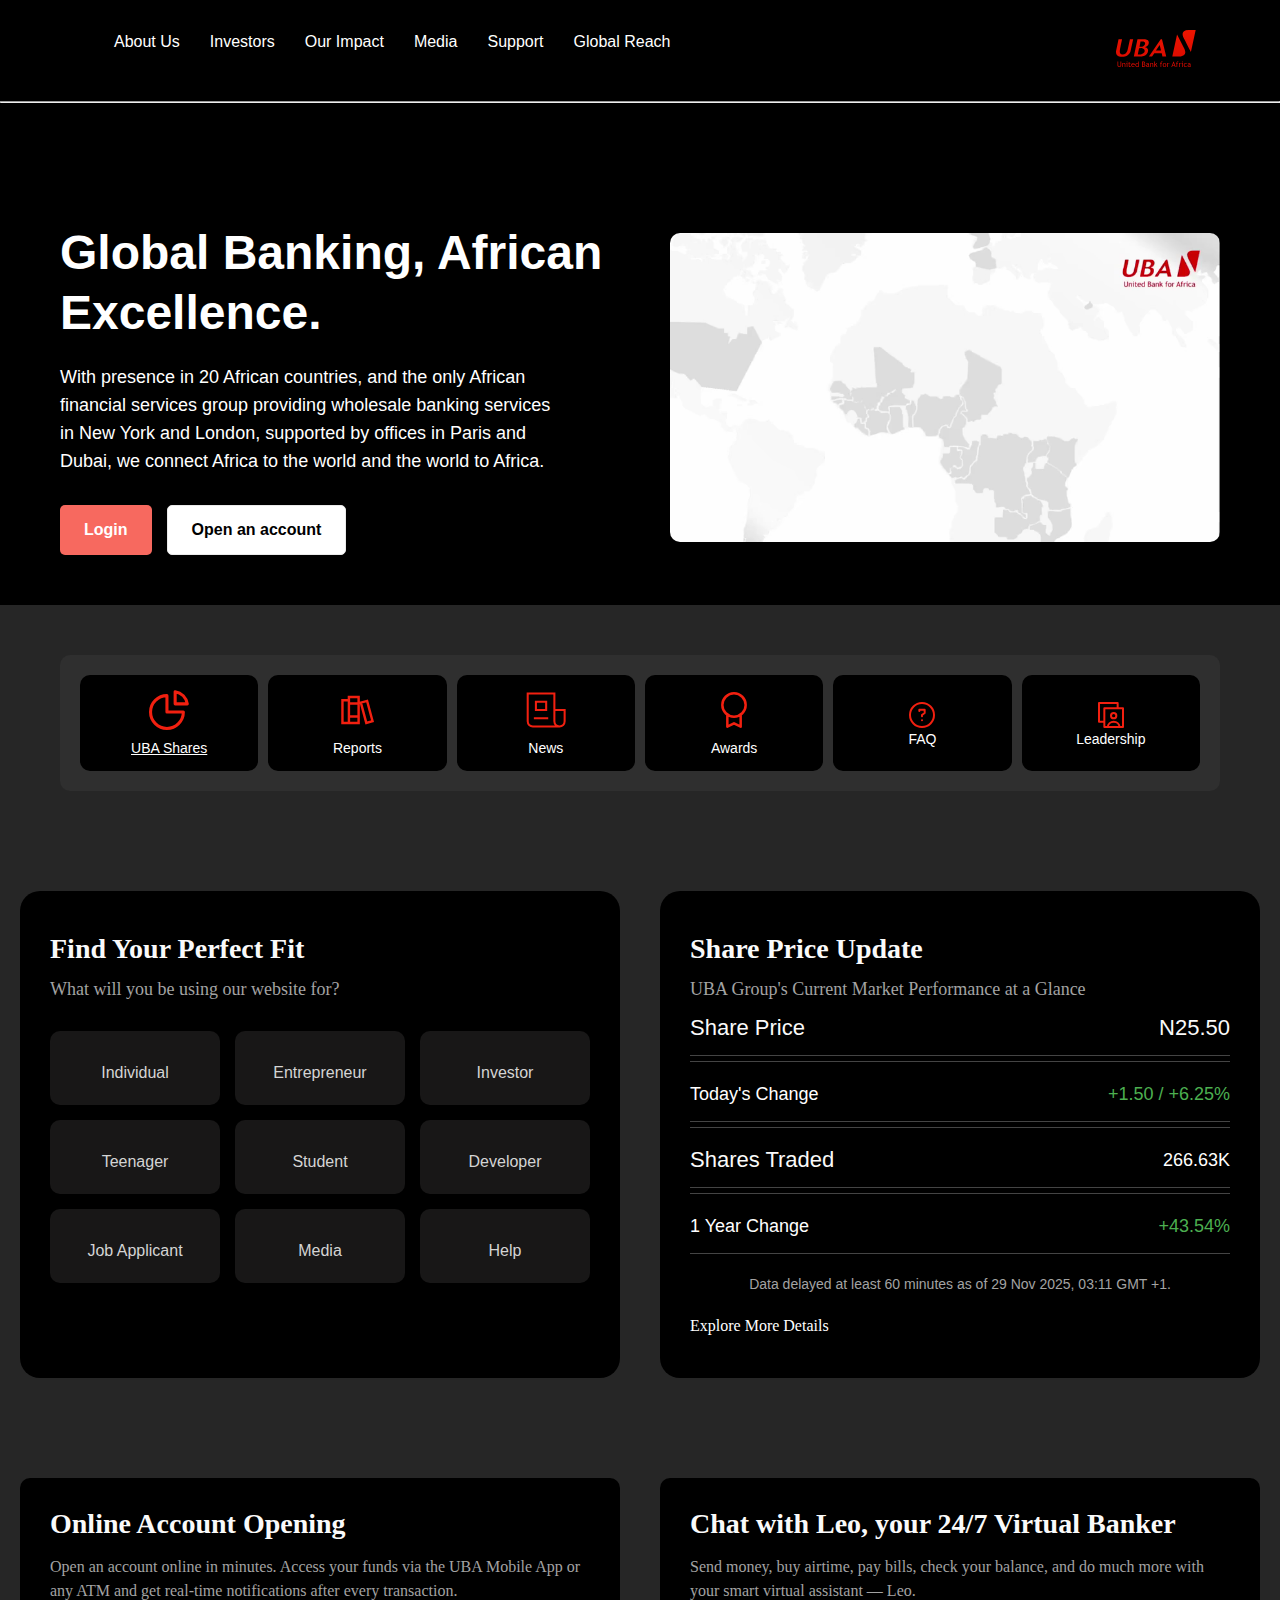
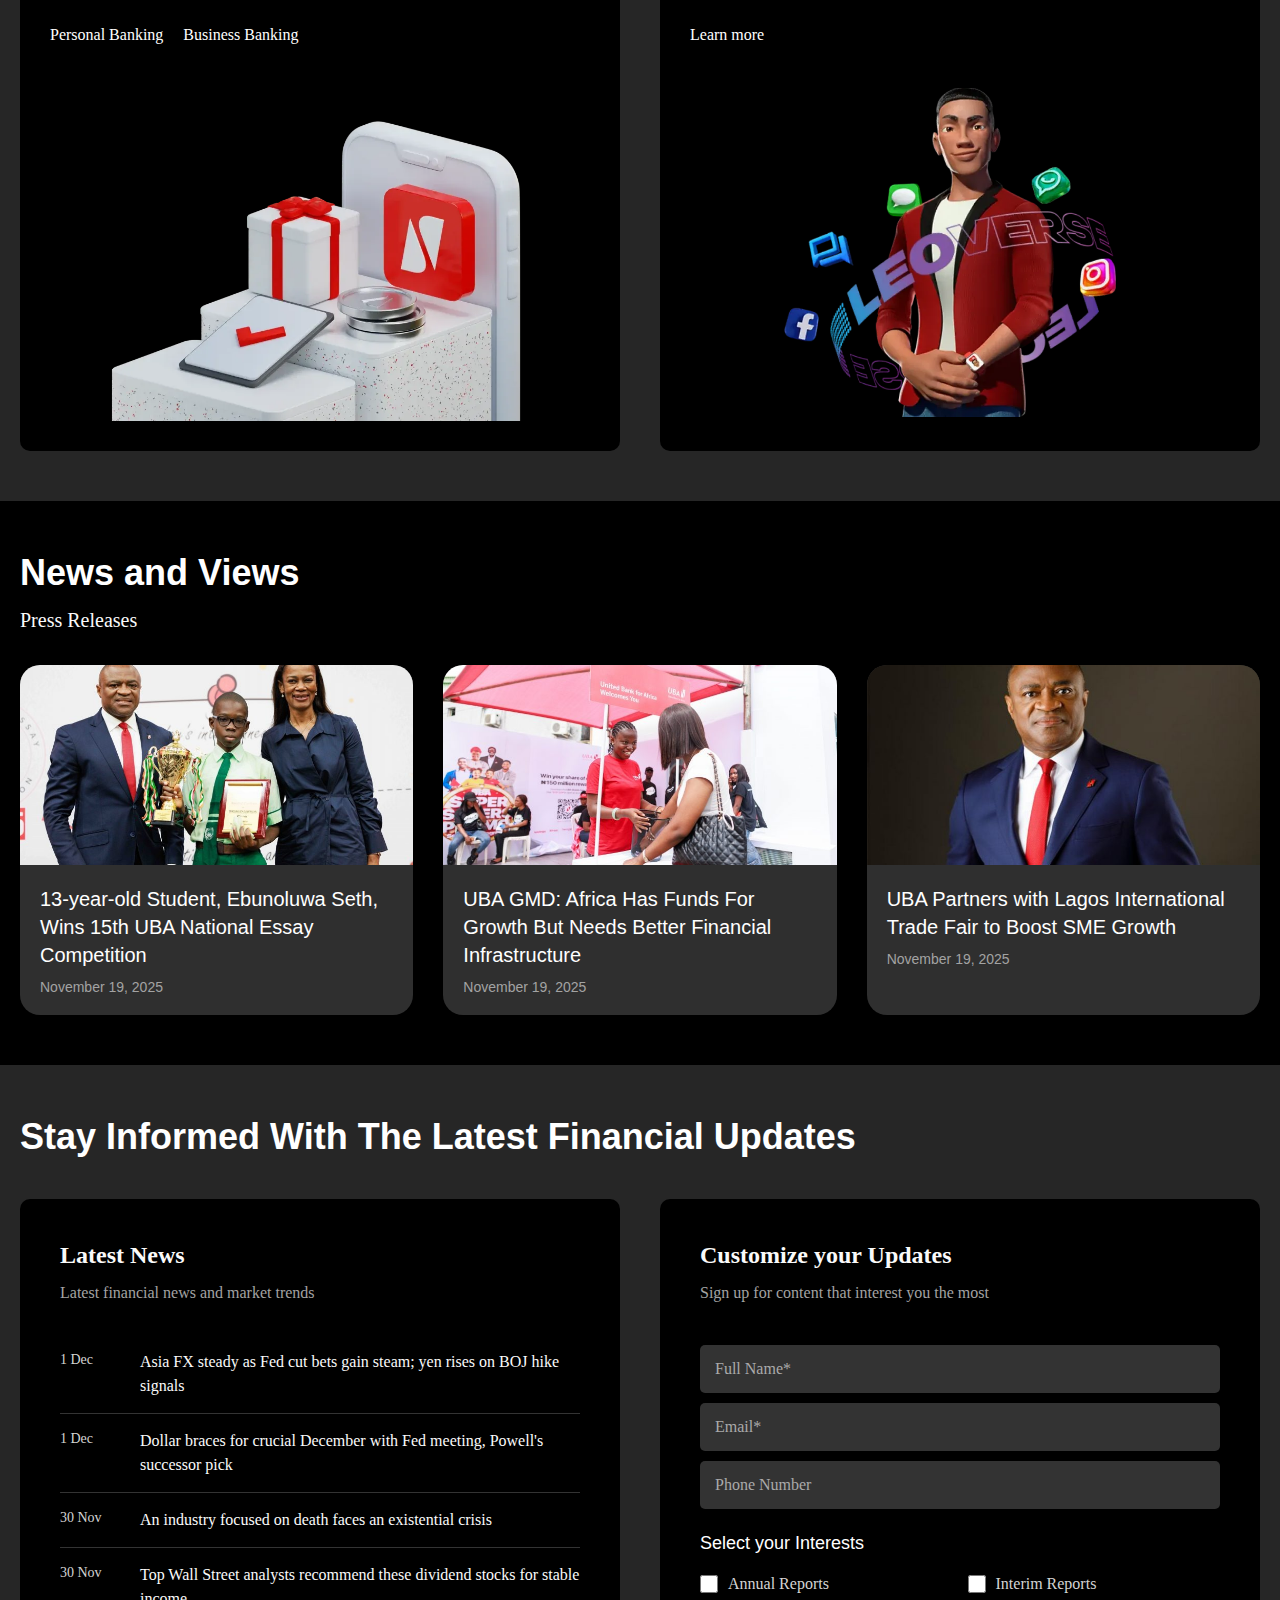
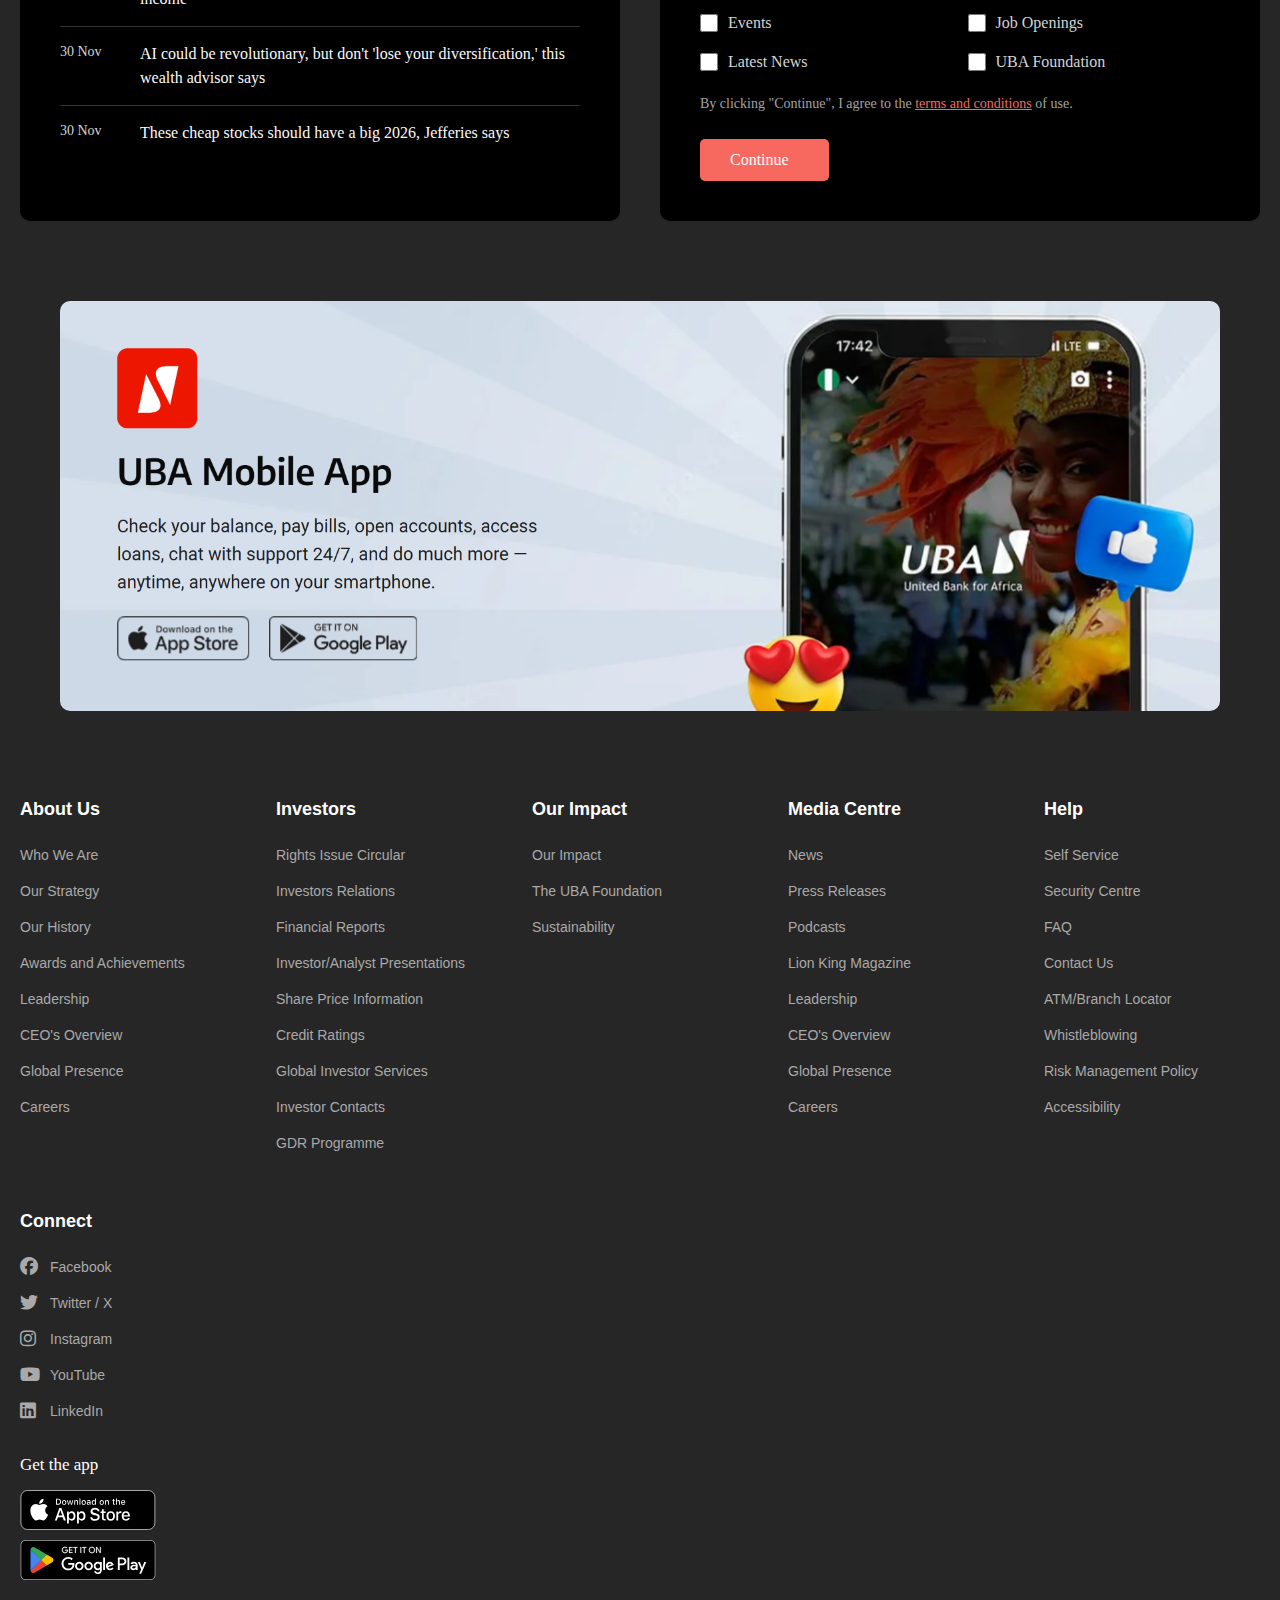
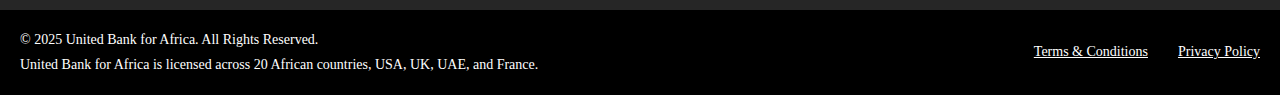
<file: index.html>
<!DOCTYPE html>
<html lang="en">

<head>
    <meta charset="UTF-8">
    <meta name="viewport" content="width=device-width, initial-scale=1.0">
    <link rel="stylesheet" href="./additional/index.css">
    <link rel="stylesheet" href="https://microsoft.github.io/vscode-codicons/dist/codicon.css">
    <link rel="stylesheet" href="https://cdnjs.cloudflare.com/ajax/libs/font-awesome/6.4.0/css/all.min.css">
    <title>UBA - United Bank for Africa</title>
</head>

<body>
    <header>
        <div class="header-container">
            <div class="header-div-container">
                <div class="header-div-one">
                    <i class="codicon codicon-home" style="color: #F5F5F5; font-size: 18px;"></i>
                    <div class="d-drop">
                        <span style="display: flex;"> <a class="about-us" href=""><span>About Us</span></a><i
                                class="codicon codicon-chevron-down"
                                style="color: #F5F5F5; font-size: 18px;"></i></span>
                        <div class="dropdown">
                            <div class="dropdown-flex">
                                <div>
                                    <div class="who-we-are-flex">
                                        <div class="who-we-are">
                                            <div class="ok">
                                                <h4 class="who-we-are-h4">Who We Are</h4>
                                                <p class="who-we-are-p">Africa's Global Bank; 24 countries, 4 continents
                                                    and over 1,000 branches.</p>
                                            </div>
                                        </div>
                                        <div class="who-we-are">
                                            <div class="ok">
                                                <h4 class="who-we-are-h4">CEO's Overview</h4>
                                                <p class="who-we-are-p">Get insights and strategic vision from our CEO.
                                                </p>
                                            </div>
                                        </div>
                                        <div class="who-we-are">
                                            <div class="ok">
                                                <h4 class="who-we-are-h4">Our History</h4>
                                                <p class="who-we-are-p">Our journey from foundation to industry
                                                    leadership.</p>
                                            </div>
                                        </div>
                                    </div>
                                    <div class="who-we-are-flex-two">
                                        <div class="who-we-are">
                                            <div class="ok">
                                                <h4 class="who-we-are-h4">Awards and Achievements</h4>
                                                <p class="who-we-are-p">Recognitions for our excellent financial
                                                    services since 1949.</p>
                                            </div>
                                        </div>
                                        <div class="who-we-are">
                                            <div class="ok">
                                                <h4 class="who-we-are-h4">Leadership</h4>
                                                <p class="who-we-are-p">Our leadership comprises globally respected
                                                    experts shaping International Finance.</p>
                                            </div>
                                        </div>
                                        <div class="who-we-are">
                                            <div class="ok">
                                                <a class="who-we-are-h4" href="./strategy/index.html">Our Strategy</a>
                                                <p class="who-we-are-p">At UBA Group, strategy means value for
                                                    customers, shareholders, and communities everywhere we operate.</p>
                                            </div>
                                        </div>
                                    </div>
                                </div>
                                <div class="dropdown-link">
                                    <p class="Quick-links">Quick links</p>
                                    <div class="global-presence">
                                        <a class="glo" href="">Global Presence</a>
                                    </div>
                                    <div class="global-presence">
                                        <a class="glo" href="">Africa Day 2024</a>
                                    </div>
                                    <div class="global-presence">
                                        <a class="glo" href="./header/index.html">Special Projects</a>
                                    </div>
                                </div>
                            </div>
                        </div>
                    </div>
                    <div>
                        <a class="Investors" href="">Investors <i class="codicon codicon-chevron-down"
                                style="color: #F5F5F5; font-size: 10px;"></i></a>
                        <div class="dropdown">
                            <div class="dropdown-flex">
                                <div>
                                    <div class="who-we-are-flex">
                                        <div class="who-we-are">
                                            <div class="ok">
                                                <h4 class="who-we-are-h4">Investors Relations</h4>
                                                <p class="who-we-are-p">Explore UBA Group's financial reports and
                                                    insights designed to inform shareholders and investors.</p>
                                            </div>
                                        </div>
                                        <div class="who-we-are">
                                            <div class="ok">
                                                <h4 class="who-we-are-h4">Financial Reports</h4>
                                                <p class="who-we-are-p">Our full range of financial statements and
                                                    reports.</p>
                                            </div>
                                        </div>
                                        <div class="who-we-are">
                                            <div class="ok">
                                                <h4 class="who-we-are-h4">Investor/Analyst Presentations</h4>
                                                <p class="who-we-are-p">Key insights and financial overviews for
                                                    stakeholders from analysts.</p>
                                            </div>
                                        </div>
                                    </div>
                                </div>
                                <div class="dropdown-link">
                                    <p class="Quick-links">Quick links</p>
                                    <div class="global-presence">
                                        <a class="glo" href="">Credit Ratings</a>
                                    </div>
                                    <div class="global-presence">
                                        <a class="glo" href="">63rd AGM 2025</a>
                                    </div>
                                </div>
                            </div>
                        </div>
                    </div>
                    <div>
                        <a class="Impact" href="">Our Impact <i class="codicon codicon-chevron-down"
                                style="color: #F5F5F5; font-size: 10px;"></i></a>
                        <div class="dropdown">
                            <div class="dropdown-flex">
                                <div>
                                    <div class="who-we-are-flex">
                                        <div class="who-we-are">
                                            <div class="ok">
                                                <h4 class="who-we-are-h4">Our Impact</h4>
                                                <p class="who-we-are-p">Our community development and sustainability
                                                    initiatives.</p>
                                            </div>
                                        </div>
                                        <div class="who-we-are">
                                            <div class="ok">
                                                <h4 class="who-we-are-h4">UBA Foundation</h4>
                                                <p class="who-we-are-p">
                                                    Empowering communities through education and economic development.
                                                </p>
                                            </div>
                                        </div>
                                        <div class="who-we-are">
                                            <div class="ok">
                                                <h4 class="who-we-are-h4">Sustainability</h4>
                                                <p class="who-we-are-p">Eco-friendly initiatives to reduce our
                                                    environmental footprint.</p>
                                            </div>
                                        </div>
                                    </div>
                                </div>
                                <div class="dropdown-link">
                                    <p class="Quick-links">Quick links</p>
                                    <div class="global-presence">
                                        <a class="glo" href="">Trade Products</a>
                                    </div>
                                    <div class="global-presence">
                                        <a class="glo" href="">Sustainability Report 2023</a>
                                    </div>
                                </div>
                            </div>
                        </div>
                    </div>
                    <div>
                        <a class="Media" href="">Media <i class="codicon codicon-chevron-down"
                                style="color: #F5F5F5; font-size: 10px;"></i></a>
                        <div class="dropdown">
                            <div class="dropdown-flex">
                                <div>
                                    <div class="who-we-are-flex">
                                        <div class="who-we-are">
                                            <div class="ok">
                                                <h4 class="who-we-are-h4">Media Centre</h4>
                                                <p class="who-we-are-p">
                                                    Latest news, media releases, opinions, images and videos from UBA.
                                                </p>
                                            </div>
                                        </div>
                                        <div class="who-we-are">
                                            <div class="ok">
                                                <h4 class="who-we-are-h4">The Lion King Online</h4>
                                                <p class="who-we-are-p">Lion King Online is our quarterly in-house
                                                    publication. </p>
                                            </div>
                                        </div>
                                        <div class="who-we-are">
                                            <div class="ok">
                                                <h4 class="who-we-are-h4">Press Releases</h4>
                                                <p class="who-we-are-p">Discover recent news and updates in our latest
                                                    press releases.</p>
                                            </div>
                                        </div>
                                    </div>
                                </div>
                                <div class="dropdown-link">
                                    <div class="global-presence">
                                        <a class="glo" href="">Blog</a>
                                    </div>
                                    <div class="global-presence">
                                        <a class="glo" href="">Podcasts</a>
                                    </div>
                                    <div class="global-presence">
                                        <a class="glo" href="">Events</a>
                                    </div>
                                </div>
                            </div>
                        </div>
                    </div>
                    <div>
                        <a class="Support" href="">Support <i class="codicon codicon-chevron-down"
                                style="color: #F5F5F5; font-size: 10px;"></i></a>
                        <div class="dropdown">
                            <div class="dropdown-flex">
                                <div>
                                    <div class="who-we-are-flex">
                                        <div class="who-we-are">
                                            <div class="ok">
                                                <h4 class="who-we-are-h4">Help</h4>
                                                <p class="who-we-are-p">Find the answers and guidance you need in our
                                                    Help center.</p>
                                            </div>
                                        </div>
                                        <div class="who-we-are">
                                            <div class="ok">
                                                <h4 class="who-we-are-h4">Self Service</h4>
                                                <p class="who-we-are-p">Access our self-service portal for account
                                                    management and support.
                                                </p>
                                            </div>
                                        </div>
                                        <div class="who-we-are">
                                            <div class="ok">
                                                <h4 class="who-we-are-h4">Frequently Asked Questions</h4>
                                                <p class="who-we-are-p">Get instant help by browsing through our
                                                    detailed FAQs.</p>
                                            </div>
                                        </div>
                                    </div>
                                </div>
                                <div class="dropdown-link">
                                    <p class="Quick-links">Quick links</p>
                                    <div class="global-presence">
                                        <a class="glo" href="">Security Centre</a>
                                    </div>
                                    <div class="global-presence">
                                        <a class="glo" href="">Contact Us</a>
                                    </div>
                                </div>
                            </div>
                        </div>
                    </div>
                    <div>
                        <a class="Global" href="">Global Reach</a>
                    </div>
                    <i class="codicon codicon-search"
                        style="color: rgb(196, 63, 63); font-size: 20px; cursor: pointer;"></i>
                    <!-- <img src="../uba images/global.svg" alt="" style="width: 20px; cursor: pointer;"> -->
                </div>
                <div class="header-div-two">
                    <img class="uba-logo" src="./uba images/imgi_97_UBA-Logo.svg" alt="UBA Logo">
                </div>
            </div>
        </div>
        <hr class="hr">
    </header>
    <!-- Hero Section -->
    <section class="hero-section">
        <div class="flex-three">
            <div class="hero-content">
                <h1 class="first-h1">Global Banking, African Excellence.</h1>
                <p class="second-p">With presence in 20 African countries, and the only African financial services group
                    providing wholesale banking services in New York and London, supported by offices in Paris and
                    Dubai, we connect Africa to the world and the world to Africa.</p>
                <div class="bt-one">
                    <button class="Login">Login</button>
                    <button class="open-an-account">Open an account</button>
                </div>
            </div>
            <div class="uba-image">
                <div class="video-placeholder">
                    <video>
                        <source src="./uba images/United Bank for Africa.mkv" type="">
                    </video>
                </div>
            </div>
        </div>
    </section>

    <!-- Quick Links Section -->
    <section class="quick-links-section">
        <div class="all-container">
            <div class="container">
                <div class="share-container">
                    <img class="img-one" src="./uba images/download.svg" alt="Shares Icon">
                    <a class="uba-shares" href="./CONTACT/index.html">UBA Shares</a>
                </div>
                <div class="share-container">
                    <img class="img-one" src="./uba images/download (3).svg" alt="Reports Icon">
                    <p class="uba-shares">Reports</p>
                </div>
                <div class="share-container">
                    <img class="img-one" src="./uba images/download (2).svg" alt="News Icon">
                    <p class="uba-shares">News</p>
                </div>
                <div class="share-container">
                    <img class="img-one" src="./uba images/download (6).svg" alt="Awards Icon">
                    <p class="uba-shares">Awards</p>
                </div>
                <div class="share-container">
                    <img src="./uba images/download (5).svg" alt="FAQ Icon">
                    <p class="uba-shares">FAQ</p>
                </div>
                <div class="share-container">
                    <img src="./uba images/download (4).svg" alt="Leadership Icon">
                    <p class="uba-shares">Leadership</p>
                </div>
            </div>
        </div>
    </section>

    <!-- Features Section -->
    <section class="features-section">
        <div class="features-container">
            <div class="fit-section">
                <div class="main-color-div">
                    <div class="fit-div">
                        <div class="find-h2-p">
                            <h2 class="fit-h2">Find Your Perfect Fit</h2>
                            <p class="fit-p">What will you be using our website for?</p>
                        </div>
                        <div class="indivdual-grid">
                            <div class="indivdual">
                                <i class="codicon codicon-home feature-icon"></i>
                                <p class="indivdual-p">Individual</p>
                            </div>
                            <div class="indivdual">
                                <i class="codicon codicon-terminal-cmd feature-icon"></i>
                                <p class="indivdual-p">Entrepreneur</p>
                            </div>
                            <div class="indivdual">
                                <i class="codicon codicon-split-horizontal feature-icon"></i>
                                <p class="indivdual-p">Investor</p>
                            </div>
                            <div class="indivdual">
                                <i class="codicon codicon-person feature-icon"></i>
                                <p class="indivdual-p">Teenager</p>
                            </div>
                            <div class="indivdual">
                                <i class="codicon codicon-symbol-method feature-icon"></i>
                                <p class="indivdual-p">Student</p>
                            </div>
                            <div class="indivdual">
                                <i class="codicon codicon-organization feature-icon"></i>
                                <p class="indivdual-p">Developer</p>
                            </div>
                            <div class="indivdual">
                                <i class="codicon codicon-repo-clone feature-icon"></i>
                                <p class="indivdual-p">Job Applicant</p>
                            </div>
                            <div class="indivdual">
                                <i class="codicon codicon-server feature-icon"></i>
                                <p class="indivdual-p">Media</p>
                            </div>
                            <div class="indivdual">
                                <i class="codicon codicon-rocket feature-icon"></i>
                                <p class="indivdual-p">Help</p>
                            </div>
                        </div>
                    </div>
                </div>
            </div>

            <div class="share-price-section">
                <div class="main-color-div-two">
                    <div class="fit-div">
                        <h2 class="fit-h2">Share Price Update</h2>
                        <p class="fit-p">UBA Group's Current Market Performance at a Glance</p>
                        <div class="share-prize-flex">
                            <p class="share-prize-p">Share Price</p>
                            <p class="share-prize-p">N25.50</p>
                        </div>
                        <hr class="divider">
                        <div class="share-prize-flex">
                            <p class="share-prize-second-p-">Today's Change</p>
                            <p class="share-prize-second-p- positive">+1.50 / +6.25%</p>
                        </div>
                        <hr class="divider">
                        <div class="share-prize-flex">
                            <p class="share-prize-p">Shares Traded</p>
                            <p class="share-prize-second-p-">266.63K</p>
                        </div>
                        <hr class="divider">
                        <div class="share-prize-flex">
                            <p class="share-prize-second-p-">1 Year Change</p>
                            <p class="share-prize-second-p- positive">+43.54%</p>
                        </div>
                        <p class="fit-p-two">Data delayed at least 60 minutes as of 29 Nov 2025, 03:11 GMT +1.</p>
                        <div class="Explore">
                            <a class="explore-more-details-a" href="#">Explore More Details<i
                                    class="codicon codicon-chevron-right"
                                    style="color: #F5F5F5; font-size: 15px;"></i></a>
                        </div>
                    </div>
                </div>
            </div>
        </div>
    </section>

    <!-- Services Section -->
    <section class="services-section">
        <div class="leo-flex">
            <div class="banking">
                <div class="abi">
                    <h2 class="first-h2">Online Account Opening</h2>
                    <p class="abi-p">Open an account online in minutes. Access your funds via the UBA Mobile App or any
                        ATM and get real-time notifications after every transaction.</p>
                    <div class="container-flex">
                        <a class="first-a" href="#">Personal Banking <i class="codicon codicon-chevron-right"
                                style="color: #F5F5F5; font-size: 15px;"></i></a>
                        <a class="second-a" href="#">Business Banking <i class="codicon codicon-chevron-right"
                                style="color: #F5F5F5; font-size: 15px;"></i></a>
                    </div>
                </div>
                <img class="Opening" src="./uba images/imgi_121_account-opening-1-1024x623.webp" alt="Account Opening">
            </div>

            <div class="banking-two">
                <div class="abi-two">
                    <h2 class="second-h2">Chat with Leo, your 24/7 Virtual Banker</h2>
                    <p class="abi-secondp">Send money, buy airtime, pay bills, check your balance, and do much more with
                        your smart virtual assistant — Leo.</p>
                    <div class="container-flextwo">
                        <a class="third-a" href="#">Learn more <i class="codicon codicon-chevron-right"
                                style="color: #F5F5F5; font-size: 12px;"></i></a>
                    </div>
                </div>
                <div class="Opening-two-div">
                    <img class="Opening-two" src="./uba images/imgi_124_chat_leo-1024x623.webp"
                        alt="Leo Chat Assistant">
                </div>
            </div>
        </div>
    </section>

    <!-- News Section -->
    <section class="news-section">
        <div class="news-div">
            <h1 class="news-and-views-h1">News and Views</h1>
            <p class="news-p">Press Releases</p>
            <div class="news-grid">
                <div class="news-card">
                    <div class="news-image">
                        <img class="wrapper-img" src="./uba images/imgi_14_UBA-NEC-01-768x512.jpg"
                            alt="UBA Student Award">
                    </div>
                    <div class="textbox">
                        <p class="sqi">13-year-old Student, Ebunoluwa Seth, Wins 15th UBA National Essay Competition</p>
                        <p class="november">November 19, 2025</p>
                    </div>
                </div>

                <div class="news-card">
                    <div class="news-image">
                        <img class="wrapper-img" src="./uba images/imgi_16_LITF-768x512.jpg" alt="UBA GMD Speech">
                    </div>
                    <div class="textbox">
                        <p class="sqi">UBA GMD: Africa Has Funds For Growth But Needs Better Financial Infrastructure
                        </p>
                        <p class="november">November 19, 2025</p>
                    </div>
                </div>

                <div class="news-card">
                    <div class="news-image">
                        <img class="wrapper-img" src="./uba images/imgi_15_Oliver-Alawuba-768x512.jpg"
                            alt="UBA LITF Event">
                    </div>
                    <div class="textbox">
                        <p class="sqi">UBA Partners with Lagos International Trade Fair to Boost SME Growth</p>
                        <p class="november">November 19, 2025</p>
                    </div>
                </div>
            </div>
        </div>
    </section>

    <!-- Updates Section -->
    <section class="updates-section">
        <div class="stay-fit-div-t">
            <h1 class="stay-h1">Stay Informed With The Latest Financial Updates</h1>
        </div>
        <div class="stay-fit-div">
            <div class="stay-fit-div-black">
                <div class="internal-stay-fit-div">
                    <h2 class="Latest">Latest News</h2>
                    <p class="trends">Latest financial news and market trends</p>

                    <div class="news-item">
                        <div class="dec-flex">
                            <p class="dec">1 Dec</p>
                            <p class="asia">Asia FX steady as Fed cut bets gain steam; yen rises on BOJ hike signals</p>
                        </div>
                    </div>

                    <div class="news-item">
                        <div class="dec-flex">
                            <p class="dec">1 Dec</p>
                            <p class="asia">Dollar braces for crucial December with Fed meeting, Powell's successor pick
                            </p>
                        </div>
                    </div>

                    <div class="news-item">
                        <div class="dec-flex">
                            <p class="dec">30 Nov</p>
                            <p class="asia">An industry focused on death faces an existential crisis</p>
                        </div>
                    </div>

                    <div class="news-item">
                        <div class="dec-flex">
                            <p class="dec">30 Nov</p>
                            <p class="asia">Top Wall Street analysts recommend these dividend stocks for stable income
                            </p>
                        </div>
                    </div>

                    <div class="news-item">
                        <div class="dec-flex">
                            <p class="dec">30 Nov</p>
                            <p class="asia">AI could be revolutionary, but don't 'lose your diversification,' this
                                wealth advisor says</p>
                        </div>
                    </div>

                    <div class="news-item">
                        <div class="dec-flex">
                            <p class="dec">30 Nov</p>
                            <p class="asia">These cheap stocks should have a big 2026, Jefferies says</p>
                        </div>
                    </div>
                </div>
            </div>

            <div class="stay-fit-div-black">
                <div class="internal-stay-fit-div">
                    <h2 class="Latest">Customize your Updates</h2>
                    <p class="trends">Sign up for content that interest you the most</p>
                    <form action="#" class="subscription-form">
                        <input class="full-name" type="text" id="name" name="fullname" required
                            placeholder="Full Name*">
                        <input class="full-name" type="email" id="email" name="email" required placeholder="Email*">
                        <input class="full-name" type="tel" id="phone" name="phone" placeholder="Phone Number">
                        <h3 class="select">Select your Interests</h3>

                        <div class="interest-grid">
                            <div class="interest-item">
                                <input class="checkbox" type="checkbox" id="reports">
                                <label class="kkk" for="reports">Annual Reports</label>
                            </div>
                            <div class="interest-item">
                                <input class="checkbox" type="checkbox" id="interim">
                                <label class="kkk" for="interim">Interim Reports</label>
                            </div>
                            <div class="interest-item">
                                <input class="checkbox" type="checkbox" id="events">
                                <label class="kkk" for="events">Events</label>
                            </div>
                            <div class="interest-item">
                                <input class="checkbox" type="checkbox" id="jobs">
                                <label class="kkk" for="jobs">Job Openings</label>
                            </div>
                            <div class="interest-item">
                                <input class="checkbox" type="checkbox" id="news">
                                <label class="kkk" for="news">Latest News</label>
                            </div>
                            <div class="interest-item">
                                <input class="checkbox" type="checkbox" id="foundation">
                                <label class="kkk" for="foundation">UBA Foundation</label>
                            </div>
                        </div>

                        <p class="form-p">By clicking "Continue", I agree to the <a class="terms" href="#">terms and
                                conditions</a> of use.</p>
                        <div class="form-submit">
                            <button type="submit" class="continue-btn">Continue <i
                                    class="codicon codicon-chevron-right"></i></button>
                        </div>
                    </form>
                </div>
            </div>
        </div>
    </section>
    <!-- Partners Section -->
    <section class="partners-section">
        <div class="partners-container">
            <img class="uba-google-image" src="./uba images/uba google img.png" alt="UBA Google Partners">
        </div>
    </section>

    <!-- Footer -->
    <footer>
        <div class="footer-padding">
            <div class="footer-grid">
                <div class="footer-column">
                    <h4 class="footer-about-us">About Us</h4>
                    <a href="#" class="footer-link">Who We Are</a>
                    <a href="#" class="footer-link">Our Strategy</a>
                    <a href="#" class="footer-link">Our History</a>
                    <a href="#" class="footer-link">Awards and Achievements</a>
                    <a href="#" class="footer-link">Leadership</a>
                    <a href="#" class="footer-link">CEO's Overview</a>
                    <a href="#" class="footer-link">Global Presence</a>
                    <a href="#" class="footer-link">Careers</a>
                </div>

                <div class="footer-column">
                    <h4 class="footer-about-us">Investors</h4>
                    <a href="#" class="footer-link">Rights Issue Circular</a>
                    <a href="#" class="footer-link">Investors Relations</a>
                    <a href="#" class="footer-link">Financial Reports</a>
                    <a href="#" class="footer-link">Investor/Analyst Presentations</a>
                    <a href="#" class="footer-link">Share Price Information</a>
                    <a href="#" class="footer-link">Credit Ratings</a>
                    <a href="#" class="footer-link">Global Investor Services</a>
                    <a href="#" class="footer-link">Investor Contacts</a>
                    <a href="#" class="footer-link">GDR Programme</a>
                </div>

                <div class="footer-column">
                    <h4 class="footer-about-us">Our Impact</h4>
                    <a href="#" class="footer-link">Our Impact</a>
                    <a href="#" class="footer-link">The UBA Foundation</a>
                    <a href="#" class="footer-link">Sustainability</a>
                </div>

                <div class="footer-column">
                    <h4 class="footer-about-us">Media Centre</h4>
                    <a href="#" class="footer-link">News</a>
                    <a href="#" class="footer-link">Press Releases</a>
                    <a href="#" class="footer-link">Podcasts</a>
                    <a href="#" class="footer-link">Lion King Magazine</a>
                    <a href="#" class="footer-link">Leadership</a>
                    <a href="#" class="footer-link">CEO's Overview</a>
                    <a href="#" class="footer-link">Global Presence</a>
                    <a href="#" class="footer-link">Careers</a>
                </div>

                <div class="footer-column">
                    <h4 class="footer-about-us">Help</h4>
                    <a href="#" class="footer-link">Self Service</a>
                    <a href="#" class="footer-link">Security Centre</a>
                    <a href="#" class="footer-link">FAQ</a>
                    <a href="./footer/index.html" class="footer-link">Contact Us</a>
                    <a href="#" class="footer-link">ATM/Branch Locator</a>
                    <a href="#" class="footer-link">Whistleblowing</a>
                    <a href="#" class="footer-link">Risk Management Policy</a>
                    <a href="#" class="footer-link">Accessibility</a>
                </div>

                <div class="footer-column">
                    <h4 class="footer-about-us">Connect</h4>
                    <a href="#" class="footer-link social-link"><i class="fab fa-facebook"></i> Facebook</a>
                    <a href="#" class="footer-link social-link"><i class="fab fa-twitter"></i> Twitter / X</a>
                    <a href="#" class="footer-link social-link"><i class="fab fa-instagram"></i> Instagram</a>
                    <a href="#" class="footer-link social-link"><i class="fab fa-youtube"></i> YouTube</a>
                    <a href="#" class="footer-link social-link"><i class="fab fa-linkedin"></i> LinkedIn</a>

                    <h4 class="footer-about-us_1">Get the app</h4>
                    <div class="app-badges">
                        <img src="./uba images/imgi_26_Mobile-app-store-badge-2.svg" alt="App Store">
                        <img src="./uba images/imgi_27_playstore.svg" alt="Google Play">
                    </div>
                </div>
            </div>
        </div>

        <div class="copywright-color">
            <div class="copywright-div">
                <div class="copyright-text">
                    <h2 class="copywright-h2">© 2025 United Bank for Africa. All Rights Reserved.</h2>
                    <h2 class="copywright_h2">United Bank for Africa is licensed across 20 African countries, USA, UK,
                        UAE, and France.</h2>
                </div>
                <div class="footer-links">
                    <a href="#" class="footer-legal-link">Terms & Conditions</a>
                    <a href="#" class="footer-legal-link">Privacy Policy</a>
                </div>
            </div>
        </div>
    </footer>

</body>

</html>
</file>
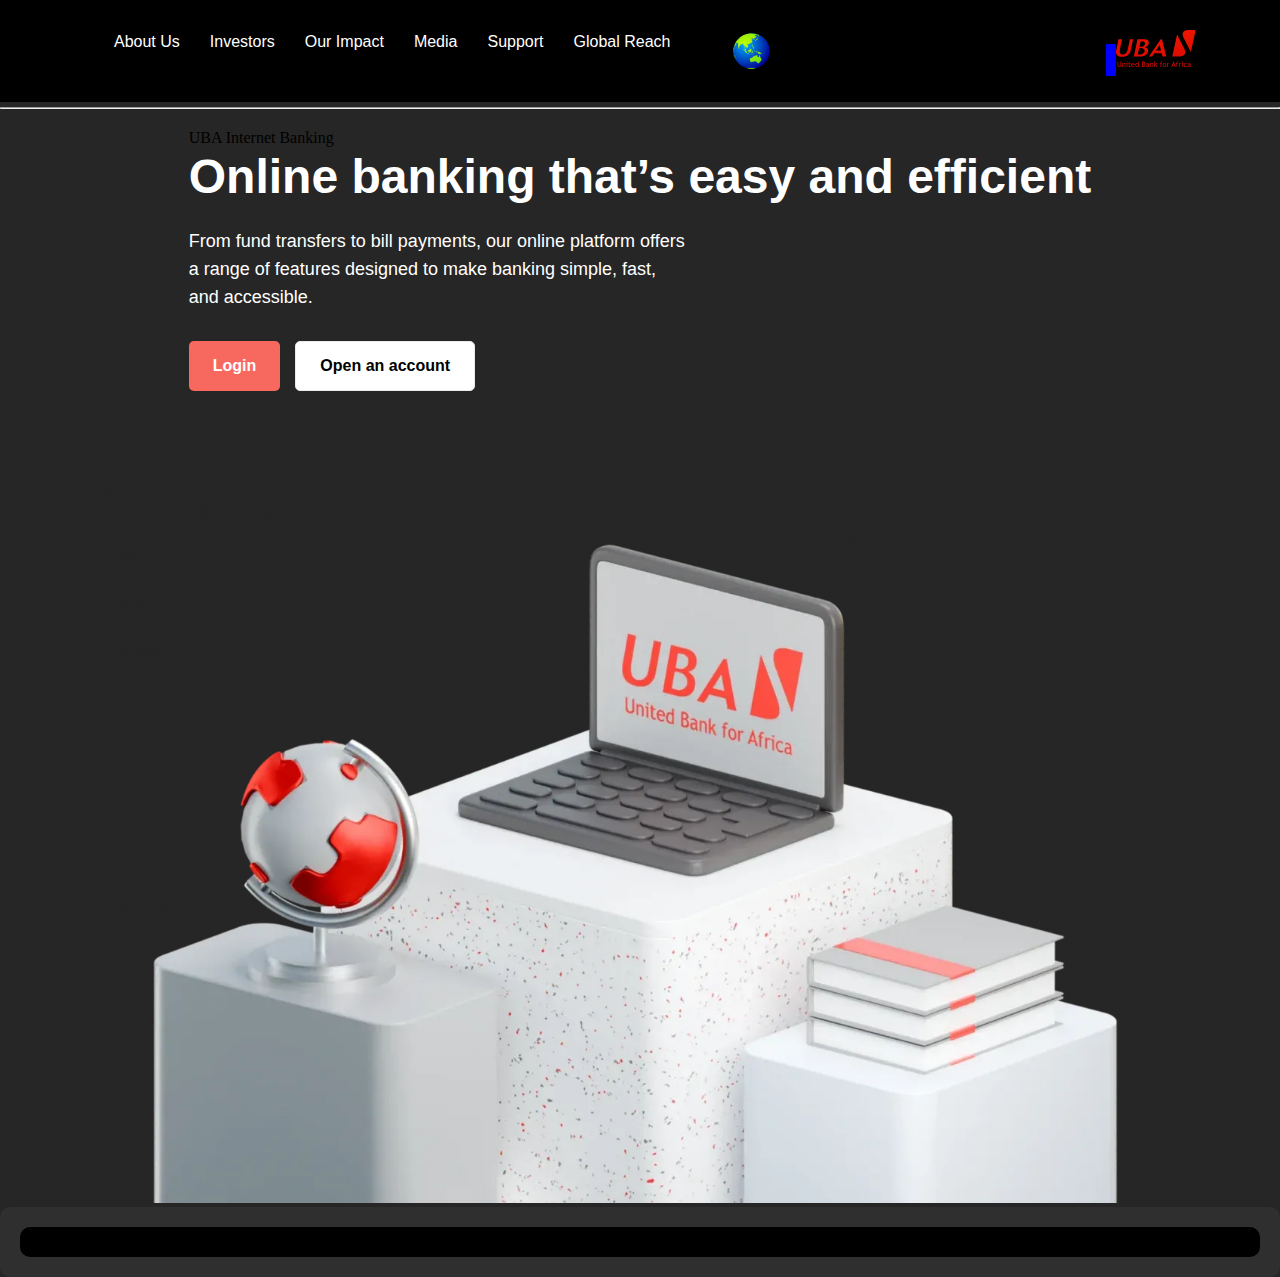
<file: additional/index.html>
<!DOCTYPE html>
<html lang="en">

<head>
    <meta charset="UTF-8">
    <meta name="viewport" content="width=device-width, initial-scale=1.0">
    <link rel="stylesheet" href="index.css">
    <link rel="stylesheet" href="https://microsoft.github.io/vscode-codicons/dist/codicon.css">
    <title>Document</title>
</head>

<body>
    <header>
        <div class="header-container">
            <div class="header-div-container">
                <div class="header-div-one">
                    <i class="codicon codicon-home" style="color: #F5F5F5; font-size: 20px;"></i>
                    <div>
                        <a class="about-us" href="">About Us <i class="codicon codicon-chevron-down"
                                style="color: #F5F5F5; font-size: 10px;"></i></a>
                    </div>
                    <div>
                        <a class="Investors" href="">Investors <i class="codicon codicon-chevron-down"
                                style="color: #F5F5F5; font-size: 10px;"></i></a>
                    </div>
                    <div>
                        <a class="Impact" href="">Our Impact <i class="codicon codicon-chevron-down"
                                style="color: #F5F5F5; font-size: 10px;"></i></a>
                    </div>
                    <div>
                        <a class="Media" href="">Media <i class="codicon codicon-chevron-down"
                                style="color: #F5F5F5; font-size: 10px;"></i></a>
                    </div>
                    <div>
                        <a class="Support" href="">Support <i class="codicon codicon-chevron-down"
                                style="color: #F5F5F5; font-size: 10px;"></i></a>
                    </div>
                    <div>
                        <a class="Global" href="">Global Reach <i class="codicon codicon-chevron-down"
                                style="color: #F5F5F5; font-size: 10px;"></i></a>
                    </div>
                    <i class="codicon codicon-search" style="color: rgb(196, 63, 63); font-size: 30px;"></i>
                    <img src="../uba images/global.svg" alt="">
                </div>
                <div class="header-div-two">
                    <!-- <div class="border-one"> -->
                    <i class="codicon codicon-lock-small"
                        style="color: red; font-size: 20px; border: thick solid blue;"></i>
                    <img class="uba-logo" src="../uba images/imgi_97_UBA-Logo.svg" alt="">
                    <!-- </div> -->

                </div>
            </div>
        </div>
        <hr style="color: blue; font-size: 20px; margin-top: 5px;">

    </header>
    <section>
        <div class="flex-three">
            <div class="first-img">
                <p class="first-p">UBA Internet Banking</p>
                <h1 class="first-h1">Online banking that’s easy and efficient</h1>
                <p class="second-p">From fund transfers to bill payments, our online platform offers a range of features
                    designed to make banking simple, fast, and accessible.</p>
                <div class="bt-one">
                    <button class="Login">Login</button>
                    <button class="open-an-account">Open an account</button>
                </div>
            </div>
            <div class="uba-image">
                <img class="ii" src="../uba images/imgi_100_internet-1536x995.webp" alt="">
            </div>
        </div>
        <div class="container">
            <div class="share-container">

            </div>
        </div>
    </section>
</body>

</html>
</file>
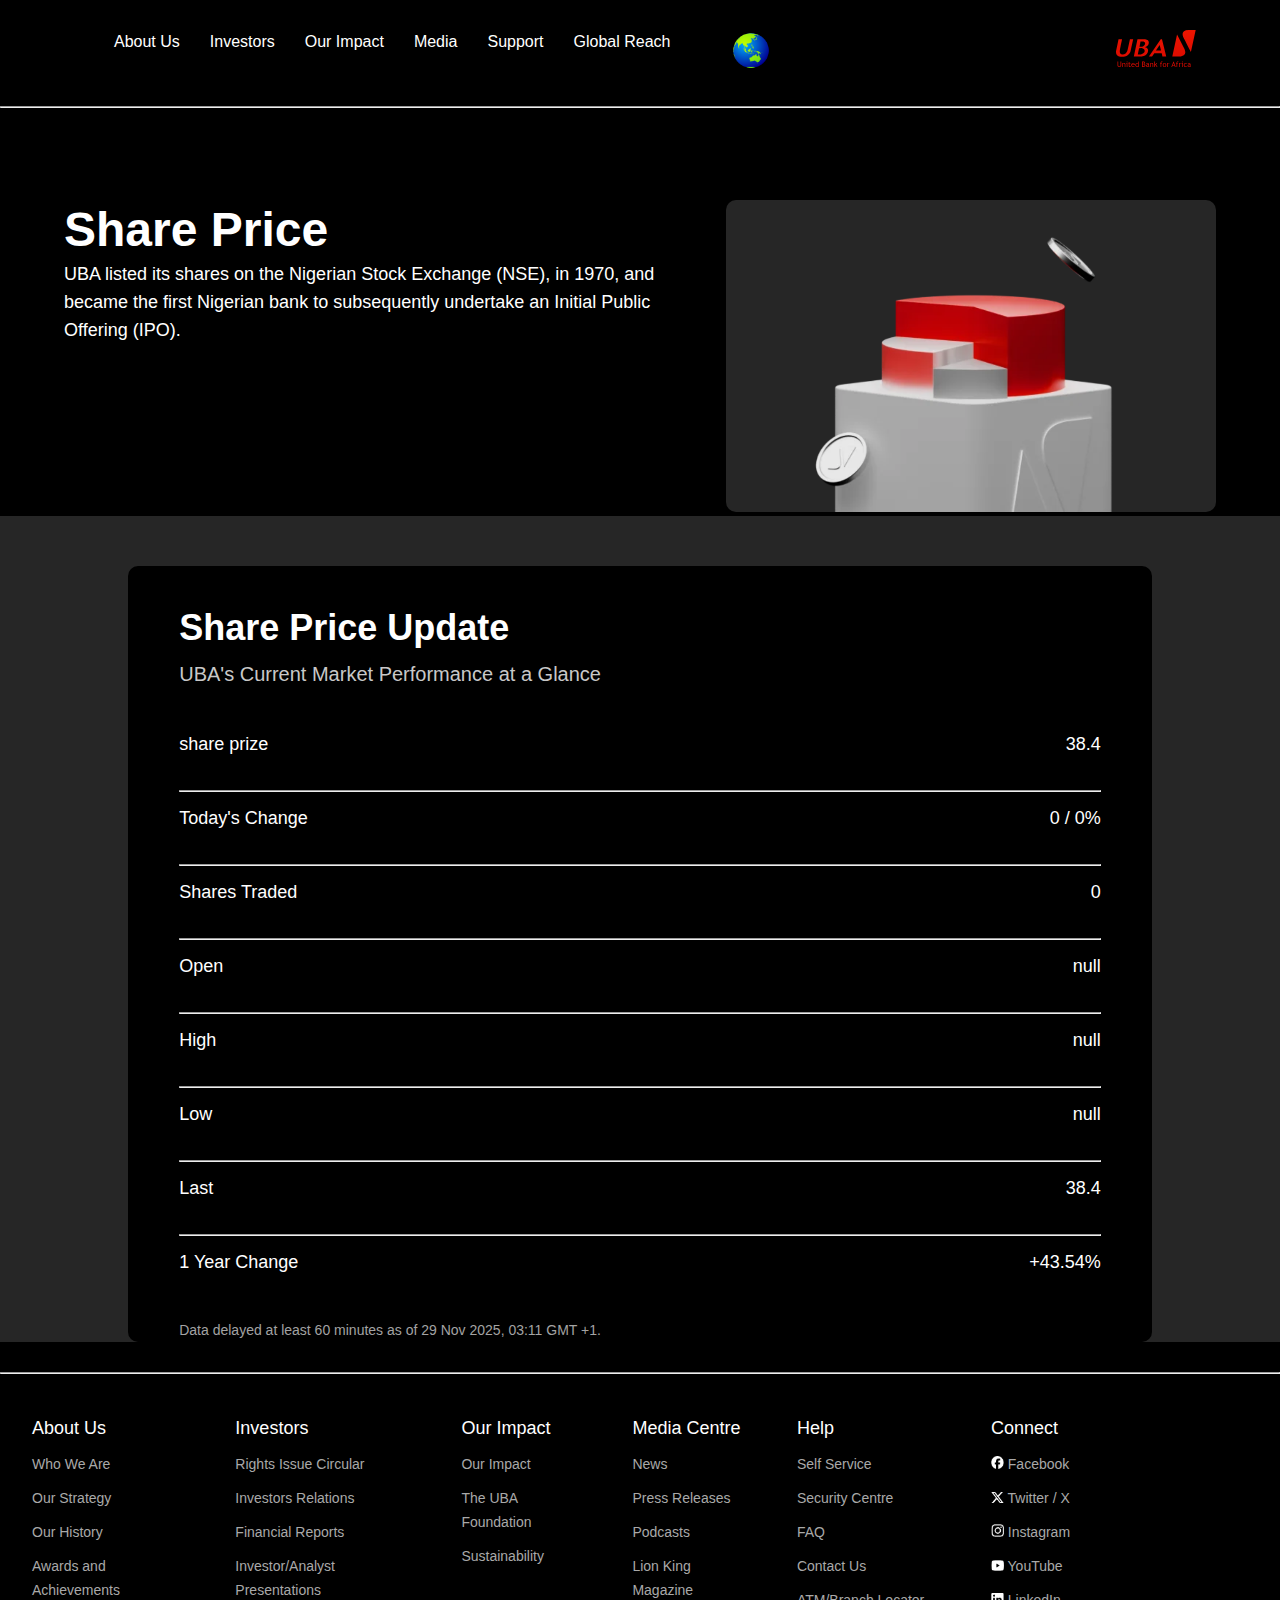
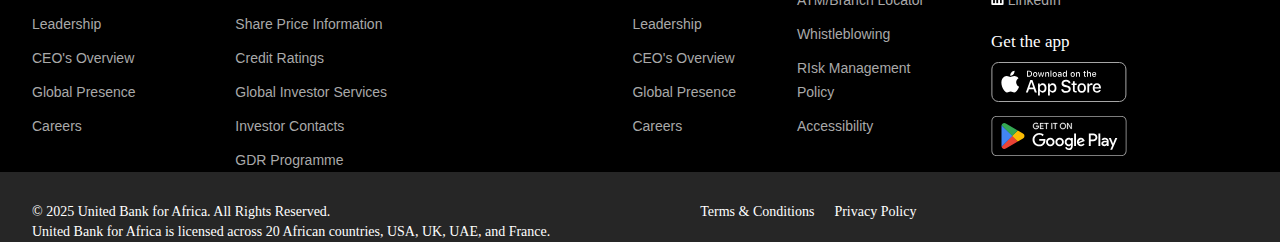
<file: CONTACT/index.html>
<!DOCTYPE html>
<html lang="en">

<head>
    <meta charset="UTF-8">
    <meta name="viewport" content="width=device-width, initial-scale=1.0">
    <title>Contact</title>
    <link rel="stylesheet" href="https://microsoft.github.io/vscode-codicons/dist/codicon.css">
    <link rel="stylesheet" href="./index.css">
</head>

<body>
    <header>
        <div class="header-container">
            <div class="header-div-container">
                <div class="header-div-one">
                    <i class="codicon codicon-home" style="color: #F5F5F5; font-size: 20px;"></i>
                    <div class="d-drop">
                        <span style="display: flex;"> <a class="about-us" href=""><span>About Us</span></a><i
                                class="codicon codicon-chevron-down"
                                style="color: #F5F5F5; font-size: 20px;"></i></span>
                        <div class="dropdown">
                            <div class="dropdown-flex">
                                <div>
                                    <div class="who-we-are-flex">
                                        <div class="who-we-are">
                                            <div class="ok">
                                                <h4 class="who-we-are-h4">Who We Are</h4>
                                                <p class="who-we-are-p">Africa's Global Bank; 24 countries, 4 continents
                                                    and over 1,000 branches.</p>
                                            </div>
                                        </div>
                                        <div class="who-we-are">
                                            <div class="ok">
                                                <h4 class="who-we-are-h4">CEO's Overview</h4>
                                                <p class="who-we-are-p">Get insights and strategic vision from our CEO.
                                                </p>
                                            </div>
                                        </div>
                                        <div class="who-we-are">
                                            <div class="ok">
                                                <h4 class="who-we-are-h4">Our History</h4>
                                                <p class="who-we-are-p">Our journey from foundation to industry
                                                    leadership.</p>
                                            </div>
                                        </div>
                                    </div>
                                    <div class="who-we-are-flex-two">
                                        <div class="who-we-are">
                                            <div class="ok">
                                                <h4 class="who-we-are-h4">Awards and Achievements</h4>
                                                <p class="who-we-are-p">Recognitions for our excellent financial
                                                    services since 1949.</p>
                                            </div>
                                        </div>
                                        <div class="who-we-are">
                                            <div class="ok">
                                                <h4 class="who-we-are-h4">Leadership</h4>
                                                <p class="who-we-are-p">Our leadership comprises globally respected
                                                    experts shaping International Finance.</p>
                                            </div>
                                        </div>
                                        <div class="who-we-are">
                                            <div class="ok">
                                                <h4 class="who-we-are-h4">Our Strategy</h4>
                                                <p class="who-we-are-p">At UBA Group, strategy means value for
                                                    customers, shareholders, and communities everywhere we operate.</p>
                                            </div>
                                        </div>
                                    </div>
                                </div>
                                <div class="dropdown-link">
                                    <p class="Quick-links">Quick links</p>
                                    <div class="global-presence">
                                        <a class="glo" href="">Global Presence</a>
                                    </div>
                                    <div class="global-presence">
                                        <a class="glo" href="">Africa Day 2024</a>
                                    </div>
                                    <div class="global-presence">
                                        <a class="glo" href="../header/index.html">Special Projects</a>
                                    </div>
                                </div>
                            </div>
                        </div>
                    </div>
                    <div>
                        <a class="Investors" href="">Investors <i class="codicon codicon-chevron-down"
                                style="color: #F5F5F5; font-size: 10px;"></i></a>
                        <div class="dropdown">
                            <div class="dropdown-flex">
                                <div>
                                    <div class="who-we-are-flex">
                                        <div class="who-we-are">
                                            <div class="ok">
                                                <h4 class="who-we-are-h4">Investors Relations</h4>
                                                <p class="who-we-are-p">Explore UBA Group's financial reports and
                                                    insights designed to inform shareholders and investors.</p>
                                            </div>
                                        </div>
                                        <div class="who-we-are">
                                            <div class="ok">
                                                <h4 class="who-we-are-h4">Financial Reports</h4>
                                                <p class="who-we-are-p">Our full range of financial statements and
                                                    reports.</p>
                                            </div>
                                        </div>
                                        <div class="who-we-are">
                                            <div class="ok">
                                                <h4 class="who-we-are-h4">Investor/Analyst Presentations</h4>
                                                <p class="who-we-are-p">Key insights and financial overviews for
                                                    stakeholders from analysts.</p>
                                            </div>
                                        </div>
                                    </div>
                                </div>
                                <div class="dropdown-link">
                                    <p class="Quick-links">Quick links</p>
                                    <div class="global-presence">
                                        <a class="glo" href="">Credit Ratings</a>
                                    </div>
                                    <div class="global-presence">
                                        <a class="glo" href="">63rd AGM 2025</a>
                                    </div>
                                </div>
                            </div>
                        </div>
                    </div>
                    <div>
                        <a class="Impact" href="">Our Impact <i class="codicon codicon-chevron-down"
                                style="color: #F5F5F5; font-size: 10px;"></i></a>
                        <div class="dropdown">
                            <div class="dropdown-flex">
                                <div>
                                    <div class="who-we-are-flex">
                                        <div class="who-we-are">
                                            <div class="ok">
                                                <h4 class="who-we-are-h4">Our Impact</h4>
                                                <p class="who-we-are-p">Our community development and sustainability
                                                    initiatives.</p>
                                            </div>
                                        </div>
                                        <div class="who-we-are">
                                            <div class="ok">
                                                <h4 class="who-we-are-h4">UBA Foundation</h4>
                                                <p class="who-we-are-p">
                                                    Empowering communities through education and economic development.
                                                </p>
                                            </div>
                                        </div>
                                        <div class="who-we-are">
                                            <div class="ok">
                                                <h4 class="who-we-are-h4">Sustainability</h4>
                                                <p class="who-we-are-p">Eco-friendly initiatives to reduce our
                                                    environmental footprint.</p>
                                            </div>
                                        </div>
                                    </div>
                                </div>
                                <div class="dropdown-link">
                                    <p class="Quick-links">Quick links</p>
                                    <div class="global-presence">
                                        <a class="glo" href="">Trade Products</a>
                                    </div>
                                    <div class="global-presence">
                                        <a class="glo" href="">Sustainability Report 2023</a>
                                    </div>
                                </div>
                            </div>
                        </div>
                    </div>
                    <div>
                        <a class="Media" href="">Media <i class="codicon codicon-chevron-down"
                                style="color: #F5F5F5; font-size: 10px;"></i></a>
                        <div class="dropdown">
                            <div class="dropdown-flex">
                                <div>
                                    <div class="who-we-are-flex">
                                        <div class="who-we-are">
                                            <div class="ok">
                                                <h4 class="who-we-are-h4">Media Centre</h4>
                                                <p class="who-we-are-p">
                                                    Latest news, media releases, opinions, images and videos from UBA.
                                                </p>
                                            </div>
                                        </div>
                                        <div class="who-we-are">
                                            <div class="ok">
                                                <h4 class="who-we-are-h4">The Lion King Online</h4>
                                                <p class="who-we-are-p">Lion King Online is our quarterly in-house
                                                    publication. </p>
                                            </div>
                                        </div>
                                        <div class="who-we-are">
                                            <div class="ok">
                                                <h4 class="who-we-are-h4">Press Releases</h4>
                                                <p class="who-we-are-p">Discover recent news and updates in our latest
                                                    press releases.</p>
                                            </div>
                                        </div>
                                    </div>
                                </div>
                                <div class="dropdown-link">
                                    <div class="global-presence">
                                        <a class="glo" href="">Blog</a>
                                    </div>
                                    <div class="global-presence">
                                        <a class="glo" href="">Podcasts</a>
                                    </div>
                                    <div class="global-presence">
                                        <a class="glo" href="">Events</a>
                                    </div>
                                </div>
                            </div>
                        </div>
                    </div>
                    <div>
                        <a class="Support" href="">Support <i class="codicon codicon-chevron-down"
                                style="color: #F5F5F5; font-size: 10px;"></i></a>
                        <div class="dropdown">
                            <div class="dropdown-flex">
                                <div>
                                    <div class="who-we-are-flex">
                                        <div class="who-we-are">
                                            <div class="ok">
                                                <h4 class="who-we-are-h4">Help</h4>
                                                <p class="who-we-are-p">Find the answers and guidance you need in our
                                                    Help center.</p>
                                            </div>
                                        </div>
                                        <div class="who-we-are">
                                            <div class="ok">
                                                <h4 class="who-we-are-h4">Self Service</h4>
                                                <p class="who-we-are-p">Access our self-service portal for account
                                                    management and support.
                                                </p>
                                            </div>
                                        </div>
                                        <div class="who-we-are">
                                            <div class="ok">
                                                <h4 class="who-we-are-h4">Frequently Asked Questions</h4>
                                                <p class="who-we-are-p">Get instant help by browsing through our
                                                    detailed FAQs.</p>
                                            </div>
                                        </div>
                                    </div>
                                </div>
                                <div class="dropdown-link">
                                    <p class="Quick-links">Quick links</p>
                                    <div class="global-presence">
                                        <a class="glo" href="">Security Centre</a>
                                    </div>
                                    <div class="global-presence">
                                        <a class="glo" href="">Contact Us</a>
                                    </div>
                                </div>
                            </div>
                        </div>
                    </div>
                    <div>
                        <a class="Global" href="">Global Reach</a>
                    </div>
                    <i class="codicon codicon-search" style="color: rgb(196, 63, 63); font-size: 30px;"></i>
                    <img src="../uba images/global.svg" alt="">
                </div>
                <div class="header-div-two">
                    <img class="uba-logo" src="../uba images/imgi_97_UBA-Logo.svg" alt="">
                </div>
            </div>
        </div>
        <hr class="hr" style="color: blue; font-size: 20px; margin-top: 5px;">
    </header>
    <section>
        <div class="ww">
            <div class="aa">
                <div class="plsw">
                    <h1 class="o">Share Price</h1>
                    <h2 class="q">UBA listed its shares on the Nigerian Stock Exchange (NSE), in 1970, and became the
                        first Nigerian bank to subsequently undertake an Initial Public Offering (IPO).</h2>
                </div>
                <div>
                    <img class="l" src="../uba images/share prize.png" alt="">
                </div>
            </div>
        </div>
    </section>
    <section>
        <div class="section">
            <div class="fit">
                <div class="range">
                    <div class="International">
                        <h1 class="Update">Share Price Update</h1>
                        <h4 class="range-h4">UBA's Current Market Performance at a Glance</h4>
                        <div class="jl">
                            <div class="dk">
                                <p class="hkj">share prize</p>
                                <p class="hkj">38.4</p>
                            </div>
                            <hr class="hr" style="color: blue; font-size: 20px; margin-top: 30px;">
                            <div class="dk">
                                <p class="hkj">Today's Change</p>
                                <p class="hkj">0 / 0%</p>
                            </div>
                            <hr class="hr" style="color: blue; font-size: 20px; margin-top: 30px;">
                        </div>
                        <div class="dk">
                            <p class="hkj">Shares Traded</p>
                            <p class="hkj">0</p>
                        </div>
                        <hr class="hr" style="color: blue; font-size: 20px; margin-top: 30px;">
                        <div class="dk">
                            <p class="hkj">Open</p>
                            <p class="hkj">null</p>
                        </div>
                        <hr class="hr" style="color: blue; font-size: 20px; margin-top: 30px;">
                        <div class="dk">
                            <p class="hkj">High</p>
                            <p class="hkj">null</p>
                        </div>
                        <hr class="hr" style="color: blue; font-size: 20px; margin-top: 30px;">
                        <div class="dk">
                            <p class="hkj">Low</p>
                            <p class="hkj">null</p>
                        </div>
                        <hr class="hr" style="color: blue; font-size: 20px; margin-top: 30px;">
                        <div class="dk">
                            <p class="hkj">Last</p>
                            <p class="hkj">38.4</p>
                        </div>
                        <hr class="hr" style="color: blue; font-size: 20px; margin-top: 30px;">
                        <div class="dk">
                            <p class="hkj">1 Year Change</p>
                            <p class="hkj">+43.54% </p>
                        </div>
                        <p class="fit-p-two">Data delayed at least 60 minutes as of 29 Nov 2025, 03:11 GMT +1.</p>
                    </div>
                </div>
            </div>
        </div>
    </section>
    <hr class="hr" style="color: blue; font-size: 20px; margin-top: 30px;">
    <section>
        <div class="footer-padding">
            <div class="kk">
                <div class="footer-top">
                    <h4 class="footer-about-us">About Us</h4>
                    <p class="footer-p">Who We Are</p>
                    <p class="footer-p">Our Strategy</p>
                    <p class="footer-p">Our History</p>
                    <p class="footer-p-diff">Awards and Achievements</p>
                    <p class="footer-p">Leadership</p>
                    <p class="footer-p">CEO's Overview</p>
                    <p class="footer-p">Global Presence</p>
                    <p class="footer-p">Careers</p>
                </div>
                <div class="footer-top">
                    <h4 class="footer-about-us">Investors</h4>
                    <p class="footer-p">Rights Issue Circular</p>
                    <p class="footer-p">Investors Relations</p>
                    <p class="footer-p">Financial Reports</p>
                    <p class="footer-p-diff">Investor/Analyst Presentations</p>
                    <p class="footer-p">Share Price Information</p>
                    <p class="footer-p">Credit Ratings</p>
                    <p class="footer-p">Global Investor Services</p>
                    <p class="footer-p">Investor Contacts</p>
                    <p class="footer-p">GDR Programme</p>
                </div>
                <div class="footer-top">
                    <h4 class="footer-about-us">Our Impact</h4>
                    <p class="footer-p">Our Impact</p>
                    <p class="footer-p">The UBA Foundation</p>
                    <p class="footer-p">Sustainability</p>
                </div>
                <div class="footer-top">
                    <h4 class="footer-about-us">Media Centre</h4>
                    <p class="footer-p">News</p>
                    <p class="footer-p">Press Releases</p>
                    <p class="footer-p">Podcasts</p>
                    <p class="footer-p">Lion King Magazine</p>
                    <p class="footer-p">Leadership</p>
                    <p class="footer-p">CEO's Overview</p>
                    <p class="footer-p">Global Presence</p>
                    <p class="footer-p">Careers</p>
                </div>
                <div class="footer-top">
                    <h4 class="footer-about-us">Help</h4>
                    <p class="footer-p">Self Service</p>
                    <p class="footer-p">Security Centre</p>
                    <p class="footer-p">FAQ</p>
                    <p class="footer-p"><a class="contact-a" href="../footer/index.html">Contact Us</a></p>
                    <p class="footer-p">ATM/Branch Locator</p>
                    <p class="footer-p">Whistleblowing</p>
                    <p class="footer-p-diff">RIsk Management Policy</p>
                    <p class="footer-p">Accessibility</p>
                </div>
                <div class="footer-top">
                    <h4 class="footer-about-us">Connect</h4>
                    <p class="footer-p"><img style="width: 5%;" src="../uba images/imgi_110_default.jpeg" alt="">
                        Facebook</p>
                    <p class="footer-p"><img style="width: 5%;" src="../uba images/imgi_111_default.jpeg" alt="">
                        Twitter / X</p>
                    <p class="footer-p"><img style="width: 5%;" src="../uba images/imgi_112_default.jpeg" alt="">
                        Instagram</p>
                    <p class="footer-p"><img style="width: 5%;" src="../uba images/imgi_113_default.jpeg" alt="">
                        YouTube</p>
                    <p class="footer-p"><img style="width: 5%;" src="../uba images/imgi_114_default.jpeg" alt="">
                        LinkedIn</p>
                    <h4 class="footer-about-us_1">Get the app</h4>
                    <img style="padding-top: 10px;" src="../uba images/imgi_26_Mobile-app-store-badge-2.svg" alt="">
                    <img style="padding-top: 10px;" src="../uba images/imgi_27_playstore.svg" alt="">
                </div>
            </div>
        </div>
    </section>
    <section>
        <div class="copywright-color">
            <div class="copywright-div">
                <div>
                    <h2 class="copywright-h2">© 2025 United Bank for Africa. All Rights Reserved.</h2>
                    <h2 class="copywright_h2">United Bank for Africa is licensed across 20 African countries, USA, UK,
                        UAE, and
                        France.</h2>
                </div>
                <div class="j">
                    <h2 class="copywright-h2">Terms & Conditions</h2>
                    <h2 class="copywright_h">Privacy Policy</h2>
                </div>
            </div>
        </div>
    </section>
</body>

</html>
</file>
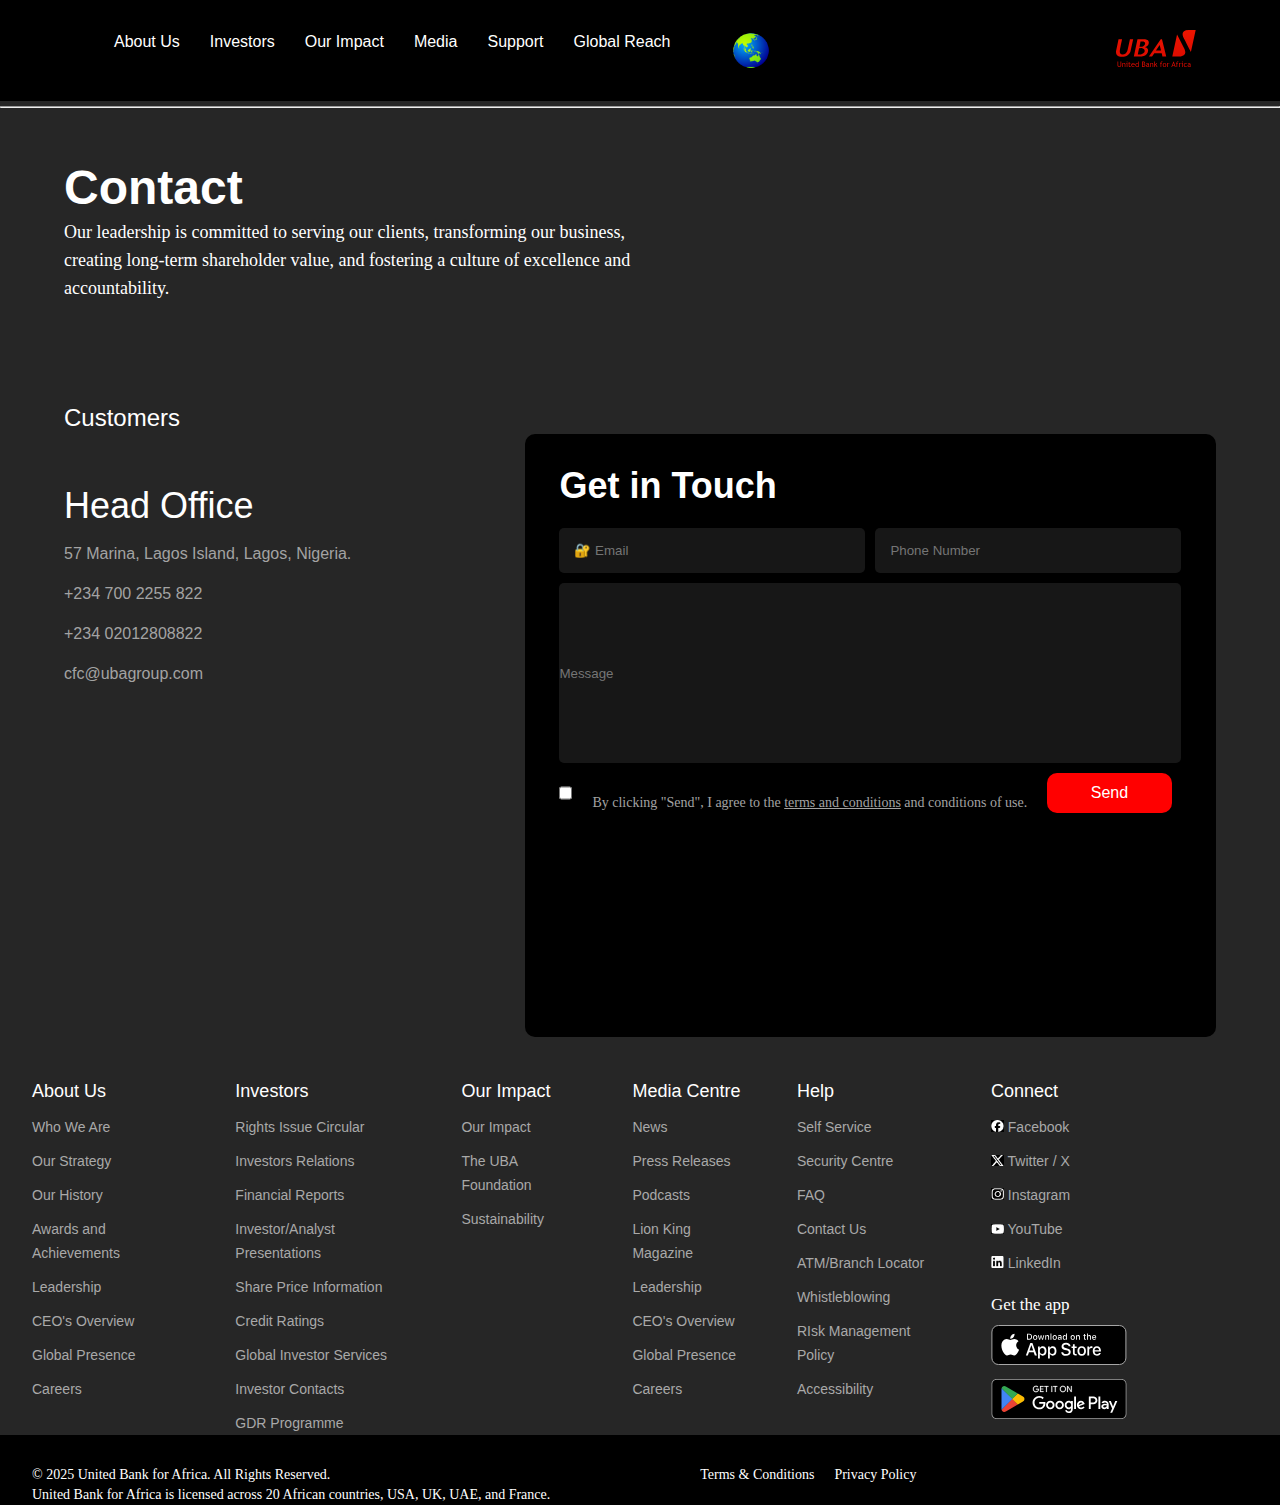
<file: footer/index.html>
<!DOCTYPE html>
<html lang="en">

<head>
    <meta charset="UTF-8">
    <meta name="viewport" content="width=device-width, initial-scale=1.0">
    <link rel="stylesheet" href="https://microsoft.github.io/vscode-codicons/dist/codicon.css">
    <title>Document</title>
    <style>
        * {
            margin: 0;
            padding: 0;
            box-sizing: border-box;
        }

        body {
            background-color: #262626;
            width: 100%;
        }

        .header-container {
            display: flex;
            width: 100%;
            padding: 20px 0;
            background-color: black;
        }

        header {
            width: 100%;
        }

        .header-div-container {
            width: 90%;
            display: flex;
            justify-content: space-between;
            margin: auto;
        }

        .header-div-one {
            padding: 10px 20px;
            display: flex;
            gap: 30px;
        }

        .header-div-two {
            padding: 10px 20px;
        }

        .uba-logo {
            width: 80px;
        }

        .border-one {
            padding: 0px 20px;
        }

        .first-img {
            padding-top: 20px;
            margin: auto;
        }

        .about-us {
            font-family: "UBA Sans", Roboto, sans-serif;
            font-size: 16px;
            text-decoration: none;
            font-weight: 500;
            text-wrap: nowrap;
            line-height: 24px;
            color: white;
        }

        .Investors {
            font-family: "UBA Sans", Roboto, sans-serif;
            font-size: 16px;
            text-decoration: none;
            font-weight: 500;
            line-height: 24px;
            text-wrap: nowrap;
            color: white;
        }

        .Impact {
            font-family: "UBA Sans", Roboto, sans-serif;
            font-size: 16px;
            text-decoration: none;
            font-weight: 500;
            text-wrap: nowrap;
            line-height: 24px;
            color: white;
        }

        .Media {
            font-family: "UBA Sans", Roboto, sans-serif;
            font-size: 16px;
            text-decoration: none;
            font-weight: 500;
            line-height: 24px;
            text-wrap: nowrap;
            color: white;
        }

        .Support {
            font-family: "UBA Sans", Roboto, sans-serif;
            font-size: 16px;
            text-decoration: none;
            font-weight: 500;
            line-height: 24px;
            color: white;
            text-wrap: nowrap;
        }

        .Global {
            font-family: "UBA Sans", Roboto, sans-serif;
            font-size: 16px;
            text-wrap: nowrap;
            text-decoration: none;
            font-weight: 500;
            line-height: 24px;
            color: white;
        }

        .dropdown {
            width: 100%;
            padding: 12px 0;
            background-color: black;
            position: absolute;
            box-shadow: 2px 2px 2px whitesmoke;
            left: 0;
            top: 93px;
            z-index: 100;
            display: none;
        }

        .dropdown::before {
            content: '';
            position: absolute;
            top: -70px;
            left: 0;
            width: 100%;
            height: 200px;
        }

        .dropdown-flex {
            display: flex;
            gap: 15px;
        }

        .header-div-one>div:hover .dropdown {
            display: block;
        }

        .header-div-one .dropdown:hover {
            display: block;
        }

        .who-we-are-flex {
            display: flex;
            gap: 30px;
        }

        .who-we-are {
            padding: 10px 0;
            background-color: #F7695F;
            width: 250px;
            border-radius: 10px;
            background-color: black;
        }

        .ok {
            width: 90%;
            margin: auto;
        }

        .who-we-are-h4 {
            font-family: "UBA Sans", Roboto, sans-serif;
            font-size: 16px;
            font-weight: 600;
            line-height: 24px;
            color: rgb(212, 212, 212);
        }

        .who-we-are-p {
            font-family: Roboto;
            font-size: 14px;
            font-weight: 400;
            line-height: 20px;
            color: rgb(163, 163, 163);
        }

        .who-we-are-flex-two {
            padding-top: 10px;
            display: flex;
            gap: 30px;
        }

        .Quick-links {
            font-family: "UBA Sans", Roboto, sans-serif;
            font-size: 14px;
            font-weight: 600;
            line-height: 20px;
            color: rgb(212, 212, 212);
        }

        .global-presence {
            padding-top: 20px;
        }

        .glo {
            text-decoration: none;
            font-size: 16px;
            font-family: "UBA Sans", Roboto, sans-serif;
            font-weight: 600;
            line-height: 24px;
            color: white;
        }

        .glo::after {
            content: '';
            width: 0%;
            height: 2px;
            background: red;
            display: block;
            transition: 0.5s;
        }

        .glo:hover::after {
            width: 90px;
        }

        .contact {
            font-family: "UBA Sans", Roboto, sans-serif;
            font-size: 48px;
            font-weight: 700;
            line-height: 60px;
            color: rgb(255, 255, 255);
            margin-top: 50px;
        }

        .contact-div {
            margin: auto;
            width: 90%;
        }

        .contact-p {
            font-family: Roboto;
            font-size: 18px;
            font-weight: 400;
            line-height: 28px;
            color: rgb(255, 255, 255);
        }

        .fit {
            width: 50%;
        }

        .customers {
            font-family: "UBA Sans", Roboto, sans-serif;
            font-size: 24px;
            font-weight: 400;
            line-height: 32px;
            color: rgb(255, 255, 255);
            padding-top: 100px;
        }

        .head-h1 {
            font-family: "UBA Sans", Roboto, sans-serif;
            font-size: 36px;
            font-weight: 500;
            line-height: 44px;
            color: rgb(255, 255, 255);
            padding-top: 50px;
        }

        .fivty-seven {
            height: 2px;
            background-color: white;
            width: 100px;
            margin-top: 20px;
        }

        .p {
            font-family: Roboto, sans-serif;
            font-size: 16px;
            font-weight: 400;
            line-height: 28px;
            color: rgb(163, 163, 163);
            padding-top: 10px;
        }

        .p-a {
            font-family: Roboto, sans-serif;
            font-size: 16px;
            font-weight: 400;
            line-height: 28px;
            color: rgb(163, 163, 163);
            padding-top: 10px;
        }

        .p-a:hover {
            text-decoration: underline;
            cursor: pointer;
        }

        .black {
            height: 67vh;
            background-color: black;
            width: 60%;
            border-radius: 10px;
        }

        .h1 {
            padding-top: 30px;
        }

        .h1 {
            font-family: "UBA Sans", Roboto, sans-serif;
            font-size: 36px;
            font-weight: 600;
            line-height: 44px;
            color: rgb(255, 255, 255);
        }

        .get-in-touch {
            width: 90%;
            margin: auto;
        }

        .b {
            width: 100%;
            background-color: #171717;
            padding: 15px;
            border: none;
            border-radius: 5px;
        }

        .b- {
            width: 100%;
            background-color: #171717;
            height: 20vh;
            border: none;
            border-radius: 5px;
            margin-top: 10px;
        }

        .b-:focus {
            color: rgb(60, 194, 36);
        }

        .b:focus {
            color: rgb(60, 194, 36);
        }

        input {
            outline: none;
        }

        .head {
            display: flex;
            justify-content: space-between;
        }

        .head- {
            display: flex;
            margin-top: 10px;
            gap: 20px;
        }

        .flex-input {
            display: flex;
            gap: 10px;
            margin-top: 20px;
        }

        .input {
            width: 50%;
            background-color: #171717;
            padding: 15px;
            border: none;
            border-radius: 5px;
        }

        .input:focus {
            color: rgb(60, 194, 36);
        }

        .by {
            font-family: Roboto;
            font-size: 14px;
            font-weight: 400;
            line-height: 20px;
            color: rgb(163, 163, 163);
            padding-top: 20px;
        }

        .by a {
            font-family: Roboto;
            font-size: 14px;
            font-weight: 400;
            line-height: 20px;
            color: rgb(163, 163, 163);
            padding-top: 20px;
        }

        .btn {
            background-color: red;
            width: 20%;
            border: none;
            border-radius: 10px;
            transition: transform 0.3s ease;
            cursor: pointer;
        }

        .btn:hover {
            transform: translateY(-5px);
            transition: 0.3s;
        }

        .btn-p {
            font-family: Roboto, sans-serif;
            font-size: 16px;
            font-weight: 500;
            line-height: 24px;
            color: rgb(255, 255, 255);
        }

        .footer-padding {
            background-color: #262626;
        }

        .footer-about-us {
            font-family: "UBA Sans", sans-serif;
            font-size: 18px;
            font-weight: 400;
            line-height: 28px;
            color: rgb(255, 255, 255);
        }

        .footer-p {
            font-family: "UBA Sans", Roboto, sans-serif;
            font-size: 14px;
            font-weight: 500;
            line-height: 24px;
            color: rgb(169, 169, 169);
            padding-top: 10px;
            width: 100%;
        }

        .footer-p:hover,
        .footer-p-diff:hover,
        .contact-a:hover {
            text-decoration: underline;
        }

        .footer-p-diff,
        .contact-a {
            font-family: "UBA Sans", Roboto, sans-serif;
            font-size: 14px;
            font-weight: 500;
            line-height: 24px;
            color: rgb(169, 169, 169);
            padding-top: 10px;
            width: 90%;
            text-decoration: none;
        }

        .kk {
            display: flex;
            margin: auto;
            padding-top: 40px;
            width: 95%;
            gap: 50px;
        }

        .footer-about-us_1 {
            font-family: Roboto;
            font-size: 17px;
            font-weight: 500;
            line-height: 20px;
            color: rgb(255, 255, 255);
            padding-top: 20px;
        }

        .copywright-color {
            background-color: black;
        }

        .copywright-h2 {
            font-family: Roboto;
            font-size: 14px;
            font-weight: 400;
            line-height: 20px;
            padding-top: 30px;
            color: rgb(255, 255, 255);
        }

        .copywright_h2,
        .copywright_h {
            font-family: Roboto;
            font-size: 14px;
            font-weight: 400;
            line-height: 20px;
            color: rgb(255, 255, 255);
        }

        .copywright_h {
            padding-top: 30px;
        }

        .copywright-div {
            margin: auto;
            width: 95%;
            display: flex;
            gap: 150px;
        }

        .j {
            display: flex;
            gap: 20px;
        }

        .uba-google-image {
            width: 100%;
        }

        /* ================= RESPONSIVE STYLES ================= */

        /* For tablets and small laptops (1024px and below) */
/* ================= RESPONSIVE STYLES ================= */

/* For tablets and small laptops (1024px and below) */
@media screen and (max-width: 1024px) {
    .header-div-container {
        width: 95%;
    }
    
    .header-div-one {
        gap: 20px;
    }
    
    .contact-div {
        width: 95%;
    }
    
    .contact {
        font-size: 40px;
        line-height: 50px;
        margin-top: 90px;
    }
    
    .fit {
        width: 70%;
    }
    
    .contact-p {
        font-size: 16px;
        line-height: 24px;
    }
    
    .customers {
        font-size: 22px;
        line-height: 30px;
        padding-top: 80px;
    }
    
    .head-h1 {
        font-size: 32px;
        line-height: 40px;
    }
    
    .black {
        width: 55%;
        height: auto;
        padding-bottom: 30px;
    }
    
    .h1 {
        font-size: 32px;
        line-height: 40px;
    }
    
    .kk {
        width: 95%;
        gap: 30px;
        flex-wrap: wrap;
    }
    
    .footer-top {
        flex: 1 1 calc(50% - 30px);
        min-width: 200px;
    }
    
    .copywright-div {
        gap: 50px;
    }
}

/* For tablets (955px and below) */
@media screen and (max-width: 955px) {
    .header-div-container {
        flex-direction: column;
        align-items: center;
        gap: 15px;
        padding: 10px 0;
    }
    
    .header-div-one {
        width: 100%;
        display: flex;
        flex-wrap: wrap;
        gap: 10px;
        padding: 5px;
        justify-content: center;
        position: relative;
    }
    
    .header-div-one > div {
        min-width: 140px;
        max-width: 160px;
        text-align: center;
        position: relative;
        flex: none;
    }
    
    .header-div-two {
        width: 100%;
        text-align: center;
        padding: 10px 0;
    }
    
    .uba-logo {
        width: 70px;
    }
    
    .about-us, .Investors, .Impact, .Media, .Support, .Global {
        font-size: 13px;
        position: relative;
        padding: 8px 5px;
        display: flex;
        align-items: center;
        justify-content: center;
        gap: 5px;
    }
    
    /* DROPDOWN FIXED - FULL SCREEN WIDTH WITH SCROLL */
    .dropdown {
        position: fixed;
        top: 70px;
        left: 0;
        width: 100vw !important;
        height: auto;
        max-height: 80vh;
        overflow-y: auto;
        z-index: 1000;
        box-shadow: 0 4px 20px rgba(0,0,0,0.3);
        display: none;
        padding: 10px 0;
        margin: 0;
    }
    
    .header-div-one > div:hover .dropdown,
    .d-drop:hover .dropdown {
        display: block;
    }
    
    .dropdown-flex {
        flex-direction: column;
        padding: 15px 20px;
        gap: 10px;
        width: 100%;
    }
    
    .who-we-are-flex, .who-we-are-flex-two {
        flex-direction: column;
        gap: 10px;
        width: 100%;
    }
    
    .who-we-are {
        width: 100%;
        padding: 10px 0;
    }
    
    .ok {
        width: 90%;
        margin: auto;
    }
    
    /* Hide search and globe icons on tablet */
    .codicon-search,
    .header-div-one img[src*="global.svg"] {
        display: none;
    }
    
    .contact {
        font-size: 36px;
        line-height: 44px;
        text-align: center;
        margin-top: 20px;
    }
    
    .fit {
        width: 100%;
    }
    
    .contact-p {
        font-size: 16px;
        line-height: 24px;
        text-align: center;
    }
    
    .customers {
        font-size: 20px;
        line-height: 28px;
        padding-top: 40px;
        text-align: center;
    }
    
    .head {
        flex-direction: column;
        gap: 40px;
    }
    
    .head-h1 {
        font-size: 28px;
        line-height: 36px;
        padding-top: 20px;
        text-align: center;
    }
    
    .p, .p-a {
        text-align: center;
        font-size: 15px;
        line-height: 22px;
    }
    
    .black {
        width: 100%;
        height: auto;
        margin-top: 20px;
        padding-bottom: 30px;
    }
    
    .h1 {
        font-size: 28px;
        line-height: 36px;
        text-align: center;
        padding-top: 20px;
    }
    
    .flex-input {
        flex-direction: column;
        gap: 15px;
        margin-top: 20px;
    }
    
    .input {
        width: 100%;
        padding: 12px;
    }
    
    .b- {
        height: 15vh;
        margin-top: 15px;
    }
    
    .head- {
        flex-direction: column;
        gap: 20px;
        margin-top: 20px;
    }
    
    .btn {
        width: 100%;
        padding: 15px 0;
    }
    
    .by {
        width: 100%;
        text-align: center;
        font-size: 14px;
        line-height: 20px;
    }
    
    .btn-p {
        font-size: 16px;
    }
    
    .kk {
        gap: 20px;
    }
    
    .footer-top {
        flex: 1 1 100%;
    }
    
    .footer-about-us {
        font-size: 16px;
    }
    
    .footer-p, .footer-p-diff {
        font-size: 13px;
    }
    
    .copywright-div {
        flex-direction: column;
        gap: 20px;
        width: 90%;
        text-align: center;
    }
    
    .j {
        justify-content: center;
        gap: 30px;
    }
}

/* For mobile phones (768px and below) */
@media screen and (max-width: 768px) {
    .header-div-one {
        flex-wrap: wrap;
        gap: 8px;
        justify-content: center;
    }
    
    .header-div-one > div {
        min-width: 120px;
        max-width: 140px;
        flex: none;
    }
    
    .about-us, .Investors, .Impact, .Media, .Support, .Global {
        font-size: 12px;
        padding: 6px 4px;
    }
    
    /* DROPDOWN FIXED - FULL SCREEN WIDTH WITH SCROLL */
    .dropdown {
        position: fixed;
        top: 70px;
        left: 0;
        width: 100vw !important;
        max-height: 75vh;
        overflow-y: auto;
    }
    
    .codicon {
        font-size: 12px !important;
    }
    
    .codicon-chevron-down {
        font-size: 10px !important;
    }
    
    .contact {
        font-size: 32px;
        line-height: 40px;
        margin-top: 15px;
    }
    
    .contact-p {
        font-size: 15px;
        line-height: 22px;
    }
    
    .customers {
        font-size: 18px;
        line-height: 26px;
        padding-top: 30px;
    }
    
    .head-h1 {
        font-size: 24px;
        line-height: 32px;
        padding-top: 15px;
    }
    
    .h1 {
        font-size: 24px;
        line-height: 32px;
        padding-top: 15px;
    }
    
    .p, .p-a {
        font-size: 14px;
        line-height: 22px;
    }
    
    .b, .input {
        padding: 12px;
        font-size: 14px;
    }
    
    .b- {
        height: 12vh;
        font-size: 14px;
    }
    
    .btn-p {
        font-size: 15px;
    }
    
    .by {
        font-size: 12px;
        line-height: 18px;
    }
    
    .footer-about-us {
        font-size: 15px;
    }
    
    .footer-p, .footer-p-diff {
        font-size: 12px;
    }
    
    .footer-about-us_1 {
        font-size: 14px;
    }
    
    .footer-p img {
        width: 8% !important;
    }
    
    .copywright-h2, .copywright_h2, .copywright_h {
        font-size: 12px;
    }
}

/* For small phones (480px and below) */
@media screen and (max-width: 480px) {
    .header-div-one {
        flex-direction: row;
        flex-wrap: wrap;
        gap: 5px;
    }
    
    .header-div-one > div {
        min-width: 100px;
        max-width: 110px;
        flex: none;
    }
    
    .about-us, .Investors, .Impact, .Media, .Support, .Global {
        font-size: 11px;
        padding: 5px 2px;
    }
    
    /* DROPDOWN FIXED - FULL SCREEN WIDTH WITH SCROLL */
    .dropdown {
        top: 65px;
        width: 100vw !important;
        left: 0;
        max-height: 70vh;
        overflow-y: auto;
    }
    
    .who-we-are {
        padding: 10px 0;
    }
    
    .who-we-are-h4 {
        font-size: 14px;
    }
    
    .who-we-are-p {
        font-size: 12px;
    }
    
    .contact {
        font-size: 28px;
        line-height: 36px;
    }
    
    .contact-p {
        font-size: 14px;
        line-height: 20px;
    }
    
    .customers {
        font-size: 16px;
        line-height: 24px;
        padding-top: 25px;
    }
    
    .head-h1 {
        font-size: 22px;
        line-height: 28px;
    }
    
    .h1 {
        font-size: 22px;
        line-height: 28px;
    }
    
    .p, .p-a {
        font-size: 13px;
        line-height: 20px;
    }
    
    .input, .b {
        padding: 10px;
        font-size: 13px;
    }
    
    .b- {
        height: 10vh;
        font-size: 13px;
    }
    
    .btn-p {
        font-size: 14px;
    }
    
    .by {
        font-size: 11px;
        line-height: 16px;
    }
    
    .footer-about-us {
        font-size: 14px;
    }
    
    .footer-p, .footer-p-diff {
        font-size: 11px;
    }
    
    .copywright-h2, .copywright_h2, .copywright_h {
        font-size: 11px;
    }
}

/* For very small phones (360px and below) */
@media screen and (max-width: 360px) {
    .header-div-one > div {
        min-width: 90px;
        max-width: 100px;
        flex: none;
    }
    
    .about-us, .Investors, .Impact, .Media, .Support, .Global {
        font-size: 10px;
        padding: 4px 1px;
    }
    
    .dropdown {
        top: 60px;
        max-height: 65vh;
    }
    
    .contact {
        font-size: 24px;
        line-height: 32px;
    }
    
    .contact-p {
        font-size: 13px;
        line-height: 18px;
    }
    
    .customers {
        font-size: 15px;
        line-height: 22px;
        padding-top: 20px;
    }
    
    .head-h1 {
        font-size: 20px;
        line-height: 26px;
    }
    
    .h1 {
        font-size: 20px;
        line-height: 26px;
    }
    
    .p, .p-a {
        font-size: 12px;
        line-height: 18px;
    }
    
    .input, .b {
        padding: 8px;
        font-size: 12px;
    }
    
    .b- {
        height: 8vh;
        font-size: 12px;
    }
    
    .btn-p {
        font-size: 13px;
    }
    
    .by {
        font-size: 10px;
        line-height: 14px;
    }
    
    .footer-about-us {
        font-size: 13px;
    }
    
    .footer-p, .footer-p-diff {
        font-size: 10px;
    }
    
    .copywright-h2, .copywright_h2, .copywright_h {
        font-size: 10px;
    }
}
    </style>
</head>

<body>
    <header>
        <div class="header-container">
            <div class="header-div-container">
                <div class="header-div-one">
                    <i class="codicon codicon-home" style="color: #F5F5F5; font-size: 20px;"></i>
                    <div class="d-drop">
                        <span style="display: flex;"> <a class="about-us" href=""><span>About Us</span></a><i
                                class="codicon codicon-chevron-down"
                                style="color: #F5F5F5; font-size: 20px;"></i></span>
                        <div class="dropdown">
                            <div class="dropdown-flex">
                                <div>
                                    <div class="who-we-are-flex">
                                        <div class="who-we-are">
                                            <div class="ok">
                                                <h4 class="who-we-are-h4">Who We Are</h4>
                                                <p class="who-we-are-p">Africa's Global Bank; 24 countries, 4 continents
                                                    and over 1,000 branches.</p>
                                            </div>
                                        </div>
                                        <div class="who-we-are">
                                            <div class="ok">
                                                <h4 class="who-we-are-h4">CEO's Overview</h4>
                                                <p class="who-we-are-p">Get insights and strategic vision from our CEO.
                                                </p>
                                            </div>
                                        </div>
                                        <div class="who-we-are">
                                            <div class="ok">
                                                <h4 class="who-we-are-h4">Our History</h4>
                                                <p class="who-we-are-p">Our journey from foundation to industry
                                                    leadership.</p>
                                            </div>
                                        </div>
                                    </div>
                                    <div class="who-we-are-flex-two">
                                        <div class="who-we-are">
                                            <div class="ok">
                                                <h4 class="who-we-are-h4">Awards and Achievements</h4>
                                                <p class="who-we-are-p">Recognitions for our excellent financial
                                                    services since 1949.</p>
                                            </div>
                                        </div>
                                        <div class="who-we-are">
                                            <div class="ok">
                                                <h4 class="who-we-are-h4">Leadership</h4>
                                                <p class="who-we-are-p">Our leadership comprises globally respected
                                                    experts shaping International Finance.</p>
                                            </div>
                                        </div>
                                        <div class="who-we-are">
                                            <div class="ok">
                                                <h4 class="who-we-are-h4">Our Strategy</h4>
                                                <p class="who-we-are-p">At UBA Group, strategy means value for
                                                    customers, shareholders, and communities everywhere we operate.</p>
                                            </div>
                                        </div>
                                    </div>
                                </div>
                                <div class="dropdown-link">
                                    <p class="Quick-links">Quick links</p>
                                    <div class="global-presence">
                                        <a class="glo" href="">Global Presence</a>
                                    </div>
                                    <div class="global-presence">
                                        <a class="glo" href="">Africa Day 2024</a>
                                    </div>
                                    <div class="global-presence">
                                        <a class="glo" href="../header/index.html">Special Projects</a>
                                    </div>
                                </div>
                            </div>
                        </div>
                    </div>
                    <div>
                        <a class="Investors" href="">Investors <i class="codicon codicon-chevron-down"
                                style="color: #F5F5F5; font-size: 10px;"></i></a>
                        <div class="dropdown">
                            <div class="dropdown-flex">
                                <div>
                                    <div class="who-we-are-flex">
                                        <div class="who-we-are">
                                            <div class="ok">
                                                <h4 class="who-we-are-h4">Investors Relations</h4>
                                                <p class="who-we-are-p">Explore UBA Group's financial reports and
                                                    insights designed to inform shareholders and investors.</p>
                                            </div>
                                        </div>
                                        <div class="who-we-are">
                                            <div class="ok">
                                                <h4 class="who-we-are-h4">Financial Reports</h4>
                                                <p class="who-we-are-p">Our full range of financial statements and
                                                    reports.</p>
                                            </div>
                                        </div>
                                        <div class="who-we-are">
                                            <div class="ok">
                                                <h4 class="who-we-are-h4">Investor/Analyst Presentations</h4>
                                                <p class="who-we-are-p">Key insights and financial overviews for
                                                    stakeholders from analysts.</p>
                                            </div>
                                        </div>
                                    </div>
                                </div>
                                <div class="dropdown-link">
                                    <p class="Quick-links">Quick links</p>
                                    <div class="global-presence">
                                        <a class="glo" href="">Credit Ratings</a>
                                    </div>
                                    <div class="global-presence">
                                        <a class="glo" href="">63rd AGM 2025</a>
                                    </div>
                                </div>
                            </div>
                        </div>
                    </div>
                    <div>
                        <a class="Impact" href="">Our Impact <i class="codicon codicon-chevron-down"
                                style="color: #F5F5F5; font-size: 10px;"></i></a>
                        <div class="dropdown">
                            <div class="dropdown-flex">
                                <div>
                                    <div class="who-we-are-flex">
                                        <div class="who-we-are">
                                            <div class="ok">
                                                <h4 class="who-we-are-h4">Our Impact</h4>
                                                <p class="who-we-are-p">Our community development and sustainability
                                                    initiatives.</p>
                                            </div>
                                        </div>
                                        <div class="who-we-are">
                                            <div class="ok">
                                                <h4 class="who-we-are-h4">UBA Foundation</h4>
                                                <p class="who-we-are-p">
                                                    Empowering communities through education and economic development.
                                                </p>
                                            </div>
                                        </div>
                                        <div class="who-we-are">
                                            <div class="ok">
                                                <h4 class="who-we-are-h4">Sustainability</h4>
                                                <p class="who-we-are-p">Eco-friendly initiatives to reduce our
                                                    environmental footprint.</p>
                                            </div>
                                        </div>
                                    </div>
                                </div>
                                <div class="dropdown-link">
                                    <p class="Quick-links">Quick links</p>
                                    <div class="global-presence">
                                        <a class="glo" href="">Trade Products</a>
                                    </div>
                                    <div class="global-presence">
                                        <a class="glo" href="">Sustainability Report 2023</a>
                                    </div>
                                </div>
                            </div>
                        </div>
                    </div>
                    <div>
                        <a class="Media" href="">Media <i class="codicon codicon-chevron-down"
                                style="color: #F5F5F5; font-size: 10px;"></i></a>
                        <div class="dropdown">
                            <div class="dropdown-flex">
                                <div>
                                    <div class="who-we-are-flex">
                                        <div class="who-we-are">
                                            <div class="ok">
                                                <h4 class="who-we-are-h4">Media Centre</h4>
                                                <p class="who-we-are-p">
                                                    Latest news, media releases, opinions, images and videos from UBA.
                                                </p>
                                            </div>
                                        </div>
                                        <div class="who-we-are">
                                            <div class="ok">
                                                <h4 class="who-we-are-h4">The Lion King Online</h4>
                                                <p class="who-we-are-p">Lion King Online is our quarterly in-house
                                                    publication. </p>
                                            </div>
                                        </div>
                                        <div class="who-we-are">
                                            <div class="ok">
                                                <h4 class="who-we-are-h4">Press Releases</h4>
                                                <p class="who-we-are-p">Discover recent news and updates in our latest
                                                    press releases.</p>
                                            </div>
                                        </div>
                                    </div>
                                </div>
                                <div class="dropdown-link">
                                    <div class="global-presence">
                                        <a class="glo" href="">Blog</a>
                                    </div>
                                    <div class="global-presence">
                                        <a class="glo" href="">Podcasts</a>
                                    </div>
                                    <div class="global-presence">
                                        <a class="glo" href="">Events</a>
                                    </div>
                                </div>
                            </div>
                        </div>
                    </div>
                    <div>
                        <a class="Support" href="">Support <i class="codicon codicon-chevron-down"
                                style="color: #F5F5F5; font-size: 10px;"></i></a>
                        <div class="dropdown">
                            <div class="dropdown-flex">
                                <div>
                                    <div class="who-we-are-flex">
                                        <div class="who-we-are">
                                            <div class="ok">
                                                <h4 class="who-we-are-h4">Help</h4>
                                                <p class="who-we-are-p">Find the answers and guidance you need in our
                                                    Help center.</p>
                                            </div>
                                        </div>
                                        <div class="who-we-are">
                                            <div class="ok">
                                                <h4 class="who-we-are-h4">Self Service</h4>
                                                <p class="who-we-are-p">Access our self-service portal for account
                                                    management and support.
                                                </p>
                                            </div>
                                        </div>
                                        <div class="who-we-are">
                                            <div class="ok">
                                                <h4 class="who-we-are-h4">Frequently Asked Questions</h4>
                                                <p class="who-we-are-p">Get instant help by browsing through our
                                                    detailed FAQs.</p>
                                            </div>
                                        </div>
                                    </div>
                                </div>
                                <div class="dropdown-link">
                                    <p class="Quick-links">Quick links</p>
                                    <div class="global-presence">
                                        <a class="glo" href="">Security Centre</a>
                                    </div>
                                    <div class="global-presence">
                                        <a class="glo" href="">Contact Us</a>
                                    </div>
                                </div>
                            </div>
                        </div>
                    </div>
                    <div>
                        <a class="Global" href="">Global Reach</a>
                    </div>
                    <i class="codicon codicon-search" style="color: rgb(196, 63, 63); font-size: 30px;"></i>
                    <img src="../uba images/global.svg" alt="">
                </div>
                <div class="header-div-two">
                    <img class="uba-logo" src="../uba images/imgi_97_UBA-Logo.svg" alt="">
                </div>
            </div>
        </div>
        <hr class="hr" style="color: blue; font-size: 20px; margin-top: 5px;">
    </header>
    <section>
        <div class="contact-div">
            <h1 class="contact">Contact</h1>
            <div class="fit">
                <p class="contact-p">Our leadership is committed to serving our clients, transforming our business,
                    creating
                    long-term shareholder value, and fostering a culture of excellence and accountability.</p>
                <p class="customers">Customers</p>
            </div>
            <div class="head">
                <div>
                    <h1 class="head-h1">Head Office</h1>
                    <div class="fifty-seven">
                        <p class="p"> <i class="codicon codicon-terminal-git-bash"
                                style="color: red; font-size: 20px;"></i>
                            57 Marina, Lagos Island, Lagos, Nigeria.</p>
                        <p class="p-a"> <i class="codicon codicon-call-incoming"
                                style="color: red; font-size: 20px;"></i>
                            +234 700 2255 822</p>
                        <p class="p-a"><i class="codicon codicon-call-outgoing"
                                style="color: red; font-size: 20px;"></i>
                            +234
                            02012808822</p>
                        <p class="p-a"><i class="codicon codicon-mail" style="color: red; font-size: 20px;"></i>
                            cfc@ubagroup.com</p>
                    </div>

                </div>
                <div class="black">
                    <div class="get-in-touch">
                        <div class="hi">
                            <h1 class="h1">Get in Touch</h1>
                            <div class="flex-input">
                                <input class="input" type="email" id="Email" required placeholder="🔐 Email">
                                <input class="input" type="" name=" id=" number placeholder="Phone Number"
                                    maxlength="11" required>
                            </div>
                            <form action="">
                            <input class="b-" type="text" placeholder="Message" required>
                            </form>
                        </div>
                        <div class="head-">
                          <input type="checkbox">  <p class="by">By clicking "Send", I agree to the <a href="">terms and conditions</a> and
                                conditions of use.
                            </p>
                            <button class="btn">
                                <p class="btn-p">Send</p>
                            </button>
                        </div>
                    </div>
                </div>
            </div>
        </div>
    </section>
    <section>
        <div class="footer-padding">
            <div class="kk">
                <div class="footer-top">
                    <h4 class="footer-about-us">About Us</h4>
                    <p class="footer-p">Who We Are</p>
                    <p class="footer-p">Our Strategy</p>
                    <p class="footer-p">Our History</p>
                    <p class="footer-p-diff">Awards and Achievements</p>
                    <p class="footer-p">Leadership</p>
                    <p class="footer-p">CEO's Overview</p>
                    <p class="footer-p">Global Presence</p>
                    <p class="footer-p">Careers</p>
                </div>
                <div class="footer-top">
                    <h4 class="footer-about-us">Investors</h4>
                    <p class="footer-p">Rights Issue Circular</p>
                    <p class="footer-p">Investors Relations</p>
                    <p class="footer-p">Financial Reports</p>
                    <p class="footer-p-diff">Investor/Analyst Presentations</p>
                    <p class="footer-p">Share Price Information</p>
                    <p class="footer-p">Credit Ratings</p>
                    <p class="footer-p">Global Investor Services</p>
                    <p class="footer-p">Investor Contacts</p>
                    <p class="footer-p">GDR Programme</p>
                </div>
                <div class="footer-top">
                    <h4 class="footer-about-us">Our Impact</h4>
                    <p class="footer-p">Our Impact</p>
                    <p class="footer-p">The UBA Foundation</p>
                    <p class="footer-p">Sustainability</p>

                </div>
                <div class="footer-top">
                    <h4 class="footer-about-us">Media Centre</h4>
                    <p class="footer-p">News</p>
                    <p class="footer-p">Press Releases</p>
                    <p class="footer-p">Podcasts</p>
                    <p class="footer-p">Lion King Magazine</p>
                    <p class="footer-p">Leadership</p>
                    <p class="footer-p">CEO's Overview</p>
                    <p class="footer-p">Global Presence</p>
                    <p class="footer-p">Careers</p>
                </div>
                <div class="footer-top">
                    <h4 class="footer-about-us">Help</h4>
                    <p class="footer-p">Self Service</p>
                    <p class="footer-p">Security Centre</p>
                    <p class="footer-p">FAQ</p>
                    <p class="footer-p"><a class="contact-a" href="../additional/index.html">Contact Us</a></p>
                    <p class="footer-p">ATM/Branch Locator</p>
                    <p class="footer-p">Whistleblowing</p>
                    <p class="footer-p-diff">RIsk Management Policy</p>
                    <p class="footer-p">Accessibility</p>
                </div>
                <div class="footer-top">
                    <h4 class="footer-about-us">Connect</h4>
                    <p class="footer-p"><img style="width: 5%;" src="../uba images/imgi_110_default.jpeg" alt="">
                        Facebook</p>
                    <p class="footer-p"><img style="width: 5%;" src="../uba images/imgi_111_default.jpeg" alt="">
                        Twitter / X</p>
                    <p class="footer-p"><img style="width: 5%;" src="../uba images/imgi_112_default.jpeg" alt="">
                        Instagram</p>
                    <p class="footer-p"><img style="width: 5%;" src="../uba images/imgi_113_default.jpeg" alt="">
                        YouTube</p>
                    <p class="footer-p"><img style="width: 5%;" src="../uba images/imgi_114_default.jpeg" alt="">
                        LinkedIn</p>
                    <h4 class="footer-about-us_1">Get the app</h4>
                    <img style="padding-top: 10px;" src="../uba images/imgi_26_Mobile-app-store-badge-2.svg" alt="">
                    <img style="padding-top: 10px;" src="../uba images/imgi_27_playstore.svg" alt="">
                </div>
            </div>
        </div>
    </section>
    <section>
        <div class="copywright-color">
            <div class="copywright-div">
                <div>
                    <h2 class="copywright-h2">© 2025 United Bank for Africa. All Rights Reserved.</h2>
                    <h2 class="copywright_h2">United Bank for Africa is licensed across 20 African countries, USA, UK,
                        UAE, and
                        France.</h2>
                </div>
                <div class="j">
                    <h2 class="copywright-h2">Terms & Conditions</h2>
                    <h2 class="copywright_h">Privacy Policy</h2>
                </div>
            </div>
        </div>
    </section>
</body>

</html>
</file>
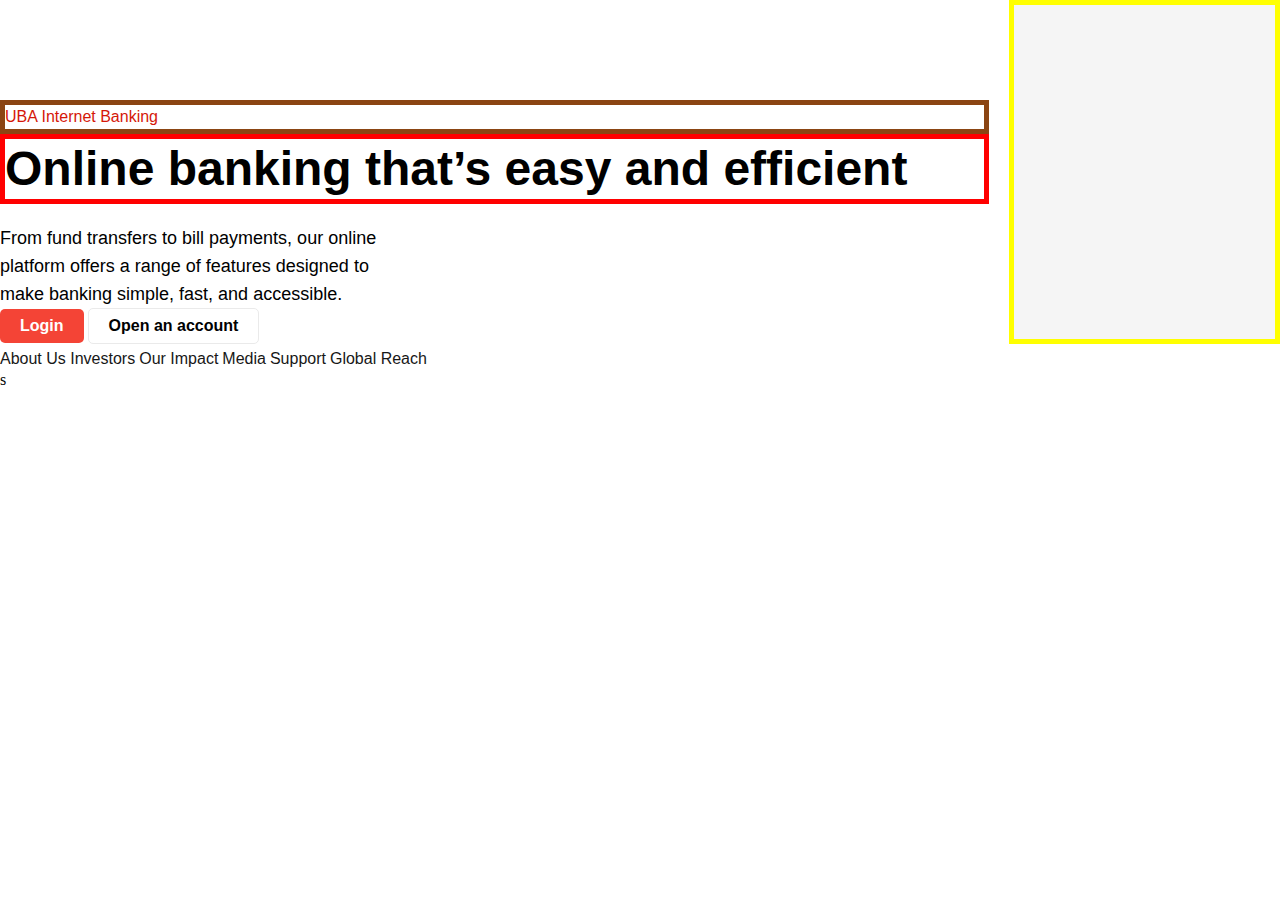
<file: additional/first.html>
<!DOCTYPE html>
<html lang="en">

<head>
    <meta charset="UTF-8">
    <meta name="viewport" content="width=device-width, initial-scale=1.0">
    <link rel="stylesheet" href="https://microsoft.github.io/vscode-codicons/dist/codicon.css">
    <title>Document</title>
    <style>
        * {
            margin: 0;
            padding: 0;
            box-sizing: border-box;
        }

        .flex-one {
            display: flex;
        }

        .first-div {
            padding-top: 100px;
            margin: auto;
            width: 1100px;
        }

        .first-p {
            font-family: Roboto, sans-serif;
            font-size: 16px;
            border: thick solid saddlebrown;
            font-weight: 500;
            line-height: 24px;
            color: rgb(213, 23, 9);
        }

        .first-h1 {
            font-family: "UBA Sans", Roboto, sans-serif;
            font-size: 48px;
            font-weight: 700;
            border: thick solid red;
            /* width: 400px; */
            line-height: 60px;
            color: rgb(0, 0, 0);
        }

        .second-p {
            font-family: Roboto, sans-serif;
            font-size: 18px;
            width: 400px;
            padding-top: 20px;
            font-weight: 400;
            line-height: 28px;
            color: rgb(0, 0, 0);
        }

        .Login {
            /* width: 90px; */
            padding: 5px 20px;
            font-family: Roboto, sans-serif;
            font-size: 16px;
            font-weight: 550;
            line-height: 24px;
            border: none;
            border-radius: 5px;
            color: #fff;
            background-color: rgb(244, 68, 54);
        }

        .open-an-account {
            padding: 5px 20px;
            font-family: Roboto, sans-serif;
            font-size: 16px;
            font-weight: 550;
            line-height: 24px;
            color: black;
            border: thin solid rgb(234, 234, 234);
            border-radius: 5px;
            background-color: #FFFFFF;
        }

        .first-img {
            background-color: #F5F5F5;
            padding: 50px 0px;
            width: 300px;
            border: thick solid yellow;
            margin-left: 20px;
        }

        .about-us {
            font-family: "UBA Sans", Roboto, sans-serif;
            font-size: 16px;
            text-decoration: none;
            font-weight: 500;
            line-height: 24px;
            color: rgb(23, 23, 23);
        }

        .Investors {
            font-family: "UBA Sans", Roboto, sans-serif;
            font-size: 16px;
            text-decoration: none;
            font-weight: 500;
            line-height: 24px;
            color: rgb(23, 23, 23);
        }

        .Impact {
            font-family: "UBA Sans", Roboto, sans-serif;
            font-size: 16px;
            text-decoration: none;
            font-weight: 500;
            line-height: 24px;
            color: rgb(23, 23, 23);
        }

        .Media {
            font-family: "UBA Sans", Roboto, sans-serif;
            font-size: 16px;
            text-decoration: none;
            font-weight: 500;
            line-height: 24px;
            color: rgb(23, 23, 23);
        }

        .Support {
            font-family: "UBA Sans", Roboto, sans-serif;
            font-size: 16px;
            text-decoration: none;
            font-weight: 500;
            line-height: 24px;
            color: rgb(23, 23, 23);
        }

        .Global {
            font-family: "UBA Sans", Roboto, sans-serif;
            font-size: 16px;
            text-decoration: none;
            font-weight: 500;
            line-height: 24px;
            color: rgb(23, 23, 23);
        }
        
    </style>
</head>

<body>
    <section>
        <div class="flex-one">
            <div class="first-div">
                <p class="first-p">UBA Internet Banking</p>
                <h1 class="first-h1">Online banking that’s easy and efficient</h1>
                <p class="second-p">From fund transfers to bill payments, our online platform offers a range of features
                    designed to make
                    banking simple, fast, and accessible.</p>
                <div>
                    <button class="Login">Login</button>
                    <button class="open-an-account">Open an account</button>
                </div>
            </div>
            <div class="first-img">
                <!-- <img src="../uba images/imgi_100_internet-1536x995.webp" alt=""> -->
            </div>
        </div>
        <a class="about-us" href="">About Us <i class="codicon codicon-chevron-down" style="color: black; font-size: 24px; width: 30px;"></i></a>
        <a class="Investors" href="">Investors</a>
        <a class="Impact" href="">Our Impact</a>
        <a class="Media" href="">Media</a>
        <a class="Support" href="">Support</a>
        <a class="Global" href="">Global Reach</a>
    </section>
    s
</body>
    <section>
        <div class="banking">

        </div>
    </section>
</html>
<!-- 
    .banking{
        
    } -->
</file>
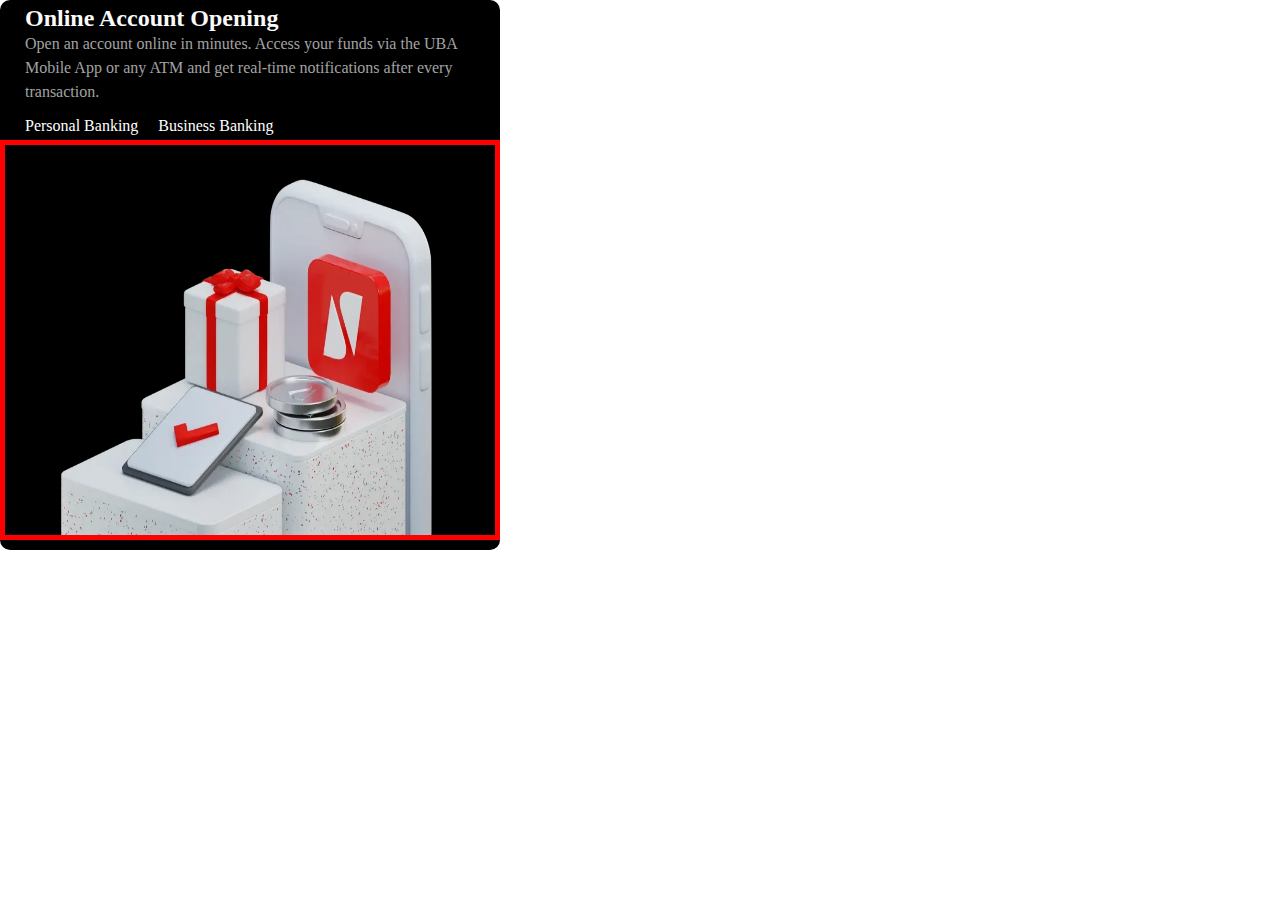
<file: additional/leo.html>
<html lang="en">

<head>
    <meta charset="UTF-8">
    <meta name="viewport" content="width=device-width, initial-scale=1.0">
    <link rel="stylesheet" href="https://microsoft.github.io/vscode-codicons/dist/codicon.css">
    <title>Document</title>
    <style>
        * {
            margin: 0;
            padding: 0;
            box-sizing: border-box;
        }

        .banking {
            /* padding: 10px 0px; */
            height: 550px;
            border-radius: 10px;
            width: 500px;
            background-color: black;
        }

        .first-h2 {
            /* font-family: "Encode Sans";
            font-size: 24px;
            font-weight: 600;
            /* line-height: 32px; */
            color: rgb(250, 250, 250);
            padding-top: 5px;
        }

        .abi {
            width: 90%;
            margin: auto;
        }

        .abi-p {
            font-family: Roboto;
            font-size: 16px;
            font-weight: 400;
            line-height: 24px;
            color: rgb(163, 163, 163);
        }

        .first-a {
            font-family: Roboto;
            font-size: 16px;
            font-weight: 500;
            line-height: 24px;
            color: rgb(255, 255, 255);
            text-decoration: none;

        }

        .first-a::after {
            content: '';
            width: 0%;
            height: 2px;
            background: red;
            display: block;
            transition: 0.5s;
        }

        .first-a:hover::after {
            width: 150px;
        }
         .first-a:hover{
            color: red;
            transition: 0.9s;
        }

        .second-a {
            font-family: Roboto;
            font-size: 16px;
            font-weight: 500;
            line-height: 24px;
            color: rgb(255, 255, 255);
            text-decoration: none;
        }
          .second-a::after {
            content: '';
            width: 0%;
            height: 2px;
            background: red;
            color: red;
            display: block;
            transition: 0.5s;
        }
         .second-a:hover::after {
            width: 150px;
        }
        .second-a:hover{
            color: red;
            transition: 0.9s;
        }

        .container-flex {
            padding-top: 10px;
            display: flex;
            gap: 20px;
        }
        .Opening {
            width: 500px;
            height: 400px;
            border: thick solid red;
            /* margin-top: -150px;
            margin-left: 520px; */
        }
    </style>
</head>

<body>
    <div class="banking">
        <div class="abi">
            <h2 class="first-h2">Online Account Opening</h2>
            <p class="abi-p">Open an account online in minutes. Access your funds via the UBA Mobile App or any ATM and
                get real-time notifications after every transaction.</p>
            <div class="container-flex">
                <a class="first-a" href="">Personal Banking <i id="right" class="codicon codicon-chevron-right"
                        style="color: #F5F5F5; font-size: 15px;"></i></a>
                <a class="second-a" href="">Business Banking <i class="codicon codicon-chevron-right"
                        style="color: #F5F5F5; font-size: 15px;"></i></a>
            </div>
        </div>
        <img class="Opening"  src="../uba images/imgi_121_account-opening-1-1024x623.webp" alt="">
    </div>
</body>

</html>
</file>
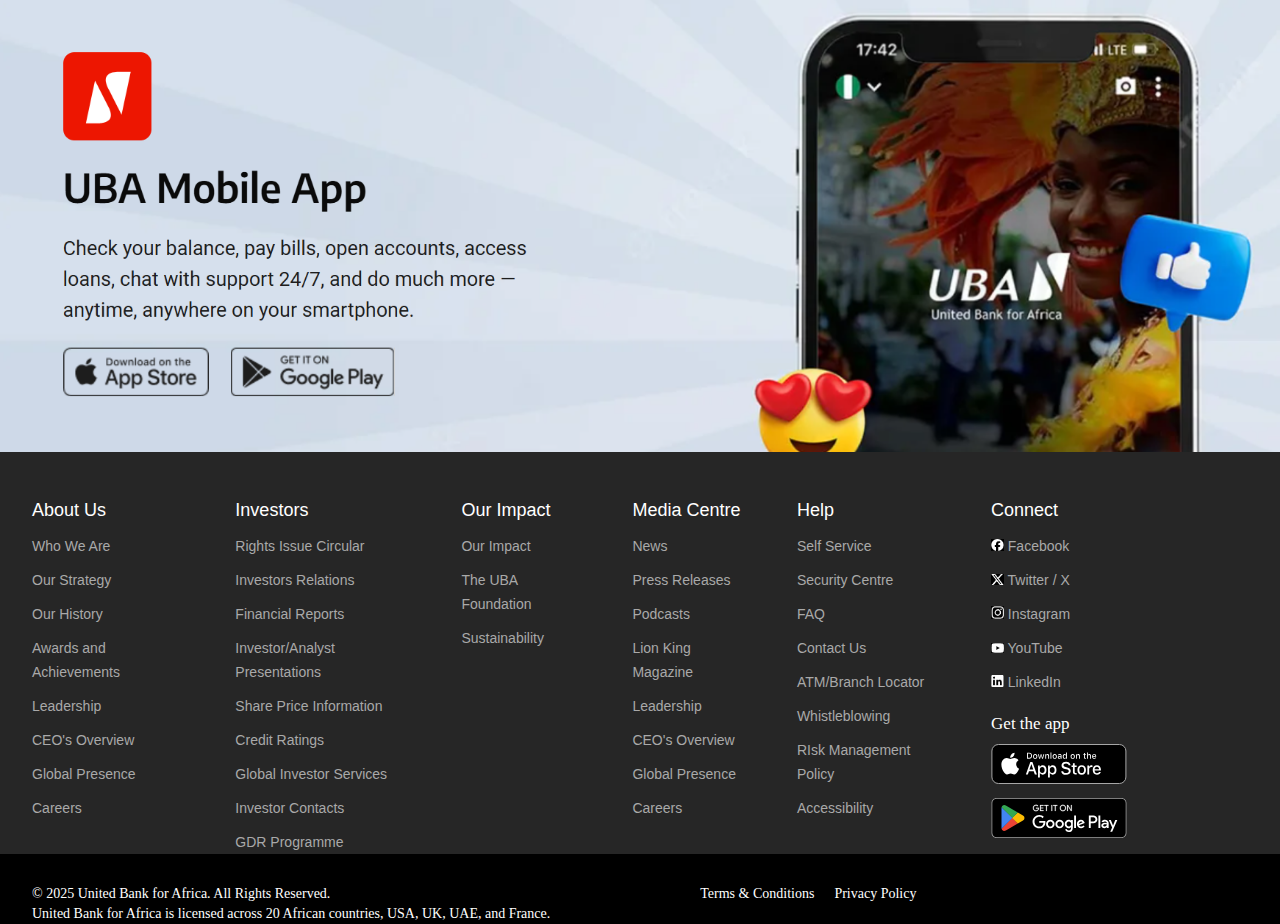
<file: uba/uba.html>
<!DOCTYPE html>
<html lang="en">

<head>
  <meta charset="UTF-8">
  <meta name="viewport" content="width=device-width, initial-scale=1.0">
  <title>Footer</title>
  <style>
    * {
      margin: 0;
      padding: 0;
      box-sizing: border-box;
    }

    body {
      background-color: #262626;
    }

    .uba-google-image {
      width: 100%;
    }

    .footer-padding {
      background-color: #262626;
    }


    .footer-about-us {
      font-family: "UBA Sans", sans-serif;
      font-size: 18px;
      font-weight: 400;
      line-height: 28px;
      color: rgb(255, 255, 255);
    }

    .footer-p {
      font-family: "UBA Sans", Roboto, sans-serif;
      font-size: 14px;
      font-weight: 500;
      line-height: 24px;
      color: rgb(169, 169, 169);
      padding-top: 10px;
      width: 100%;
    }

    .footer-p:hover,
    .footer-p-diff:hover,
    .contact-a:hover {
      text-decoration: underline;
    }

    .footer-p-diff,
    .contact-a {
      font-family: "UBA Sans", Roboto, sans-serif;
      font-size: 14px;
      font-weight: 500;
      line-height: 24px;
      color: rgb(169, 169, 169);
      padding-top: 10px;
      width: 90%;
      text-decoration: none;
    }

    .kk {
      display: flex;
      margin: auto;
      padding-top: 40px;
      width: 95%;
      gap: 50px;
    }

    .footer-about-us_1 {
      font-family: Roboto;
      font-size: 17px;
      font-weight: 500;
      line-height: 20px;
      color: rgb(255, 255, 255);
      padding-top: 20px;
    }

    .copywright-color {
      background-color: black;
    }

    .copywright-h2 {
      font-family: Roboto;
      font-size: 14px;
      font-weight: 400;
      line-height: 20px;
      padding-top: 30px;
      color: rgb(255, 255, 255);
    }

    .copywright_h2,
    .copywright_h {
      font-family: Roboto;
      font-size: 14px;
      font-weight: 400;
      line-height: 20px;
      color: rgb(255, 255, 255);
    }

    .copywright_h {
      padding-top: 30px;
    }

    .copywright-div {
      margin: auto;
      width: 95%;
      display: flex;
      gap: 150px;
    }

    .j {
      display: flex;
      gap: 20px;
    }

    .uba-google-image {
      width: 100%;
    }

    .footer-padding {
      background-color: #262626;
    }

    .footer-about-us {
      font-family: "UBA Sans", sans-serif;
      font-size: 18px;
      font-weight: 400;
      line-height: 28px;
      color: rgb(255, 255, 255);
    }

    .footer-p {
      font-family: "UBA Sans", Roboto, sans-serif;
      font-size: 14px;
      font-weight: 500;
      line-height: 24px;
      color: rgb(169, 169, 169);
      padding-top: 10px;
      width: 100%;
    }

    .footer-p-diff {
      font-family: "UBA Sans", Roboto, sans-serif;
      font-size: 14px;
      font-weight: 500;
      line-height: 24px;
      color: rgb(169, 169, 169);
      padding-top: 10px;
      width: 90%;
    }

    .contact-a {
      font-family: "UBA Sans", Roboto, sans-serif;
      font-size: 14px;
      font-weight: 500;
      line-height: 24px;
      color: rgb(169, 169, 169);
      padding-top: 10px;
      width: 90%;
      text-decoration: none;
    }

    .footer-p:hover {
      text-decoration: underline;
    }

    .footer-p-diff:hover {
      text-decoration: underline;
    }

    .kk {
      display: flex;
      margin: auto;
      padding-top: 40px;
      width: 95%;
      gap: 50px;
    }

    .footer-about-us_1 {
      font-family: Roboto;
      font-size: 17px;
      font-weight: 500;
      line-height: 20px;
      color: rgb(255, 255, 255);
      padding-top: 20px;
    }

    .copywright-color {
      background-color: black;
    }

    .copywright-h2 {
      font-family: Roboto;
      font-size: 14px;
      font-weight: 400;
      line-height: 20px;
      padding-top: 30px;
      color: rgb(255, 255, 255);
    }

    .copywright_h2 {
      font-family: Roboto;
      font-size: 14px;
      font-weight: 400;
      line-height: 20px;
      color: rgb(255, 255, 255);
    }

    .copywright_h {
      font-family: Roboto;
      font-size: 14px;
      padding-top: 30px;
      font-weight: 400;
      line-height: 20px;
      color: rgb(255, 255, 255);
    }

    .copywright-div {
      margin: auto;
      width: 95%;
      display: flex;
      gap: 150px;
    }

    .j {
      display: flex;
      gap: 20px;
    }

    .uba-google-image {
      width: 100%;
    }

    .footer-padding {
      background-color: #262626;
    }

    .footer-top {
      /* width: 95%; */
      /* height: 150px; */
      /* margin: auto; */
    }

    .footer-about-us {
      font-family: "UBA Sans", sans-serif;
      font-size: 18px;
      font-weight: 400;
      line-height: 28px;
      color: rgb(255, 255, 255);
      /* padding-top: 40px; */
    }

    .footer-p {
      font-family: "UBA Sans", Roboto, sans-serif;
      font-size: 14px;
      font-weight: 500;
      line-height: 24px;
      /* border: thick solid rebeccapurple; */
      color: rgb(169, 169, 169);
      padding-top: 10px;
      width: 100%;
    }

    .footer-p-diff {
      font-family: "UBA Sans", Roboto, sans-serif;
      font-size: 14px;
      font-weight: 500;
      line-height: 24px;
      color: rgb(169, 169, 169);
      padding-top: 10px;
      width: 90%;
    }

    .contact-a {
      font-family: "UBA Sans", Roboto, sans-serif;
      font-size: 14px;
      font-weight: 500;
      line-height: 24px;
      color: rgb(169, 169, 169);
      padding-top: 10px;
      width: 90%;
      text-decoration: none;
    }

    .footer-p:hover {
      text-decoration: underline;
    }

    .footer-p-diff:hover {
      text-decoration: underline;
    }

    .kk {
      display: flex;
      margin: auto;
      padding-top: 40px;
      width: 95%;
      gap: 50px;
    }

    .footer-about-us_1 {
      font-family: Roboto;
      font-size: 17px;
      font-weight: 500;
      line-height: 20px;
      color: rgb(255, 255, 255);
      padding-top: 20px;
    }

    .copywright-color {
      background-color: black;
    }

    .copywright-h2 {
      font-family: Roboto;
      font-size: 14px;
      font-weight: 400;
      line-height: 20px;
      padding-top: 30px;
      color: rgb(255, 255, 255);
    }

    .copywright_h2 {
      font-family: Roboto;
      font-size: 14px;
      font-weight: 400;
      line-height: 20px;
      color: rgb(255, 255, 255);
    }

    .copywright_h {
      font-family: Roboto;
      font-size: 14px;
      padding-top: 30px;
      font-weight: 400;
      line-height: 20px;
      color: rgb(255, 255, 255);
    }

    .copywright-div {
      margin: auto;
      width: 95%;
      display: flex;
      gap: 150px;
    }

    .j {
      display: flex;
      gap: 20px;
    }
  </style>
</head>

<body>
  <div>
    <img class="uba-google-image" src="../uba images/uba google img.png" alt="">
  </div>
  <section>
    <div class="footer-padding">
      <div class="kk">
        <div class="footer-top">
          <h4 class="footer-about-us">About Us</h4>
          <p class="footer-p">Who We Are</p>
          <p class="footer-p">Our Strategy</p>
          <p class="footer-p">Our History</p>
          <p class="footer-p-diff">Awards and Achievements</p>
          <p class="footer-p">Leadership</p>
          <p class="footer-p">CEO's Overview</p>
          <p class="footer-p">Global Presence</p>
          <p class="footer-p">Careers</p>
        </div>
        <div class="footer-top">
          <h4 class="footer-about-us">Investors</h4>
          <p class="footer-p">Rights Issue Circular</p>
          <p class="footer-p">Investors Relations</p>
          <p class="footer-p">Financial Reports</p>
          <p class="footer-p-diff">Investor/Analyst Presentations</p>
          <p class="footer-p">Share Price Information</p>
          <p class="footer-p">Credit Ratings</p>
          <p class="footer-p">Global Investor Services</p>
          <p class="footer-p">Investor Contacts</p>
          <p class="footer-p">GDR Programme</p>
        </div>
        <div class="footer-top">
          <h4 class="footer-about-us">Our Impact</h4>
          <p class="footer-p">Our Impact</p>
          <p class="footer-p">The UBA Foundation</p>
          <p class="footer-p">Sustainability</p>

        </div>
        <div class="footer-top">
          <h4 class="footer-about-us">Media Centre</h4>
          <p class="footer-p">News</p>
          <p class="footer-p">Press Releases</p>
          <p class="footer-p">Podcasts</p>
          <p class="footer-p">Lion King Magazine</p>
          <p class="footer-p">Leadership</p>
          <p class="footer-p">CEO's Overview</p>
          <p class="footer-p">Global Presence</p>
          <p class="footer-p">Careers</p>
        </div>
        <div class="footer-top">
          <h4 class="footer-about-us">Help</h4>
          <p class="footer-p">Self Service</p>
          <p class="footer-p">Security Centre</p>
          <p class="footer-p">FAQ</p>
          <p class="footer-p"><a class="contact-a" href="../additional/index.html">Contact Us</a></p>
          <p class="footer-p">ATM/Branch Locator</p>
          <p class="footer-p">Whistleblowing</p>
          <p class="footer-p-diff">RIsk Management Policy</p>
          <p class="footer-p">Accessibility</p>
        </div>
        <div class="footer-top">
          <h4 class="footer-about-us">Connect</h4>
          <p class="footer-p"><img style="width: 5%;" src="../uba images/imgi_110_default.jpeg" alt=""> Facebook</p>
          <p class="footer-p"><img style="width: 5%;" src="../uba images/imgi_111_default.jpeg" alt=""> Twitter / X</p>
          <p class="footer-p"><img style="width: 5%;" src="../uba images/imgi_112_default.jpeg" alt=""> Instagram</p>
          <p class="footer-p"><img style="width: 5%;" src="../uba images/imgi_113_default.jpeg" alt=""> YouTube</p>
          <p class="footer-p"><img style="width: 5%;" src="../uba images/imgi_114_default.jpeg" alt=""> LinkedIn</p>
          <h4 class="footer-about-us_1">Get the app</h4>
          <img style="padding-top: 10px;" src="../uba images/imgi_26_Mobile-app-store-badge-2.svg" alt="">
          <img style="padding-top: 10px;" src="../uba images/imgi_27_playstore.svg" alt="">
        </div>
      </div>
    </div>
  </section>
  <section>
    <div class="copywright-color">
      <div class="copywright-div">
        <div>
          <h2 class="copywright-h2">© 2025 United Bank for Africa. All Rights Reserved.</h2>
          <h2 class="copywright_h2">United Bank for Africa is licensed across 20 African countries, USA, UK, UAE, and
            France.</h2>
        </div>
        <div class="j">
          <h2 class="copywright-h2">Terms & Conditions</h2>
          <h2 class="copywright_h">Privacy Policy</h2>
        </div>
      </div>
    </div>
  </section>
</body>

</html>
</file>
<file: additional/index.css>
/* ================= BASE STYLES ================= */
        * {
            margin: 0;
            padding: 0;
            box-sizing: border-box;
        }

        body {
            background-color: #262626;
            width: 100%;
        }

        .header-container {
            display: flex;
            width: 100%;
            padding: 20px 0;
            background-color: black;
        }

        header {
            width: 100%;
        }

        .header-div-container {
            width: 90%;
            display: flex;
            justify-content: space-between;
            margin: auto;
        }

        .header-div-one {
            padding: 10px 20px;
            display: flex;
            gap: 30px;
        }

        .header-div-two {
            padding: 10px 20px;
        }

        .uba-logo {
            width: 80px;
        }

        .border-one {
            padding: 0px 20px;
        }

        .first-img {
            padding-top: 20px;
            margin: auto;
        }

        .about-us {
            font-family: "UBA Sans", Roboto, sans-serif;
            font-size: 16px;
            text-decoration: none;
            font-weight: 500;
            text-wrap: nowrap;
            line-height: 24px;
            color: white;
        }

        .Investors {
            font-family: "UBA Sans", Roboto, sans-serif;
            font-size: 16px;
            text-decoration: none;
            font-weight: 500;
            line-height: 24px;
            text-wrap: nowrap;
            color: white;
        }

        .Impact {
            font-family: "UBA Sans", Roboto, sans-serif;
            font-size: 16px;
            text-decoration: none;
            font-weight: 500;
            text-wrap: nowrap;
            line-height: 24px;
            color: white;
        }

        .Media {
            font-family: "UBA Sans", Roboto, sans-serif;
            font-size: 16px;
            text-decoration: none;
            font-weight: 500;
            line-height: 24px;
            text-wrap: nowrap;
            color: white;
        }

        .Support {
            font-family: "UBA Sans", Roboto, sans-serif;
            font-size: 16px;
            text-decoration: none;
            font-weight: 500;
            line-height: 24px;
            color: white;
            text-wrap: nowrap;
        }

        .Global {
            font-family: "UBA Sans", Roboto, sans-serif;
            font-size: 16px;
            text-wrap: nowrap;
            text-decoration: none;
            font-weight: 500;
            line-height: 24px;
            color: white;
        }
        
        .dropdown {
            width: 100%;
            padding: 12px 0;
            background-color: black;
            position: absolute;
            box-shadow: 2px 2px 2px whitesmoke;
            left: 0;
            top: 93px;
            z-index: 100;
            display: none;
        }

        .dropdown::before {
            content: '';
            position: absolute;
            top: -70px;
            left: 0;
            width: 100%;
            height: 200px;
        }

        .dropdown-flex {
            display: flex;
            gap: 15px;
        }

        .header-div-one>div:hover .dropdown {
            display: block;
        }

        .header-div-one .dropdown:hover {
            display: block;
        }

        .who-we-are-flex {
            display: flex;
            gap: 30px;
        }

        .who-we-are {
            padding: 10px 0;
            background-color: #F7695F;
            width: 250px;
            border-radius: 10px;
            background-color: black;
        }

        .ok {
            width: 90%;
            margin: auto;
        }

        .who-we-are-h4 {
            font-family: "UBA Sans", Roboto, sans-serif;
            font-size: 16px;
            font-weight: 600;
            line-height: 24px;
            color: rgb(212, 212, 212);
        }

        .who-we-are-p {
            font-family: Roboto;
            font-size: 14px;
            font-weight: 400;
            line-height: 20px;
            color: rgb(163, 163, 163);
        }
        
        .who-we-are-flex-two {
            padding-top: 10px;
            display: flex;
            gap: 30px;
        }

        .Quick-links {
            font-family: "UBA Sans", Roboto, sans-serif;
            font-size: 14px;
            font-weight: 600;
            line-height: 20px;
            color: rgb(212, 212, 212);
        }

        .global-presence {
            padding-top: 20px;
        }

        .glo {
            text-decoration: none;
            font-size: 16px;
            font-family: "UBA Sans", Roboto, sans-serif;
            font-weight: 600;
            line-height: 24px;
            color: white;
        }

        .glo::after {
            content: '';
            width: 0%;
            height: 2px;
            background: red;
            display: block;
            transition: 0.5s;
        }

        .glo:hover::after {
            width: 90px;
        }

/* Mobile Navigation */
.mobile-nav {
    display: none;
    background-color: black;
    position: fixed;
    top: 70px;
    left: 0;
    width: 100%;
    z-index: 999;
    padding: 20px;
    box-shadow: 0 5px 15px rgba(0, 0, 0, 0.5);
}

.mobile-nav.active {
    display: block;
}

.mobile-nav-item {
    padding: 15px 0;
    border-bottom: 1px solid #333;
}

.mobile-nav-item a {
    color: white;
    font-size: 18px;
    display: flex;
    align-items: center;
    gap: 15px;
}

.mobile-nav-item a i {
    font-size: 20px;
    width: 30px;
}

/* Hero Section */
.hero-section {
    padding: 120px 0 50px;
    background-color: black;
}

.flex-three {
    display: flex;
    align-items: center;
    gap: 60px;
    max-width: 1200px;
    margin: 0 auto;
    padding: 0 20px;
    flex-wrap: wrap;
}

.hero-content {
    flex: 1;
    min-width: 300px;
}

.first-h1 {
    font-family: "UBA Sans", Roboto, sans-serif;
    font-size: 48px;
    font-weight: 700;
    line-height: 60px;
    color: rgb(255, 255, 255);
    margin-bottom: 20px;
}

.second-p {
    font-family: Roboto, sans-serif;
    font-size: 18px;
    font-weight: 400;
    line-height: 28px;
    color: white;
    margin-bottom: 30px;
    max-width: 500px;
}

.bt-one {
    display: flex;
    gap: 15px;
    flex-wrap: wrap;
}

.Login, .open-an-account {
    padding: 12px 24px;
    font-family: Roboto, sans-serif;
    font-size: 16px;
    font-weight: 550;
    line-height: 24px;
    border-radius: 5px;
    cursor: pointer;
    transition: all 0.3s ease;
    border: none;
}

.Login {
    background-color: #F7695F;
    color: white;
    background-image: linear-gradient(90deg, white, white);
    background-size: 0% 100%;
    background-repeat: no-repeat;
    background-position: left;
}

.Login:hover {
    background-size: 100% 100%;
    color: #F7695F;
}

.open-an-account {
    background-color: #FFFFFF;
    color: black;
    border: 1px solid rgb(234, 234, 234);
    background-image: linear-gradient(90deg, #F7695F, #F7695F);
    background-size: 0% 100%;
    background-repeat: no-repeat;
    background-position: right;
}

.open-an-account:hover {
    background-size: 100% 100%;
    color: white;
    border-color: #F7695F;
}

.uba-image {
    flex: 1;
    min-width: 300px;
}

.video-placeholder {
    border-radius: 10px;
    box-shadow: 0 10px 30px rgba(0, 0, 0, 0.5);
}
video{
    width: 100%;
    border-radius: 10px;

}
.video-placeholder img {
    width: 100%;
    height: auto;
    display: block;
}

/* Quick Links Section */
.quick-links-section {
    padding: 50px 0;
    background-color: #262626;
}

.all-container {
    max-width: 1200px;
    margin: 0 auto;
    padding: 0 20px;
}

.container {
    display: flex;
    justify-content: space-between;
    padding: 20px;
    border-radius: 10px;
    background-color: #2F2F2F;
    flex-wrap: wrap;
    gap: 10px;
}

.share-container {
    background-color: black;
    padding: 15px 20px;
    text-align: center;
    border-radius: 10px;
    transition: all 0.3s ease;
    cursor: pointer;
    flex: 1;
    min-width: 150px;
    display: flex;
    flex-direction: column;
    align-items: center;
    justify-content: center;
}

.share-container:hover {
    background-color: #333;
    transform: translateY(-5px);
    box-shadow: 0 5px 15px rgba(0, 0, 0, 0.3);
}

.img-one {
    width: 40px;
    height: 40px;
    margin-bottom: 10px;
}

.uba-shares {
    text-wrap: nowrap;
    color: white;
    text-align: center;
    font-family: "UBA Sans", Roboto, sans-serif;
    font-size: 14px;
    font-weight: 500;
}

/* Features Section */
.features-section {
    padding: 50px 0;
    background-color: #262626;
}

.features-container {
    display: flex;
    gap: 40px;
    max-width: 1400px;
    margin: 0 auto;
    padding: 0 20px;
    flex-wrap: wrap;
}

.fit-section, .share-price-section {
    flex: 1;
    min-width: 300px;
}

.main-color-div, .main-color-div-two {
    padding: 40px 0;
    border-radius: 20px;
    background-color: black;
    height: 100%;
}

.fit-div {
    width: 90%;
    margin: 0 auto;
}

.find-h2-p {
    margin-bottom: 30px;
}

.fit-h2 {
    font-family: "Encode Sans";
    font-size: 28px;
    font-weight: 600;
    line-height: 36px;
    color: rgb(250, 250, 250);
    margin-bottom: 10px;
}

.fit-p {
    font-family: Roboto;
    font-size: 18px;
    font-weight: 400;
    line-height: 24px;
    color: rgb(163, 163, 163);
}

.indivdual-grid {
    display: grid;
    grid-template-columns: repeat(3, 1fr);
    gap: 15px;
    margin-top: 20px;
}

.indivdual {
    background-color: #181717;
    border-radius: 10px;
    padding: 20px 10px;
    text-align: center;
    transition: transform 0.3s ease, background-color 0.3s;
}

.indivdual:hover {
    transform: translateY(-5px);
    background-color: #222;
}

.feature-icon {
    color: #F7695F;
    font-size: 50px;
    margin-bottom: 10px;
    display: block;
}

.indivdual-p {
    font-family: "UBA Sans", sans-serif;
    font-size: 16px;
    font-weight: 400;
    line-height: 24px;
    color: rgb(212, 212, 212);
    text-align: center;
}

/* Share Price Section */
.share-prize-flex {
    display: flex;
    justify-content: space-between;
    padding: 15px 0;
    border-bottom: 1px solid #444;
}

.share-prize-p {
    font-family: Roboto, sans-serif;
    font-size: 22px;
    font-weight: 400;
    line-height: 24px;
    color: rgb(250, 250, 250);
}

.share-prize-second-p- {
    font-family: Roboto, sans-serif;
    font-size: 18px;
    font-weight: 400;
    line-height: 24px;
    color: white;
}

.positive {
    color: #4CAF50;
}

.divider {
    border: none;
    height: 1px;
    background-color: #444;
    margin: 5px 0;
}

.fit-p-two {
    font-family: Roboto, sans-serif;
    font-size: 14px;
    font-weight: 400;
    line-height: 20px;
    color: rgb(163, 163, 163);
    margin-top: 20px;
    text-align: center;
}

.Explore {
    margin-top: 20px;
}

.explore-more-details-a {
    font-family: Roboto;
    font-size: 16px;
    font-weight: 500;
    line-height: 24px;
    color: rgb(255, 255, 255);
    text-decoration: none;
    display: flex;
    align-items: center;
    gap: 10px;
    transition: color 0.3s ease;
}

.explore-more-details-a:hover {
    color: #F7695F;
}

/* Services Section */
.services-section {
    padding: 50px 0;
    background-color: #262626;
}

.leo-flex {
    display: flex;
    gap: 40px;
    max-width: 1400px;
    margin: 0 auto;
    padding: 0 20px;
    flex-wrap: wrap;
}

.banking, .banking-two {
    flex: 1;
    min-width: 300px;
    border-radius: 10px;
    background-color: black;
    padding: 30px;
    display: flex;
    flex-direction: column;
    justify-content: space-between;
}

.abi, .abi-two {
    width: 100%;
}

.first-h2, .second-h2 {
    color: rgb(250, 250, 250);
    font-size: 28px;
    margin-bottom: 15px;
}

.abi-p, .abi-secondp {
    font-family: Roboto;
    font-size: 16px;
    font-weight: 400;
    line-height: 24px;
    color: rgb(163, 163, 163);
    margin-bottom: 20px;
}

.container-flex {
    display: flex;
    gap: 20px;
    margin-bottom: 20px;
    flex-wrap: wrap;
}

.first-a, .second-a, .third-a {
    font-family: Roboto;
    font-size: 16px;
    font-weight: 500;
    line-height: 24px;
    color: rgb(255, 255, 255);
    text-decoration: none;
    position: relative;
    padding-bottom: 5px;
}

.first-a::after, .second-a::after, .third-a::after {
    content: '';
    width: 0%;
    height: 2px;
    background: #F7695F;
    display: block;
    position: absolute;
    bottom: 0;
    left: 0;
    transition: width 0.5s;
}

.first-a:hover::after {
    width: 130px;
}

.second-a:hover::after {
    width: 150px;
}

.third-a:hover::after {
    width: 90px;
}

.first-a:hover, .second-a:hover, .third-a:hover {
    color: #F7695F;
    transition: color 0.9s;
}

.Opening, .Opening-two {
    width: 100%;
    height: auto;
    border-radius: 10px;
    margin-top: 20px;
}

.Opening-two-div {
    margin-top: 20px;
}

/* News Section */
.news-section {
    padding: 50px 0;
    background-color: black;
}

.news-div {
    max-width: 1400px;
    margin: 0 auto;
    padding: 0 20px;
}

.news-and-views-h1 {
    font-family: "UBA Sans", Roboto, sans-serif;
    font-size: 36px;
    font-weight: 600;
    line-height: 44px;
    color: rgb(255, 255, 255);
    margin-bottom: 10px;
}

.news-p {
    font-family: Roboto;
    font-size: 20px;
    font-weight: 400;
    line-height: 30px;
    color: rgb(250, 250, 250);
    margin-bottom: 30px;
}

.news-grid {
    display: grid;
    grid-template-columns: repeat(3, 1fr);
    gap: 30px;
}

.news-card {
    background-color: #2F2F2F;
    border-radius: 20px;
    overflow: hidden;
    transition: transform 0.3s;
}

.news-card:hover {
    transform: translateY(-10px);
}

.news-image {
    width: 100%;
    height: 200px;
    overflow: hidden;
}

.wrapper-img {
    width: 100%;
    height: 100%;
    object-fit: cover;
    transition: transform 0.5s;
}

.news-card:hover .wrapper-img {
    transform: scale(1.05);
}

.textbox {
    padding: 20px;
}

.sqi {
    font-family: "UBA Sans", Roboto, sans-serif;
    font-size: 20px;
    font-weight: 500;
    line-height: 28px;
    color: rgb(255, 255, 255);
    margin-bottom: 10px;
}

.november {
    font-family: Roboto, sans-serif;
    font-size: 14px;
    font-weight: 400;
    color: rgb(163, 163, 163);
}

/* Updates Section */
.updates-section {
    padding: 50px 0;
    background-color: #262626;
}

.stay-fit-div-t {
    max-width: 1400px;
    margin: 0 auto 40px;
    padding: 0 20px;
}

.stay-h1 {
    font-family: "UBA Sans", Roboto, sans-serif;
    font-size: 36px;
    font-weight: 600;
    line-height: 44px;
    color: rgb(255, 255, 255);
}

.stay-fit-div {
    display: flex;
    gap: 40px;
    max-width: 1400px;
    margin: 0 auto;
    padding: 0 20px;
    flex-wrap: wrap;
}

.stay-fit-div-black {
    flex: 1;
    min-width: 300px;
    background-color: black;
    padding: 40px;
    border-radius: 10px;
}

.internal-stay-fit-div {
    width: 100%;
}

.Latest {
    font-family: "Encode Sans";
    font-size: 24px;
    font-weight: 600;
    line-height: 32px;
    color: rgb(250, 250, 250);
    margin-bottom: 10px;
}

.trends {
    font-family: Roboto;
    font-size: 16px;
    font-weight: 400;
    line-height: 24px;
    color: rgb(163, 163, 163);
    margin-bottom: 30px;
}

.news-item {
    padding: 15px 0;
    border-bottom: 1px solid #333;
}

.news-item:last-child {
    border-bottom: none;
}

.dec-flex {
    display: flex;
    gap: 20px;
}

.dec {
    font-family: Roboto;
    font-size: 14px;
    font-weight: 500;
    line-height: 20px;
    color: rgb(212, 212, 212);
    min-width: 60px;
}

.asia {
    font-family: Roboto;
    font-size: 16px;
    font-weight: 500;
    line-height: 24px;
    color: rgb(250, 250, 250);
    flex: 1;
}

/* Subscription Form */
.subscription-form {
    margin-top: 20px;
}

.full-name {
    width: 100%;
    background-color: #333;
    border: none;
    margin-top: 10px;
    padding: 15px;
    border-radius: 5px;
    color: white;
    font-family: Roboto;
    font-size: 16px;
}

.full-name::placeholder {
    color: #aaa;
}

.select {
    font-family: "UBA Sans", sans-serif;
    font-size: 18px;
    font-weight: 400;
    line-height: 28px;
    color: rgb(255, 255, 255);
    margin-top: 20px;
    margin-bottom: 15px;
}

.interest-grid {
    display: grid;
    grid-template-columns: repeat(2, 1fr);
    gap: 15px;
    margin-bottom: 20px;
}

.interest-item {
    display: flex;
    align-items: center;
    gap: 10px;
}

.checkbox {
    width: 18px;
    height: 18px;
    accent-color: #F7695F;
}

.kkk {
    font-family: Roboto;
    font-size: 16px;
    font-weight: 400;
    line-height: 24px;
    color: rgb(212, 212, 212);
}

.form-p {
    font-family: Roboto;
    font-size: 14px;
    font-weight: 400;
    line-height: 20px;
    color: rgb(163, 163, 163);
    margin-top: 20px;
}

.terms {
    color: #F7695F;
    text-decoration: underline;
}

.form-submit {
    margin-top: 25px;
}

.continue-btn {
    padding: 12px 30px;
    background-color: #F7695F;
    color: white;
    border: none;
    border-radius: 5px;
    font-family: Roboto;
    font-size: 16px;
    font-weight: 500;
    cursor: pointer;
    display: flex;
    align-items: center;
    gap: 10px;
    transition: background-color 0.3s;
}

.continue-btn:hover {
    background-color: #e55a50;
}

/* Partners Section */
.partners-section {
    padding: 30px 0;
    background-color: #262626;
}

.partners-container {
    max-width: 1200px;
    margin: 0 auto;
    padding: 0 20px;
}

.uba-google-image {
    width: 100%;
    height: auto;
    border-radius: 10px;
}

/* Footer */
.footer-padding {
    background-color: #262626;
    padding: 50px 0 30px;
}

.footer-grid {
    display: grid;
    grid-template-columns: repeat(auto-fit, minmax(200px, 1fr));
    gap: 40px;
    max-width: 1400px;
    margin: 0 auto;
    padding: 0 20px;
}

.footer-column {
    display: flex;
    flex-direction: column;
}

.footer-about-us {
    font-family: "UBA Sans", sans-serif;
    font-size: 18px;
    font-weight: 600;
    line-height: 28px;
    color: rgb(255, 255, 255);
    margin-bottom: 20px;
}

.footer-link {
    font-family: "UBA Sans", Roboto, sans-serif;
    font-size: 14px;
    font-weight: 500;
    line-height: 24px;
    color: rgb(169, 169, 169);
    margin-bottom: 12px;
    transition: color 0.3s;
    text-decoration: none;
}

.footer-link:hover {
    /* color: #F7695F; */
    text-decoration: underline;
}

.social-link {
    display: flex;
    align-items: center;
    gap: 10px;
}

.social-link i {
    font-size: 18px;
    width: 20px;
}

.footer-about-us_1 {
    font-family: Roboto;
    font-size: 17px;
    font-weight: 500;
    line-height: 20px;
    color: rgb(255, 255, 255);
    margin-top: 20px;
    margin-bottom: 15px;
}

.app-badges {
    display: flex;
    gap: 10px;
    flex-wrap: wrap;
}

.app-badges img {
    height: 40px;
    width: auto;
}

/* Copyright Section */
.copywright-color {
    background-color: black;
    padding: 20px 0;
}

.copywright-div {
    display: flex;
    justify-content: space-between;
    align-items: center;
    max-width: 1400px;
    margin: 0 auto;
    padding: 0 20px;
    flex-wrap: wrap;
    gap: 20px;
}

.copyright-text {
    flex: 1;
    min-width: 300px;
}

.copywright-h2, .copywright_h2 {
    font-family: Roboto;
    font-size: 14px;
    font-weight: 400;
    line-height: 20px;
    color: rgb(255, 255, 255);
}

.copywright_h2 {
    margin-top: 5px;
}

.footer-links {
    display: flex;
    gap: 30px;
}

.footer-legal-link {
    font-family: Roboto;
    font-size: 14px;
    font-weight: 400;
    line-height: 20px;
    color: rgb(255, 255, 255);
    transition: color 0.3s;
}

.footer-legal-link:hover {
    color: #F7695F;
    text-decoration: underline;
}
@media (max-width: 1200px) {
    .dropdown {
        min-width: 700px;
        left: -50px;
    }
    
    .who-we-are {
        width: 200px;
    }
    
    .aa {
        gap: 40px;
    }
}

/* Tablets (992px and below) - Improved tablet layout */
@media (max-width: 992px) {
    .header-div-container {
        flex-direction: column;
        gap: 15px;
        align-items: center;
    }
    
    .header-div-one {
        width: 100%;
        justify-content: center;
        flex-wrap: wrap;
        padding: 10px 0;
    }
    
    .header-div-two {
        width: 100%;
        text-align: center;
        padding: 10px 0;
    }
    
    .dropdown {
        min-width: 90vw;
        left: 5vw;
        top: 130px;
        padding: 20px;
        max-height: 70vh;
        overflow-y: auto;
    }
    
    .dropdown-flex {
        flex-direction: column;
    }
    
    .who-we-are-flex, .who-we-are-flex-two {
        flex-wrap: wrap;
        justify-content: center;
    }
    
    .who-we-are {
        width: 100%;
        max-width: 250px;
        min-width: 200px;
    }
    
    .o {
        font-size: 40px;
    }
    
    .q {
        font-size: 17px;
    }
    
    .Foundation {
        font-size: 32px;
    }
    
    .ooo {
        gap: 20px;
    }
    
    .wrapper {
        max-width: calc(50% - 20px);
        min-width: 300px;
    }
    
    .kk {
        gap: 30px;
    }
    
    .footer-top {
        flex: 1 1 calc(33.333% - 30px);
        min-width: 150px;
    }
}

/* Medium Tablets (768px and below) - Mobile-first improvements */
@media (max-width: 768px) {
    .header-div-one {
        gap: 10px;
        flex-wrap: wrap;
        justify-content: center;
        padding: 5px 0;
    }
    
    .about-us, .Investors, .Impact, .Media, .Support, .Global {
        font-size: 13px;
        padding: 6px 10px;
        white-space: nowrap;
    }
    
    .d-drop, .header-div-one > div {
        position: relative;
    }
    
    .dropdown {
        min-width: 95vw;
        left: 2.5vw;
        top: 150px;
        padding: 15px;
        max-height: 70vh;
        overflow-y: auto;
    }
    
    .dropdown-flex {
        flex-direction: column;
        gap: 15px;
    }
    
    .who-we-are {
        width: 100%;
        max-width: none;
    }
    
    .who-we-are-flex, .who-we-are-flex-two {
        flex-direction: column;
        gap: 15px;
    }
    
    .aa {
        flex-direction: column;
        text-align: center;
        gap: 30px;
        padding: 20px 0;
    }
    
    .o {
        font-size: 36px;
        line-height: 1.3;
    }
    
    .q {
        font-size: 16px;
        line-height: 26px;
        margin: 0 auto;
        padding: 0 10px;
    }
    
    .l {
        max-width: 100%;
        padding: 0 10px;
    }
    
    .special-projects-h2 {
        font-size: 28px;
    }
    
    .special-projects-p {
        font-size: 15px;
        line-height: 1.6;
    }
    
    .Foundation {
        font-size: 28px;
        padding: 40px 0 20px;
    }
    
    .wrapper {
        max-width: 100%;
        min-width: auto;
    }
    
    .sqi {
        font-size: 16px;
    }
    
    .kk {
        gap: 30px;
        justify-content: flex-start;
    }
    
    .footer-top {
        flex: 1 1 calc(50% - 30px);
        min-width: 150px;
    }
    
    .copywright-div {
        flex-direction: column;
        text-align: center;
        gap: 15px;
    }
    
    .j {
        justify-content: center;
        gap: 20px;
        flex-wrap: wrap;
    }
}

/* Mobile phones (600px and below) - Enhanced mobile experience */
@media (max-width: 600px) {
    .header-container {
        padding: 10px 0;
    }
    
    .header-div-one {
        justify-content: space-around;
        gap: 8px;
    }
    
    .header-div-one > div {
        text-align: center;
    }
    
    .about-us, .Investors, .Impact, .Media, .Support, .Global {
        font-size: 12px;
        padding: 5px 8px;
        display: inline-block;
    }
    
    .uba-logo {
        width: 60px;
    }
    
    .dropdown {
        min-width: 98vw;
        left: 1vw;
        top: 160px;
        padding: 10px;
        max-height: 60vh;
        overflow-y: auto;
    }
    
    .dropdown::before {
        top: -100px;
        height: 250px;
    }
    
    .o {
        font-size: 32px;
        padding: 0 15px;
    }
    
    .q {
        font-size: 15px;
        line-height: 24px;
        padding: 0 15px;
    }
    
    .special-projects-h2 {
        font-size: 24px;
        padding: 0 15px;
    }
    
    .special-projects-p {
        font-size: 14px;
        line-height: 1.6;
        padding: 0 15px;
    }
    
    .Special {
        width: 100%;
    }
    
    video {
        width: 100%;
        height: auto;
        margin: 20px 0;
        max-width: 100%;
    }
    
    .Foundation {
        font-size: 24px;
        padding: 30px 15px 15px;
    }
    
    .news-div {
        width: 100%;
        padding: 0 15px 40px;
    }
    
    .ooo {
        flex-direction: column;
        align-items: center;
    }
    
    .wrapper {
        width: 100%;
        max-width: 100%;
    }
    
    .wrapper-img {
        height: 200px;
    }
    
    .textbox {
        padding: 15px;
    }
    
    .footer-padding {
        padding: 40px 0;
    }
    
    .kk {
        width: 100%;
        padding: 0 15px;
        gap: 25px;
    }
    
    .footer-top {
        flex: 1 1 100%;
        min-width: auto;
    }
    
    .footer-about-us {
        font-size: 16px;
        margin-bottom: 15px;
    }
    
    .footer-p, .footer-p-diff {
        font-size: 14px;
        margin-bottom: 10px;
    }
    
    .copywright-color {
        padding: 20px 0;
    }
    
    .copywright-div {
        padding: 0 15px;
    }
}

/* Small mobile phones (480px and below) - Tiny screen optimization */
@media (max-width: 480px) {
    .header-div-one {
        gap: 6px;
    }
    
    .about-us, .Investors, .Impact, .Media, .Support, .Global {
        font-size: 11px;
        padding: 4px 6px;
    }
    
    .codicon {
        font-size: 14px !important;
    }
    
    .dropdown {
        top: 140px;
        padding: 10px;
        max-height: 60vh;
        overflow-y: auto;
    }
    
    .o {
        font-size: 28px;
    }
    
    .q {
        font-size: 14px;
        line-height: 22px;
    }
    
    .special-projects-h2 {
        font-size: 22px;
    }
    
    .special-projects-p {
        font-size: 13px;
        line-height: 1.5;
    }
    
    .Foundation {
        font-size: 22px;
    }
    
    .wrapper-img {
        height: 180px;
    }
    
    .sqi {
        font-size: 15px;
        line-height: 1.4;
    }
    
    .november {
        font-size: 12px;
    }
    
    .footer-about-us {
        font-size: 15px;
    }
    
    .footer-p img {
        width: 14px;
        height: 14px;
    }
    
    .app-download img {
        width: 120px;
        margin-bottom: 8px;
    }
    
    .copywright-h2, .copywright_h2, .copywright_h {
        font-size: 12px;
        line-height: 1.4;
    }
}

/* Very small mobile phones (360px and below) - Extra small screen optimization */
@media (max-width: 360px) {
    .header-div-one {
        gap: 4px;
    }
    
    .about-us, .Investors, .Impact, .Media, .Support, .Global {
        font-size: 10px;
        padding: 4px 5px;
    }
    
    .dropdown {
        top: 130px;
        padding: 8px;
        max-height: 55vh;
        overflow-y: auto;
    }
    
    .o {
        font-size: 24px;
    }
    
    .q {
        font-size: 13px;
        line-height: 20px;
    }
    
    .special-projects-h2 {
        font-size: 20px;
    }
    
    .special-projects-p {
        font-size: 12px;
    }
    
    .Foundation {
        font-size: 20px;
    }
    
    .wrapper-img {
        height: 160px;
    }
    
    .footer-p, .footer-p-diff {
        font-size: 13px;
    }
    
    .footer-about-us_1 {
        font-size: 15px;
    }
    
    .app-download img {
        width: 110px;
    }
}

/* Fix for dropdown hover on touch devices */
@media (hover: none) and (pointer: coarse) {
    .header-div-one > div .dropdown {
        display: none;
    }
    
    .header-div-one > div:active .dropdown,
    .header-div-one > div:focus .dropdown,
    .header-div-one > div .dropdown:active {
        display: block;
    }
}

/* Prevent horizontal scrolling on mobile */
@media (max-width: 768px) {
    body {
        overflow-x: hidden;
        width: 100%;
    }
    
    .header-div-container, 
    .aa, 
    .Special, 
    .news-div, 
    .kk, 
    .copywright-div {
        width: 100%;
        max-width: 100%;
    }
}

/* Ensure images are responsive */
img, video {
    max-width: 100%;
    height: auto;
}

/* Improve dropdown accessibility on mobile */
@media (max-width: 768px) {
    .header-div-one > div {
        position: static;
    }
    
    .dropdown {
        position: fixed;
        top: 100px;
        left: 0;
        right: 0;
        margin: 0 auto;
        width: 95%;
        z-index: 1000;
        box-shadow: 0 4px 20px rgba(0,0,0,0.3);
        max-height: 70vh;
        overflow-y: auto;
    }
}
/* ================= RESPONSIVE STYLES ================= */

/* Large screens (1200px and below) */
@media (max-width: 1200px) {
    .dropdown {
        min-width: 700px;
        left: -50px;
    }
    
    .who-we-are {
        width: 200px;
    }
    
    .aa {
        gap: 40px;
    }
}

/* Tablets (992px and below) */
@media (max-width: 992px) {
    .header-div-container {
        flex-direction: column;
        gap: 15px;
    }
    
    .header-div-one {
        width: 100%;
        justify-content: center;
    }
    
    .header-div-two {
        width: 100%;
        justify-content: center;
    }
    
    .dropdown {
        min-width: 600px;
        left: -100px;
    }
    
    .o {
        font-size: 40px;
    }
    
    .Foundation {
        font-size: 32px;
    }
    
    .ooo {
        gap: 20px;
    }
    
    .wrapper {
        max-width: 100%;
    }
}

/* Tablets (768px and below) */
@media (max-width: 768px) {
    .header-div-one {
        gap: 10px;
    }
    
    .about-us, .Investors, .Impact, .Media, .Support, .Global {
        font-size: 13px;
        padding: 6px 10px;
    }
    
    .dropdown {
        min-width: 90vw;
        left: -40px;
        padding: 15px;
        max-height: 70vh;
        overflow-y: auto;
    }
    
    .dropdown-flex {
        flex-direction: column;
        gap: 15px;
    }
    
    .who-we-are {
        width: 100%;
    }
    
    .aa {
        flex-direction: column;
        text-align: center;
        gap: 40px;
    }
    
    .o {
        font-size: 36px;
    }
    
    .q {
        font-size: 16px;
        line-height: 26px;
        margin: 0 auto;
    }
    
    .special-projects-h2 {
        font-size: 28px;
    }
    
    .special-projects-p {
        font-size: 15px;
    }
    
    .Foundation {
        font-size: 28px;
        padding: 40px 0 20px;
    }
    
    .sqi {
        font-size: 16px;
    }
    
    .kk {
        gap: 30px;
    }
    
    .footer-top {
        flex: 1 1 calc(50% - 30px);
        min-width: 150px;
    }
    
    .copywright-div {
        flex-direction: column;
        text-align: center;
        gap: 15px;
    }
    
    .j {
        justify-content: center;
        gap: 20px;
    }
}

/* Mobile phones (600px and below) */
@media (max-width: 600px) {
    .header-div-one {
        justify-content: space-around;
        gap: 8px;
    }
    
    .about-us, .Investors, .Impact, .Media, .Support, .Global {
        font-size: 12px;
        padding: 5px 8px;
    }
    
    .uba-logo {
        width: 60px;
    }
    
    .dropdown {
        min-width: 95vw;
        left: -20px;
        max-height: 60vh;
        overflow-y: auto;
    }
    
    .o {
        font-size: 32px;
    }
    
    .q {
        font-size: 15px;
        line-height: 24px;
    }
    
    .special-projects-h2 {
        font-size: 24px;
    }
    
    .special-projects-p {
        font-size: 14px;
        line-height: 1.6;
    }
    
    .Foundation {
        font-size: 24px;
    }
    
    .wrapper {
        max-width: 100%;
    }
    
    .wrapper-img {
        height: 180px;
    }
    
    .textbox {
        padding: 15px;
    }
    
    .footer-top {
        flex: 1 1 100%;
    }
    
    .footer-about-us {
        font-size: 15px;
    }
    
    .footer-p, .footer-p-diff {
        font-size: 13px;
    }
}

/* Small mobile phones (480px and below) */
@media (max-width: 480px) {
    .header-div-one {
        gap: 6px;
    }
    
    .about-us, .Investors, .Impact, .Media, .Support, .Global {
        font-size: 11px;
        padding: 4px 6px;
    }
    
    .codicon {
        font-size: 14px !important;
    }
    
    .o {
        font-size: 28px;
    }
    
    .q {
        font-size: 14px;
        line-height: 22px;
    }
    
    .special-projects-h2 {
        font-size: 22px;
    }
    
    .special-projects-p {
        font-size: 13px;
    }
    
    .Foundation {
        font-size: 22px;
    }
    
    .sqi {
        font-size: 15px;
    }
    
    .november {
        font-size: 12px;
    }
    
    .footer-p img {
        width: 14px;
        height: 14px;
    }
    
    .app-download img {
        width: 120px;
    }
    
    .copywright-h2, .copywright_h2, .copywright_h {
        font-size: 12px;
    }
}

/* Very small mobile phones (360px and below) */
@media (max-width: 360px) {
    .header-div-one {
        gap: 4px;
    }
    
    .about-us, .Investors, .Impact, .Media, .Support, .Global {
        font-size: 10px;
        padding: 4px 5px;
    }
    
    .o {
        font-size: 24px;
    }
    
    .q {
        font-size: 13px;
        line-height: 20px;
    }
    
    .special-projects-h2 {
        font-size: 20px;
    }
    
    .Foundation {
        font-size: 20px;
    }
    
    .footer-p, .footer-p-diff {
        font-size: 12px;
    }
}

/* Responsive Styles */
@media (max-width: 1200px) {
    .first-h1 {
        font-size: 42px;
        line-height: 52px;
    }
    
    .news-grid {
        grid-template-columns: repeat(2, 1fr);
    }
    
    .indivdual-grid {
        grid-template-columns: repeat(2, 1fr);
    }
}

@media (max-width: 992px) {
    .desktop-nav {
        display: none;
    }
    
    .mobile-menu-toggle {
        display: block;
        margin-left: auto;
        margin-right: 20px;
    }
    
    .header-icons {
        margin-left: 0;
    }
    
    .first-h1 {
        font-size: 36px;
        line-height: 46px;
    }
    
    .flex-three {
        flex-direction: column;
        text-align: center;
    }
    
    .second-p {
        max-width: 100%;
    }
    
    .bt-one {
        justify-content: center;
    }
    
    .features-container {
        flex-direction: column;
    }
    
    .leo-flex {
        flex-direction: column;
    }
    
    .stay-fit-div {
        flex-direction: column;
    }
}

@media (max-width: 768px) {
    .header-div-one {
        width: 100%;
        justify-content: space-between;
        margin-bottom: 10px;
    }
    
    .header-div-two {
        width: 100%;
        justify-content: center;
    }
    
    .first-h1 {
        font-size: 32px;
        line-height: 42px;
    }
    
    .second-p {
        font-size: 16px;
        line-height: 24px;
    }
    
    .container {
        justify-content: center;
    }
    
    .share-container {
        min-width: 120px;
    }
    
    .news-grid {
        grid-template-columns: 1fr;
    }
    
    .indivdual-grid {
        grid-template-columns: repeat(3, 1fr);
    }
    
    .interest-grid {
        grid-template-columns: 1fr;
    }
    
    .footer-grid {
        grid-template-columns: repeat(2, 1fr);
    }
    
    .copywright-div {
        flex-direction: column;
        text-align: center;
        gap: 15px;
    }
    
    .footer-links {
        justify-content: center;
    }
}

@media (max-width: 576px) {
    .first-h1 {
        font-size: 28px;
        line-height: 36px;
    }
    
    .fit-h2, .first-h2, .second-h2 {
        font-size: 24px;
    }
    
    .news-and-views-h1, .stay-h1 {
        font-size: 28px;
        line-height: 36px;
    }
    
    .indivdual-grid {
        grid-template-columns: repeat(2, 1fr);
    }
    
    .footer-grid {
        grid-template-columns: 1fr;
    }
    
    .share-container {
        min-width: 100px;
        padding: 10px 15px;
    }
    
    .Login, .open-an-account {
        width: 100%;
    }
    
    .container-flex {
        flex-direction: column;
        gap: 10px;
    }
}

/* ================= 1024PX FULL SCREEN RESPONSIVE ================= */
@media screen and (max-width: 1024px) {
    /* Fix dropdown scrolling */
    .dropdown {
        max-height: 70vh !important;
        overflow-y: auto !important;
        overflow-x: hidden !important;
        position: fixed !important;
        top: 110px !important;
        left: 0 !important;
        right: 0 !important;
        width: 100vw !important;
        z-index: 1000 !important;
        padding: 20px !important;
        box-sizing: border-box !important;
    }
    
    /* Make dropdown content fit */
    .dropdown-flex {
        max-width: 100% !important;
        width: 100% !important;
        flex-direction: column !important;
        gap: 20px !important;
        padding: 0 !important;
    }
    
    .who-we-are-flex, .who-we-are-flex-two {
        flex-direction: column !important;
        width: 100% !important;
        gap: 15px !important;
    }
    
    .who-we-are {
        width: 100% !important;
        max-width: 100% !important;
        margin: 0 !important;
        padding: 15px !important;
        box-sizing: border-box !important;
    }
    
    /* KEEP UBA LOGO NORMAL SIZE - DON'T INCREASE */
    .uba-logo {
        width: 80px !important;
        max-width: 80px !important;
        height: auto !important;
    }
    
    /* KEEP VIDEO/MAP CONTAINED - DON'T STRETCH TOO MUCH */
    .video-placeholder, video {
        width: 100% !important;
        max-width: 600px !important;
        margin: 0 auto !important;
        display: block !important;
    }
    
    .uba-image {
        width: 100% !important;
        max-width: 600px !important;
        margin: 0 auto !important;
    }
    
    /* Fix header layout */
    .header-div-container {
        width: 95% !important;
        max-width: 1200px !important;
        margin: 0 auto !important;
        padding: 0 15px !important;
        display: flex !important;
        justify-content: space-between !important;
        align-items: center !important;
    }
    
    .header-div-one {
        flex: 1 !important;
        justify-content: flex-start !important;
        gap: 15px !important;
        flex-wrap: wrap !important;
    }
    
    .header-div-two {
        flex: 0 0 auto !important;
        padding: 0 !important;
    }
    
    /* Adjust header links */
    .about-us, .Investors, .Impact, .Media, .Support, .Global {
        font-size: 13px !important;
        padding: 8px 5px !important;
        min-width: 100px !important;
        max-width: 120px !important;
        text-align: center !important;
    }
    
    /* Hero section full width */
    .hero-section {
        width: 100% !important;
        max-width: 100% !important;
        padding: 80px 0 40px !important;
    }
    
    .flex-three {
        width: 95% !important;
        max-width: 100% !important;
        margin: 0 auto !important;
        padding: 0 10px !important;
        flex-direction: column !important;
        text-align: center !important;
        gap: 40px !important;
    }
    
    .hero-content {
        width: 100% !important;
        max-width: 100% !important;
    }
    
    .first-h1 {
        font-size: 42px !important;
        line-height: 50px !important;
        text-align: center !important;
        width: 100% !important;
        max-width: 100% !important;
    }
    
    .second-p {
        max-width: 100% !important;
        width: 100% !important;
        text-align: center !important;
        margin: 0 auto 30px !important;
        font-size: 17px !important;
        line-height: 26px !important;
    }
    
    .bt-one {
        justify-content: center !important;
        width: 100% !important;
    }
    
    /* Quick links full width */
    .quick-links-section {
        width: 100% !important;
        max-width: 100% !important;
    }
    
    .all-container {
        width: 95% !important;
        max-width: 100% !important;
        margin: 0 auto !important;
        padding: 0 10px !important;
    }
    
    .container {
        width: 100% !important;
        max-width: 100% !important;
        flex-wrap: wrap !important;
        justify-content: center !important;
        gap: 10px !important;
        padding: 15px !important;
        box-sizing: border-box !important;
    }
    
    .share-container {
        flex: 1 !important;
        min-width: 140px !important;
        max-width: 180px !important;
        box-sizing: border-box !important;
    }
    
    /* Features section full width */
    .features-section {
        width: 100% !important;
        max-width: 100% !important;
    }
    
    .features-container {
        width: 95% !important;
        max-width: 100% !important;
        margin: 0 auto !important;
        padding: 0 10px !important;
        flex-direction: column !important;
        gap: 30px !important;
    }
    
    .fit-section, .share-price-section {
        width: 100% !important;
        max-width: 100% !important;
    }
    
    .main-color-div, .main-color-div-two {
        width: 100% !important;
        max-width: 100% !important;
        padding: 30px 0 !important;
    }
    
    .indivdual-grid {
        grid-template-columns: repeat(3, 1fr) !important;
        width: 100% !important;
        max-width: 100% !important;
        gap: 10px !important;
    }
    
    /* Services full width */
    .services-section {
        width: 100% !important;
        max-width: 100% !important;
    }
    
    .leo-flex {
        width: 95% !important;
        max-width: 100% !important;
        margin: 0 auto !important;
        padding: 0 10px !important;
        flex-direction: column !important;
        gap: 30px !important;
    }
    
    .banking, .banking-two {
        width: 100% !important;
        max-width: 100% !important;
    }
    
    /* News section full width */
    .news-section {
        width: 100% !important;
        max-width: 100% !important;
    }
    
    .news-div {
        width: 95% !important;
        max-width: 100% !important;
        margin: 0 auto !important;
        padding: 0 10px !important;
    }
    
    .news-grid {
        grid-template-columns: repeat(2, 1fr) !important;
        width: 100% !important;
        max-width: 100% !important;
        gap: 20px !important;
    }
    
    .news-card {
        width: 100% !important;
        max-width: 100% !important;
    }
    
    /* Updates section full width */
    .updates-section {
        width: 100% !important;
        max-width: 100% !important;
    }
    
    .stay-fit-div-t {
        width: 95% !important;
        max-width: 100% !important;
        margin: 0 auto 30px !important;
        padding: 0 10px !important;
    }
    
    .stay-fit-div {
        width: 95% !important;
        max-width: 100% !important;
        margin: 0 auto !important;
        padding: 0 10px !important;
        flex-direction: column !important;
        gap: 30px !important;
    }
    
    .stay-fit-div-black {
        width: 100% !important;
        max-width: 100% !important;
    }
    
    /* Partners full width */
    .partners-section {
        width: 100% !important;
        max-width: 100% !important;
    }
    
    .partners-container {
        width: 95% !important;
        max-width: 100% !important;
        margin: 0 auto !important;
        padding: 0 10px !important;
    }
    
    .uba-google-image {
        width: 100% !important;
        max-width: 100% !important;
        height: auto !important;
    }
    
    /* Footer full width */
    .footer-padding {
        width: 100% !important;
        max-width: 100% !important;
    }
    
    .footer-grid {
        width: 95% !important;
        max-width: 100% !important;
        margin: 0 auto !important;
        padding: 0 10px !important;
        grid-template-columns: repeat(3, 1fr) !important;
        gap: 30px !important;
    }
    
    .footer-column {
        width: 100% !important;
        max-width: 100% !important;
    }
    
    /* Copyright full width */
    .copywright-color {
        width: 100% !important;
        max-width: 100% !important;
    }
    
    .copywright-div {
        width: 95% !important;
        max-width: 100% !important;
        margin: 0 auto !important;
        padding: 0 10px !important;
        flex-direction: column !important;
        text-align: center !important;
        gap: 15px !important;
    }
    
    .footer-links {
        justify-content: center !important;
        width: 100% !important;
    }
    
    /* Prevent horizontal scrolling */
    body, html, .header-container, .hero-section, .quick-links-section, 
    .features-section, .services-section, .news-section, .updates-section,
    .partners-section, footer {
        overflow-x: hidden !important;
    }
    
    /* Ensure all images fit */
    img, video, .Opening, .Opening-two, .wrapper-img, .uba-google-image {
        max-width: 100% !important;
        width: 100% !important;
        height: auto !important;
        display: block !important;
    }
}

/* Fix for dropdown on 1024px specifically */
@media screen and (max-width: 1024px) and (min-width: 769px) {
    .dropdown {
        min-width: 800px !important;
        left: 50% !important;
        transform: translateX(-50%) !important;
        width: 800px !important;
        max-width: 90vw !important;
    }
}

/* Make sure previous responsive styles still work */
@media (max-width: 768px) {
    .header-div-one {
        gap: 10px;
        flex-wrap: wrap;
        justify-content: center;
        padding: 5px 0;
    }
    
    .about-us, .Investors, .Impact, .Media, .Support, .Global {
        font-size: 13px;
        padding: 6px 10px;
        white-space: nowrap;
    }
}

/* Additional fix for full width at 1024px */
@media screen and (max-width: 1024px) {
    * {
        box-sizing: border-box !important;
    }
    
    .header-div-one > div {
        flex: 1 !important;
        min-width: 120px !important;
        max-width: 140px !important;
        text-align: center !important;
    }
    
    /* Make sure no element causes horizontal scroll */
    div, section, header, footer, .container, .all-container,
    .features-container, .leo-flex, .news-div, .stay-fit-div,
    .partners-container, .footer-grid, .copywright-div {
        max-width: 100vw !important;
        overflow-x: hidden !important;
    }
}
</file>
<file: CONTACT/index.css>
* {
    margin: 0;
    padding: 0;
    box-sizing: border-box;
}

body {
    background-color: black;
    width: 100%;
}

.header-container {
    display: flex;
    width: 100%;
    padding: 20px 0;
    background-color: black;
}

header {
    width: 100%;
    position: fixed;
}

.header-div-container {
    width: 90%;
    display: flex;
    justify-content: space-between;
    margin: auto;
}

.header-div-one {
    padding: 10px 20px;
    display: flex;
    gap: 30px;
}

.header-div-two {
    padding: 10px 20px;
}

.uba-logo {
    width: 80px;
}

.border-one {
    padding: 0px 20px;
}

.first-img {
    padding-top: 20px;
    margin: auto;
}

.about-us {
    font-family: "UBA Sans", Roboto, sans-serif;
    font-size: 16px;
    text-decoration: none;
    font-weight: 500;
    text-wrap: nowrap;
    line-height: 24px;
    color: white;
}

.Investors {
    font-family: "UBA Sans", Roboto, sans-serif;
    font-size: 16px;
    text-decoration: none;
    font-weight: 500;
    line-height: 24px;
    text-wrap: nowrap;
    color: white;
}

.Impact {
    font-family: "UBA Sans", Roboto, sans-serif;
    font-size: 16px;
    text-decoration: none;
    font-weight: 500;
    text-wrap: nowrap;
    line-height: 24px;
    color: white;
}

.Media {
    font-family: "UBA Sans", Roboto, sans-serif;
    font-size: 16px;
    text-decoration: none;
    font-weight: 500;
    line-height: 24px;
    text-wrap: nowrap;
    color: white;
}

.Support {
    font-family: "UBA Sans", Roboto, sans-serif;
    font-size: 16px;
    text-decoration: none;
    font-weight: 500;
    line-height: 24px;
    color: white;
    text-wrap: nowrap;
}

.Global {
    font-family: "UBA Sans", Roboto, sans-serif;
    font-size: 16px;
    text-wrap: nowrap;
    text-decoration: none;
    font-weight: 500;
    line-height: 24px;
    color: white;
}

.dropdown {
    width: 100%;
    padding: 12px 0;
    background-color: black;
    position: absolute;
    box-shadow: 2px 2px 2px whitesmoke;
    left: 0;
    top: 93px;
    z-index: 100;
    display: none;
}

.dropdown::before {
    content: '';
    position: absolute;
    top: -70px;
    left: 0;
    width: 100%;
    height: 200px;
}

.dropdown-flex {
    display: flex;
    gap: 15px;
}

.header-div-one>div:hover .dropdown {
    display: block;
}

.header-div-one .dropdown:hover {
    display: block;
}

.who-we-are-flex {
    display: flex;
    gap: 30px;
}

.who-we-are {
    padding: 10px 0;
    background-color: #F7695F;
    width: 250px;
    border-radius: 10px;
    background-color: black;
}
.who-we-are:hover{
    background-color: #262626;
}

.ok {
    width: 90%;
    margin: auto;
}

.who-we-are-h4 {
    font-family: "UBA Sans", Roboto, sans-serif;
    font-size: 16px;
    font-weight: 600;
    line-height: 24px;
    color: rgb(212, 212, 212);
}

.who-we-are-p {
    font-family: Roboto;
    font-size: 14px;
    font-weight: 400;
    line-height: 20px;
    color: rgb(163, 163, 163);
}

.who-we-are-flex-two {
    padding-top: 10px;
    display: flex;
    gap: 30px;
}

.Quick-links {
    font-family: "UBA Sans", Roboto, sans-serif;
    font-size: 14px;
    font-weight: 600;
    line-height: 20px;
    color: rgb(212, 212, 212);
}

.global-presence {
    padding-top: 20px;
}

.glo {
    text-decoration: none;
    font-size: 16px;
    font-family: "UBA Sans", Roboto, sans-serif;
    font-weight: 600;
    line-height: 24px;
    color: white;
}

.glo::after {
    content: '';
    width: 0%;
    height: 2px;
    background: red;
    display: block;
    transition: 0.5s;
}

.glo:hover::after {
    width: 90px;
}

.aa {
    padding-top: 200px;
    width: 90%;
    display: flex;
    margin: auto;
}

.o {
    font-family: "UBA Sans", Roboto, sans-serif;
    font-size: 48px;
    font-weight: 700;
    line-height: 60px;
    color: rgb(255, 255, 255);
}

.q {
    font-family: Roboto, sans-serif;
    font-size: 18px;
    font-weight: 400;
    width: 90%;
    line-height: 28px;
    color: rgb(255, 255, 255);
}

.l {
    width: 100%;
    border-radius: 10px;
}

.section {
    background-color: #262626;
}

.fit {
    margin: auto;
    width: 80%;
    padding-top: 50px;
}

.range {
    background-color: black;
    width: 100%;
    margin: auto;
    border-radius: 10px;
}

.International {
    margin: auto;
    width: 90%;
}

.Update {
    font-family: "UBA Sans", Roboto, sans-serif;
    font-size: 36px;
    font-weight: 600;
    padding-top: 40px;
    line-height: 44px;
    color: rgb(255, 255, 255);
}

.range-h4 {
    font-family: "UBA Sans", Roboto, sans-serif;
    font-size: 20px;
    font-weight: 400;
    line-height: 28px;
    color: rgb(200, 200, 200);
    margin-top: 10px;
}

.jl {
    margin-top: 30px;
}

.hkj {
    font-family: "UBA Sans", Roboto, sans-serif;
    font-size: 18px;
    padding-top: 10px;
    line-height: 32px;
    color: rgb(255, 255, 255);
}

.dk {
    display: flex;
    justify-content: space-between;
}

.fit-p-two {
    font-family: Roboto, sans-serif;
    font-size: 14px;
    padding-top: 40px;
    font-weight: 400;
    line-height: 24px;
    color: rgb(163, 163, 163);
}

.footer-padding {
    background-color: black;
}

.footer-about-us {
    font-family: "UBA Sans", sans-serif;
    font-size: 18px;
    font-weight: 400;
    line-height: 28px;
    color: rgb(255, 255, 255);
}

.footer-p {
    font-family: "UBA Sans", Roboto, sans-serif;
    font-size: 14px;
    font-weight: 500;
    line-height: 24px;
    color: rgb(169, 169, 169);
    padding-top: 10px;
    width: 100%;
}

.footer-p-diff {
    font-family: "UBA Sans", Roboto, sans-serif;
    font-size: 14px;
    font-weight: 500;
    line-height: 24px;
    color: rgb(169, 169, 169);
    padding-top: 10px;
    width: 90%;
}

.contact-a {
    font-family: "UBA Sans", Roboto, sans-serif;
    font-size: 14px;
    font-weight: 500;
    line-height: 24px;
    color: rgb(169, 169, 169);
    padding-top: 10px;
    width: 90%;
    text-decoration: none;
}

.footer-p:hover {
    text-decoration: underline;
}

.footer-p-diff:hover {
    text-decoration: underline;
}

.kk {
    display: flex;
    margin: auto;
    padding-top: 40px;
    width: 95%;
    gap: 50px;
}

.footer-about-us_1 {
    font-family: Roboto;
    font-size: 17px;
    font-weight: 500;
    line-height: 20px;
    color: rgb(255, 255, 255);
    padding-top: 20px;
}

.copywright-color {
    background-color: #262626;
}

.copywright-h2 {
    font-family: Roboto;
    font-size: 14px;
    font-weight: 400;
    line-height: 20px;
    padding-top: 30px;
    color: rgb(255, 255, 255);
}

.copywright_h2 {
    font-family: Roboto;
    font-size: 14px;
    font-weight: 400;
    line-height: 20px;
    color: rgb(255, 255, 255);
}

.copywright_h {
    font-family: Roboto;
    font-size: 14px;
    padding-top: 30px;
    font-weight: 400;
    line-height: 20px;
    color: rgb(255, 255, 255);
}

.copywright-div {
    margin: auto;
    width: 95%;
    display: flex;
    gap: 150px;
}

.j {
    display: flex;
    gap: 20px;
}

/* ================= RESPONSIVE STYLES ENHANCED ================= */

/* For large screens (1440px and above) */
/* ================= ENHANCED RESPONSIVE STYLES ================= */

/* Tablets (955px and below) - Fixed dropdown positioning */
@media screen and (max-width: 955px) {
    .o{
        padding-top: 200px;
    }
    .header-div-container {
        flex-direction: column;
        align-items: center;
        gap: 15px;
        padding: 10px 0;
    }
    
    .header-div-one {
        width: 100%;
        display: flex;
        flex-wrap: wrap;
        gap: 10px;
        padding: 5px;
        justify-content: center;
        position: relative;
    }
    
    .header-div-one > div {
        min-width: 140px;
        max-width: 160px;
        text-align: center;
        position: relative;
        flex: none;
    }
    
    .header-div-two {
        width: 100%;
        text-align: center;
        padding: 10px 0;
        order: -1;
    }
    
    .uba-logo {
        width: 70px;
    }
    
    .about-us, .Investors, .Impact, .Media, .Support, .Global {
        font-size: 13px;
        position: relative;
        padding: 8px 5px;
        display: flex;
        align-items: center;
        justify-content: center;
        gap: 5px;
    }
    
    /* DROPDOWN FIXED - FULL SCREEN WIDTH WITH SCROLL */
    .dropdown {
        position: fixed;
        top: 120px;
        left: 0;
        width: 100vw !important;
        height: auto;
        max-height: 70vh;
        overflow-y: auto;
        z-index: 1000;
        box-shadow: 0 4px 20px rgba(0,0,0,0.3);
        display: none;
        padding: 10px 0;
        margin: 0;
        border-radius: 0;
    }
    
    .header-div-one > div:hover .dropdown,
    .d-drop:hover .dropdown {
        display: block;
    }
    
    .dropdown-flex {
        flex-direction: column;
        padding: 15px 20px;
        gap: 10px;
        width: 100%;
    }
    
    .who-we-are-flex, .who-we-are-flex-two {
        flex-direction: column;
        gap: 10px;
        width: 100%;
    }
    
    .who-we-are {
        width: 100%;
        padding: 10px 0;
        background-color: #1a1a1a;
    }
    
    .ok {
        width: 90%;
        margin: auto;
    }
    
    /* Hide search and globe icons on tablet */
    .codicon-search,
    .header-div-one img[src*="global.svg"] {
        display: none;
    }
    
    /* Content responsiveness */
    .aa {
        padding-top: 150px;
        flex-direction: column;
        text-align: center;
        gap: 30px;
    }
    
    .o {
        font-size: 36px;
        line-height: 44px;
        text-align: center;
    }
    
    .q {
        font-size: 16px;
        line-height: 26px;
        text-align: center;
        max-width: 100%;
        padding: 0 15px;
        width: 100%;
        margin: 20px auto;
    }
    
    .l {
        max-width: 100%;
        padding: 0 15px;
        width: 80%;
        margin: 0 auto;
    }
    
    .fit {
        width: 95%;
        padding-top: 30px;
    }
    
    .Update {
        font-size: 32px;
        text-align: center;
        line-height: 40px;
    }
    
    .range-h4 {
        text-align: center;
        padding: 0 10px;
    }
    
    .International {
        width: 95%;
        padding: 0 10px;
    }
    
    .hkj {
        font-size: 16px;
        padding: 8px 5px;
    }
    
    .fit-p-two {
        padding: 20px 10px;
        text-align: center;
    }
    
    .kk {
        gap: 30px;
        padding: 30px 20px;
        flex-wrap: wrap;
        justify-content: center;
    }
    
    .footer-top {
        flex: 1 1 calc(33.333% - 30px);
        min-width: 200px;
        text-align: center;
    }
    
    .footer-about-us {
        font-size: 16px;
    }
    
    .footer-p, .footer-p-diff {
        font-size: 13px;
        text-align: center;
    }
    
    .footer-p img {
        margin-right: 8px;
    }
    
    .copywright-div {
        flex-direction: column;
        gap: 20px;
        width: 90%;
        text-align: center;
        padding: 20px 10px;
    }
    
    .j {
        justify-content: center;
        gap: 30px;
    }
}

/* For mobile phones (768px and below) */
@media screen and (max-width: 768px) {
    .plsw{
        padding-top: 200px;}
       .o{
        padding-top: 9900px;
    }
    .header-div-one {
        flex-wrap: wrap;
        gap: 8px;
        justify-content: center;
        padding: 10px 5px;
    }
    
    .header-div-one > div {
        min-width: 120px;
        max-width: 140px;
        flex: none;
        margin-bottom: 5px;
    }
    
    .about-us, .Investors, .Impact, .Media, .Support, .Global {
        font-size: 12px;
        padding: 6px 4px;
        display: inline-block;
    }
    
    /* DROPDOWN FIXED - FULL SCREEN WIDTH WITH SCROLL */
    .dropdown {
        position: fixed;
        top: 110px;
        left: 0;
        width: 100vw !important;
        max-height: 70vh;
        overflow-y: auto;
    }
    
    .codicon {
        font-size: 12px !important;
    }
    
    .codicon-chevron-down {
        font-size: 10px !important;
    }
    
    .aa {
        padding-top: 120px;
        gap: 40px;
    }
    
    .o {
        font-size: 32px;
        line-height: 40px;
        padding: 0 15px;
    }
    
    .q {
        font-size: 15px;
        line-height: 24px;
        padding: 0 10px;
    }
    
    .l {
        width: 90%;
    }
    
    .Update {
        font-size: 28px;
        line-height: 36px;
        padding-top: 30px;
    }
    
    .range-h4 {
        font-size: 18px;
        line-height: 24px;
    }
    
    .hkj {
        font-size: 16px;
        line-height: 22px;
    }
    
    .kk {
        gap: 30px;
        justify-content: space-around;
    }
    
    .footer-top {
        flex: 1 1 calc(50% - 30px);
        min-width: 180px;
    }
    
    .footer-about-us {
        font-size: 15px;
    }
    
    .footer-p, .footer-p-diff {
        font-size: 12px;
    }
    
    .footer-about-us_1 {
        font-size: 14px;
    }
    
    .footer-p img {
        width: 8% !important;
    }
    
    .copywright-h2, .copywright_h2, .copywright_h {
        font-size: 12px;
        text-align: center;
        padding-top: 10px;
    }
}

/* For small phones (480px and below) */
@media screen and (max-width: 480px) {
    .header-div-one {
        flex-direction: row;
        flex-wrap: wrap;
        gap: 5px;
        padding: 8px 2px;
    }
    
    .header-div-one > div {
        min-width: 100px;
        max-width: 110px;
        flex: none;
        margin-bottom: 3px;
    }
    
    .about-us, .Investors, .Impact, .Media, .Support, .Global {
        font-size: 11px;
        padding: 5px 2px;
    }
    
    /* DROPDOWN FIXED - FULL SCREEN WIDTH WITH SCROLL */
    .dropdown {
        top: 100px;
        width: 100vw !important;
        left: 0;
        max-height: 65vh;
        overflow-y: auto;
        padding: 15px 5px;
    }
    
    .who-we-are {
        padding: 10px 0;
    }
    
    .who-we-are-h4 {
        font-size: 14px;
    }
    
    .who-we-are-p {
        font-size: 12px;
    }
    
    .aa {
        padding-top: 100px;
    }
    
    .o {
        font-size: 28px;
        line-height: 36px;
        padding: 0 15px;
    }
    
    .q {
        font-size: 14px;
        line-height: 22px;
        padding: 0 15px;
    }
    
    .Update {
        font-size: 24px;
        line-height: 30px;
        padding-top: 25px;
    }
    
    .range-h4 {
        font-size: 16px;
        line-height: 22px;
    }
    
    .hkj {
        font-size: 15px;
        line-height: 22px;
        padding: 8px 5px;
    }
    
    .fit-p-two {
        font-size: 12px;
        line-height: 18px;
        padding: 20px 10px;
    }
    
    .kk {
        flex-direction: column;
        gap: 25px;
        padding: 30px 20px;
    }
    
    .footer-top {
        flex: 1 1 100%;
        min-width: 100%;
    }
    
    .footer-about-us {
        font-size: 14px;
        margin-bottom: 10px;
    }
    
    .footer-p, .footer-p-diff {
        font-size: 11px;
        padding: 8px 0;
        width: 100%;
    }
    
    .footer-about-us_1 {
        font-size: 13px;
        padding-top: 15px;
    }
    
    .copywright-h2, .copywright_h2, .copywright_h {
        font-size: 11px;
    }
}

/* For very small phones (360px and below) */
@media screen and (max-width: 360px) {
    .header-div-one > div {
        min-width: 90px;
        max-width: 100px;
        flex: none;
    }
    
    .about-us, .Investors, .Impact, .Media, .Support, .Global {
        font-size: 10px;
        padding: 4px 1px;
    }
    
    .dropdown {
        top: 95px;
        max-height: 60vh;
    }
    
    .aa {
        padding-top: 90px;
    }
    
    .o {
        font-size: 24px;
        line-height: 30px;
    }
    
    .q {
        font-size: 13px;
        line-height: 20px;
    }
    
    .Update {
        font-size: 22px;
        line-height: 28px;
    }
    
    .range-h4 {
        font-size: 15px;
        line-height: 20px;
    }
    
    .hkj {
        font-size: 14px;
    }
    
    .footer-p, .footer-p-diff {
        font-size: 10px;
    }
    
    .copywright-h2, .copywright_h2, .copywright_h {
        font-size: 10px;
    }
}

/* Fix for dropdown hover on touch devices */
@media (hover: none) and (pointer: coarse) {
    .header-div-one > div .dropdown {
        display: none;
    }
    
    .header-div-one > div:active .dropdown,
    .header-div-one > div:focus .dropdown,
    .header-div-one > div .dropdown:active {
        display: block;
    }
}

/* Prevent horizontal scrolling on mobile */
@media (max-width: 768px) {
    body {
        overflow-x: hidden;
        width: 100%;
    }
    
    .header-div-container, 
    .aa, 
    .fit, 
    .kk, 
    .copywright-div {
        width: 100%;
        max-width: 100%;
    }
}

/* Ensure images are responsive */
img {
    max-width: 100%;
    height: auto;
}

/* Improve dropdown accessibility on mobile */
@media (max-width: 768px) {
    .header-div-one > div {
        position: static;
    }
    
    .dropdown {
        position: fixed;
        top: 100px;
        left: 0;
        right: 0;
        margin: 0 auto;
        width: 95%;
        z-index: 1000;
        box-shadow: 0 4px 20px rgba(0,0,0,0.3);
    }
}

/* Mobile touch improvements */
@media (max-width: 768px) {
    .header-div-one > div,
    .about-us,
    .Investors,
    .Impact,
    .Media,
    .Support,
    .Global {
        min-height: 44px;
        min-width: 44px;
        display: flex;
        align-items: center;
        justify-content: center;
    }
    
    .glo {
        padding: 10px 0;
        display: block;
    }
    
    .footer-p,
    .footer-p-diff {
        padding: 12px 0;
    }
}
</file>
